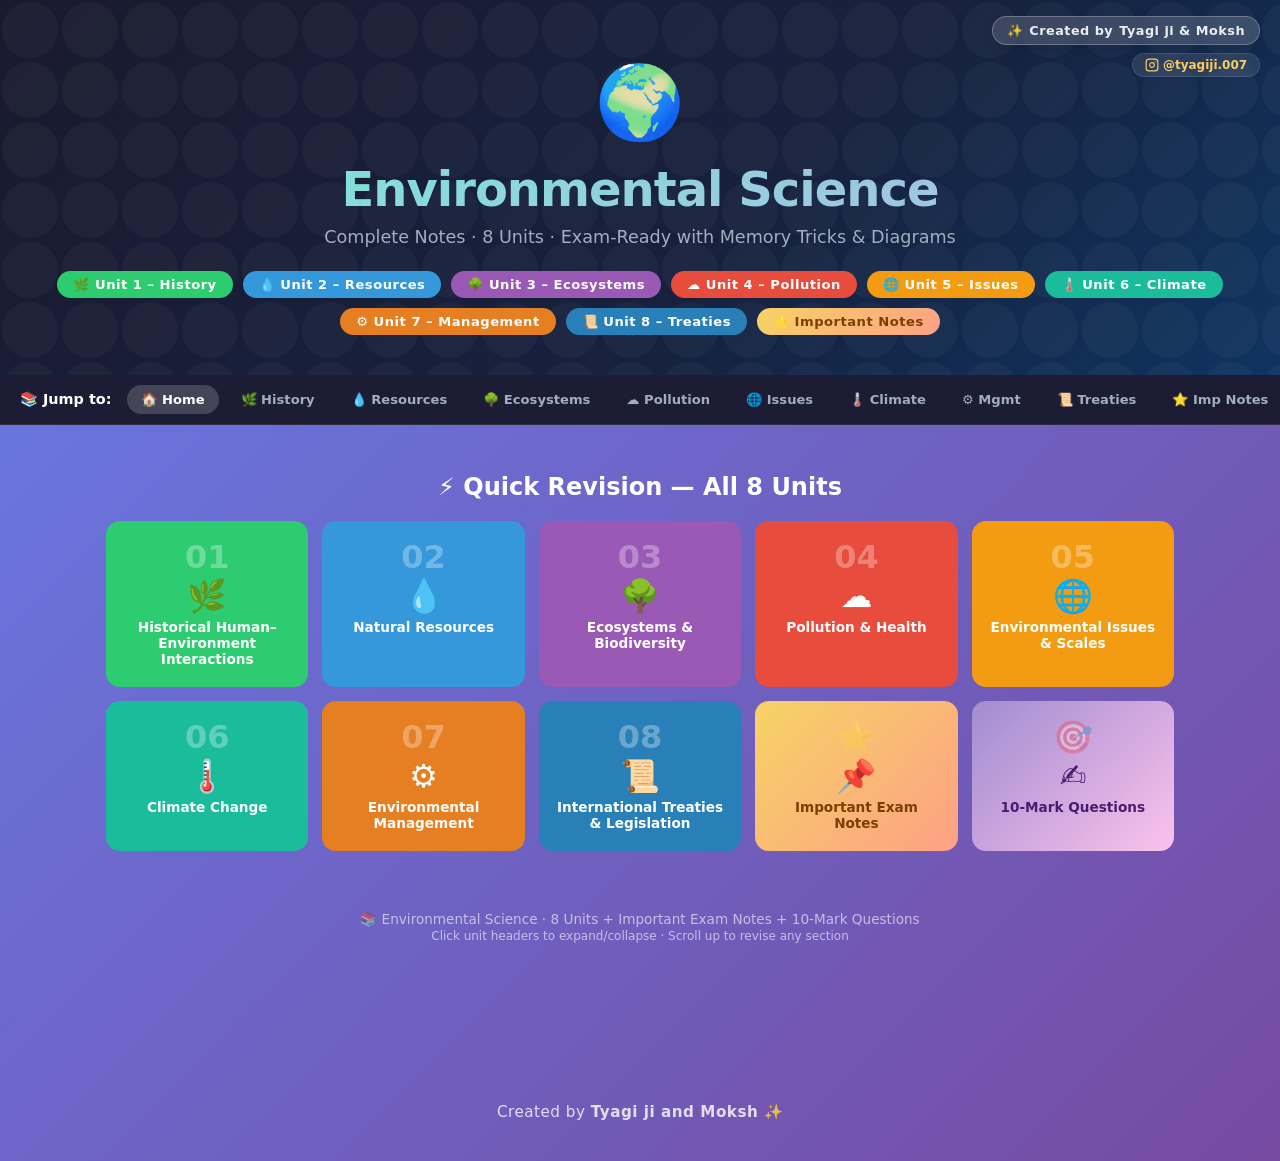
<file: index.html>
<!DOCTYPE html>
<html lang="en">
<head>
<meta charset="UTF-8" />
<meta name="viewport" content="width=device-width, initial-scale=1.0"/>
<title>Environmental Science – Complete Notes</title>
<link rel="stylesheet" href="styles.css">
</head>
<body>

<div id="progress-bar"></div>

<!-- ═══ HERO ═══ -->
<div class="hero">
  <div class="creator-badge">
    <div style="color: rgba(255,255,255,0.9); font-size: 0.8rem; font-weight: 600; letter-spacing: 0.5px; background: rgba(255,255,255,0.15); padding: 6px 14px; border-radius: 20px; backdrop-filter: blur(8px); border: 1px solid rgba(255,255,255,0.25); box-shadow: 0 4px 12px rgba(0,0,0,0.1); display: flex; align-items: center; gap: 6px;">
      <span>✨</span> Created by <strong>Tyagi ji & Moksh</strong>
    </div>
    <a href="https://www.instagram.com/tyagiji.007?igsh=Y2Z2Y2h0eHlocXIy" target="_blank" style="color: #fccc63; text-decoration: none; font-size: 0.75rem; font-weight: 700; background: rgba(255,255,255,0.1); padding: 4px 12px; border-radius: 12px; backdrop-filter: blur(4px); border: 1px solid rgba(255,255,255,0.1); display: flex; align-items: center; gap: 4px;">
      <svg width="14" height="14" viewBox="0 0 24 24" fill="none" stroke="currentColor" stroke-width="2" stroke-linecap="round" stroke-linejoin="round"><rect x="2" y="2" width="20" height="20" rx="5" ry="5"></rect><path d="M16 11.37A4 4 0 1 1 12.63 8 4 4 0 0 1 16 11.37z"></path><line x1="17.5" y1="6.5" x2="17.51" y2="6.5"></line></svg>
      @tyagiji.007
    </a>
  </div>
  <span class="hero-icon">🌍</span>
  <h1>Environmental Science</h1>
  <p>Complete Notes · 8 Units · Exam-Ready with Memory Tricks &amp; Diagrams</p>
  <div class="badge-row">
    <span class="badge" style="background:var(--u1)">🌿 Unit 1 – History</span>
    <span class="badge" style="background:var(--u2)">💧 Unit 2 – Resources</span>
    <span class="badge" style="background:var(--u3)">🌳 Unit 3 – Ecosystems</span>
    <span class="badge" style="background:var(--u4)">☁️ Unit 4 – Pollution</span>
    <span class="badge" style="background:var(--u5)">🌐 Unit 5 – Issues</span>
    <span class="badge" style="background:var(--u6)">🌡️ Unit 6 – Climate</span>
    <span class="badge" style="background:var(--u7)">⚙️ Unit 7 – Management</span>
    <span class="badge" style="background:var(--u8)">📜 Unit 8 – Treaties</span>
    <span class="badge" style="background:linear-gradient(135deg,#f6d365,#fda085);color:#7b3f00">⭐ Important Notes</span>
  </div>
</div>

<!-- ═══ STICKY NAV ═══ -->
<nav class="nav-wrap">
  <span class="nav-title">📚 Jump to:</span>
  <a href="index.html">🏠 Home</a>
  <a href="unit1.html">🌿 History</a>
  <a href="unit2.html">💧 Resources</a>
  <a href="unit3.html">🌳 Ecosystems</a>
  <a href="unit4.html">☁️ Pollution</a>
  <a href="unit5.html">🌐 Issues</a>
  <a href="unit6.html">🌡️ Climate</a>
  <a href="unit7.html">⚙️ Mgmt</a>
  <a href="unit8.html">📜 Treaties</a>
  <a href="impnotes.html">⭐ Imp Notes</a>
  <a href="tenmark.html">🎯 10-Mark Qs</a>
  <a href="index.html">⚡ Quick Rev</a>
</nav>

<div class="wrapper">
<div id="quickrev" style="margin-top:16px">
  <h2 style="text-align:center;color:#fff;margin-bottom:20px;font-size:1.5rem">
    ⚡ Quick Revision — All 8 Units
  </h2>
  <div class="qr-grid">
    <a class="qr-card bg-u1" href="unit1.html"><div class="qrc-num">01</div><span class="qrc-icon">🌿</span><div class="qrc-label">Historical Human–Environment Interactions</div></a>
    <a class="qr-card bg-u2" href="unit2.html"><div class="qrc-num">02</div><span class="qrc-icon">💧</span><div class="qrc-label">Natural Resources</div></a>
    <a class="qr-card bg-u3" href="unit3.html"><div class="qrc-num">03</div><span class="qrc-icon">🌳</span><div class="qrc-label">Ecosystems &amp; Biodiversity</div></a>
    <a class="qr-card bg-u4" href="unit4.html"><div class="qrc-num">04</div><span class="qrc-icon">☁️</span><div class="qrc-label">Pollution &amp; Health</div></a>
    <a class="qr-card bg-u5" href="unit5.html"><div class="qrc-num">05</div><span class="qrc-icon">🌐</span><div class="qrc-label">Environmental Issues &amp; Scales</div></a>
    <a class="qr-card bg-u6" href="unit6.html"><div class="qrc-num">06</div><span class="qrc-icon">🌡️</span><div class="qrc-label">Climate Change</div></a>
    <a class="qr-card bg-u7" href="unit7.html"><div class="qrc-num">07</div><span class="qrc-icon">⚙️</span><div class="qrc-label">Environmental Management</div></a>
    <a class="qr-card bg-u8" href="unit8.html"><div class="qrc-num">08</div><span class="qrc-icon">📜</span><div class="qrc-label">International Treaties &amp; Legislation</div></a>
    <a class="qr-card" style="background:linear-gradient(135deg,#f6d365,#fda085);color:#7b3f00" href="impnotes.html"><div class="qrc-num" style="color:#7b3f00">⭐</div><span class="qrc-icon">📌</span><div class="qrc-label">Important Exam Notes</div></a>
    <a class="qr-card" style="background:linear-gradient(135deg,#a18cd1,#fbc2eb);color:#4a1c6f" href="tenmark.html"><div class="qrc-num" style="color:#4a1c6f">🎯</div><span class="qrc-icon">✍️</span><div class="qrc-label">10-Mark Questions</div></a>
  </div>
</div>

<div style="text-align:center;color:rgba(255,255,255,.6);margin-top:40px;font-size:.85rem;padding:20px">
  📚 Environmental Science · 8 Units + Important Exam Notes + 10-Mark Questions<br>
  <span style="font-size:.75rem">Click unit headers to expand/collapse · Scroll up to revise any section</span>
</div>


</div>


<div style="text-align:center;color:rgba(255,255,255,.8);margin-top:40px;margin-bottom:20px;font-size:.95rem;padding:20px;width:100%;letter-spacing:0.5px;">
  Created by <strong>Tyagi ji and Moksh</strong> ✨
</div>

<button id="scrollTop" onclick="window.scrollTo({top:0,behavior:'smooth'})">⬆</button>

<script src="main.js"></script>
</body>
</html>
</file>
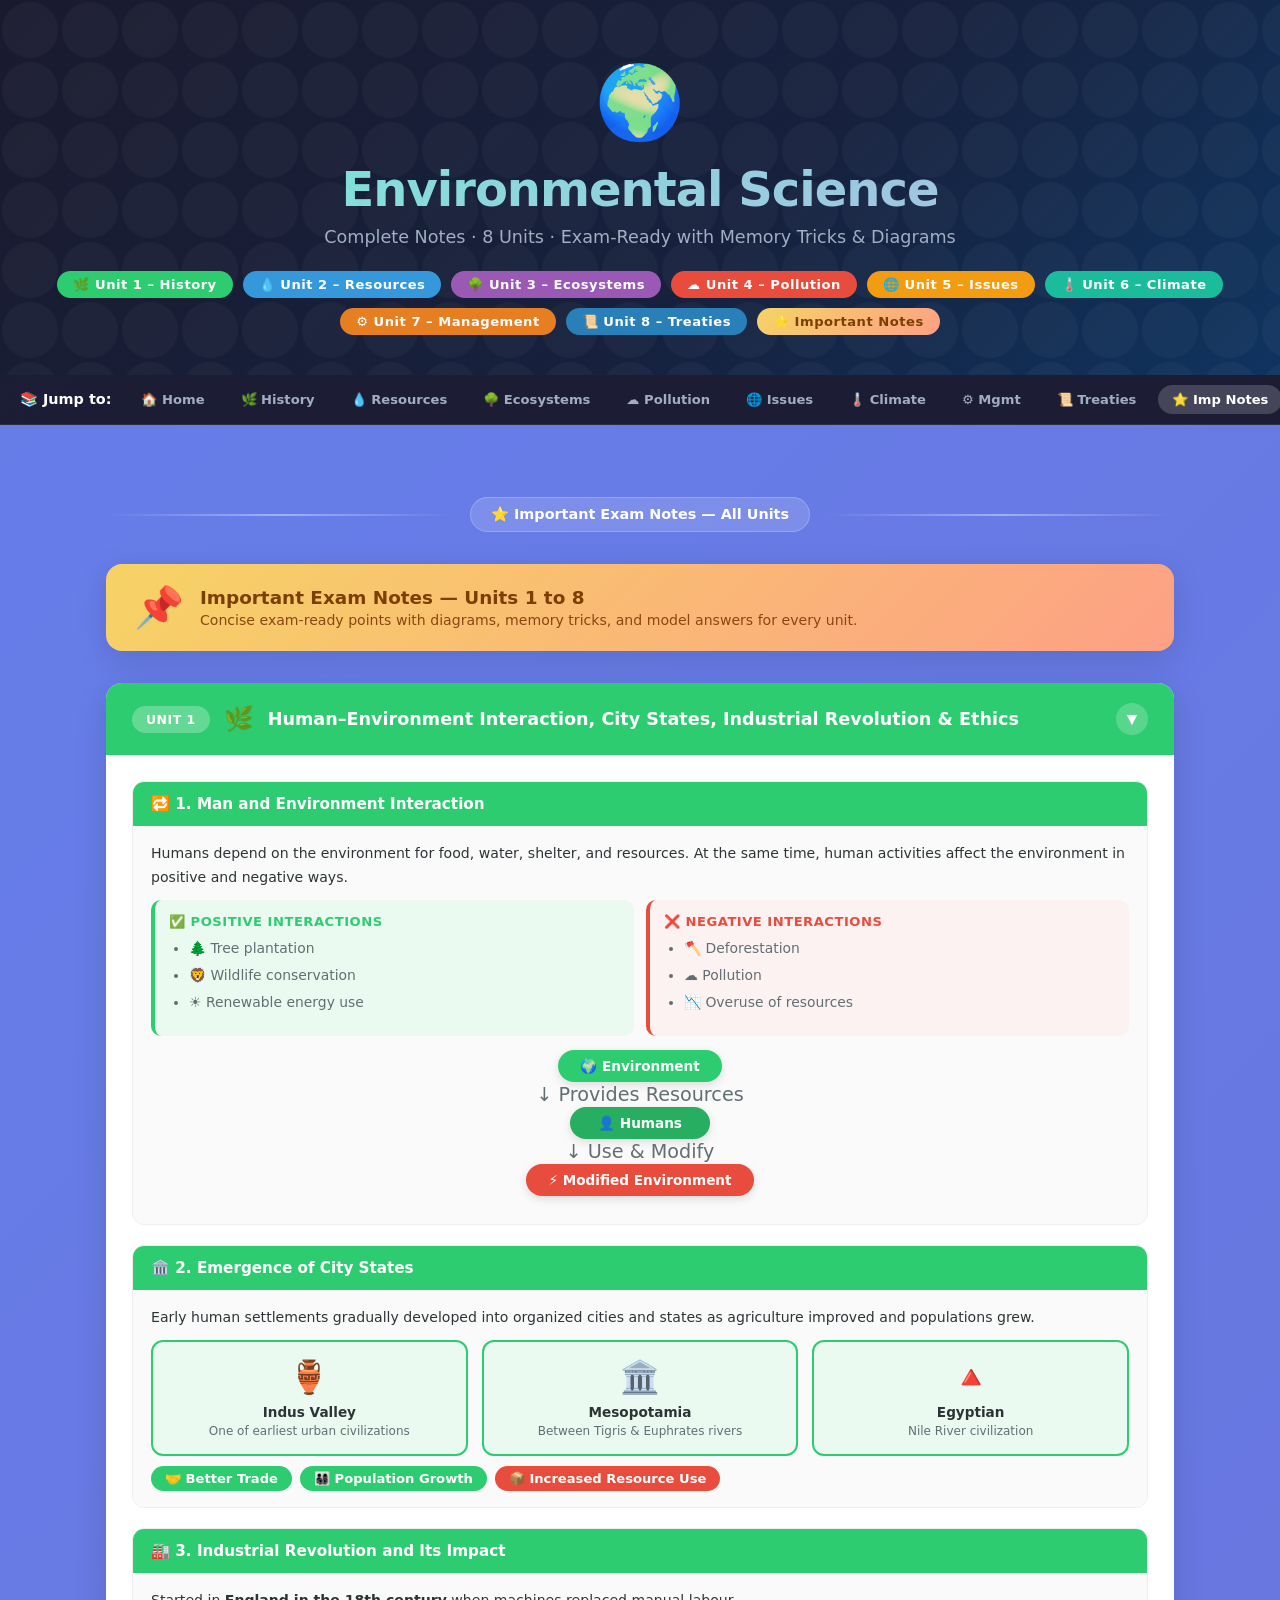
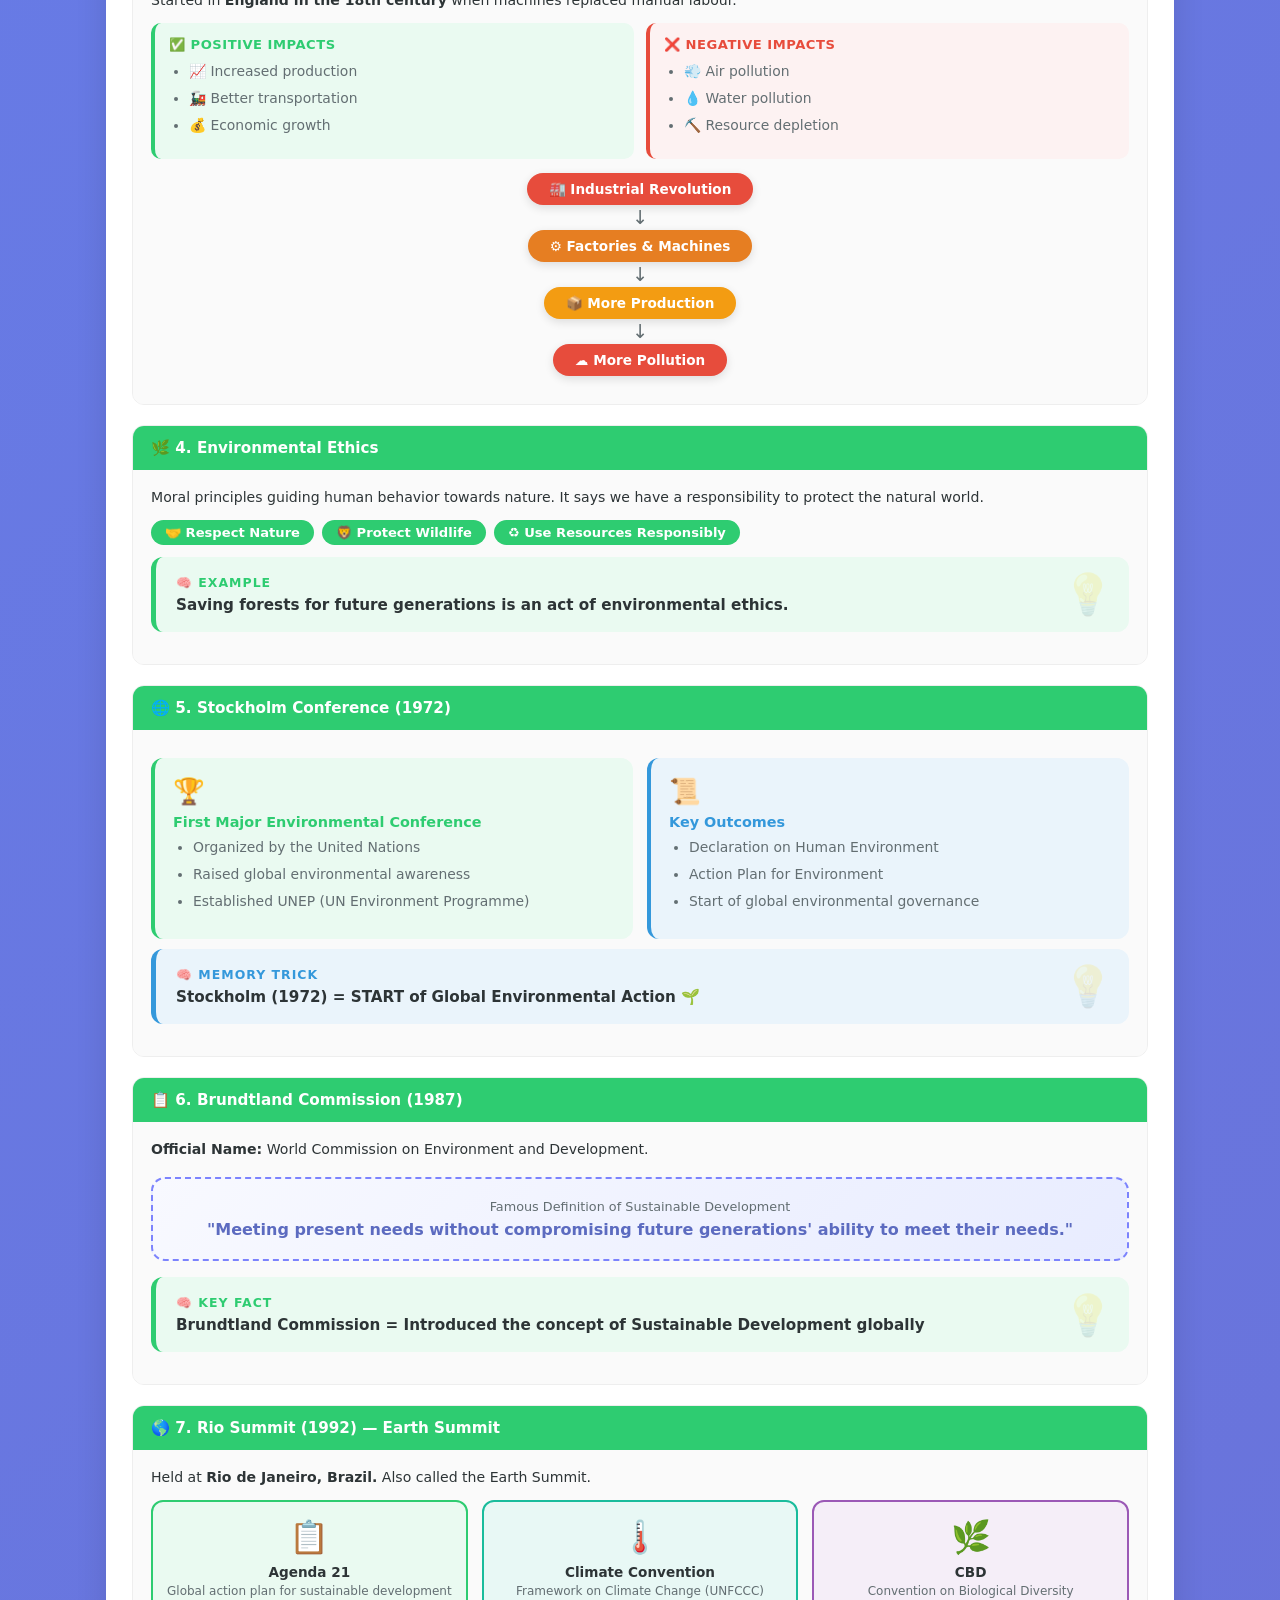
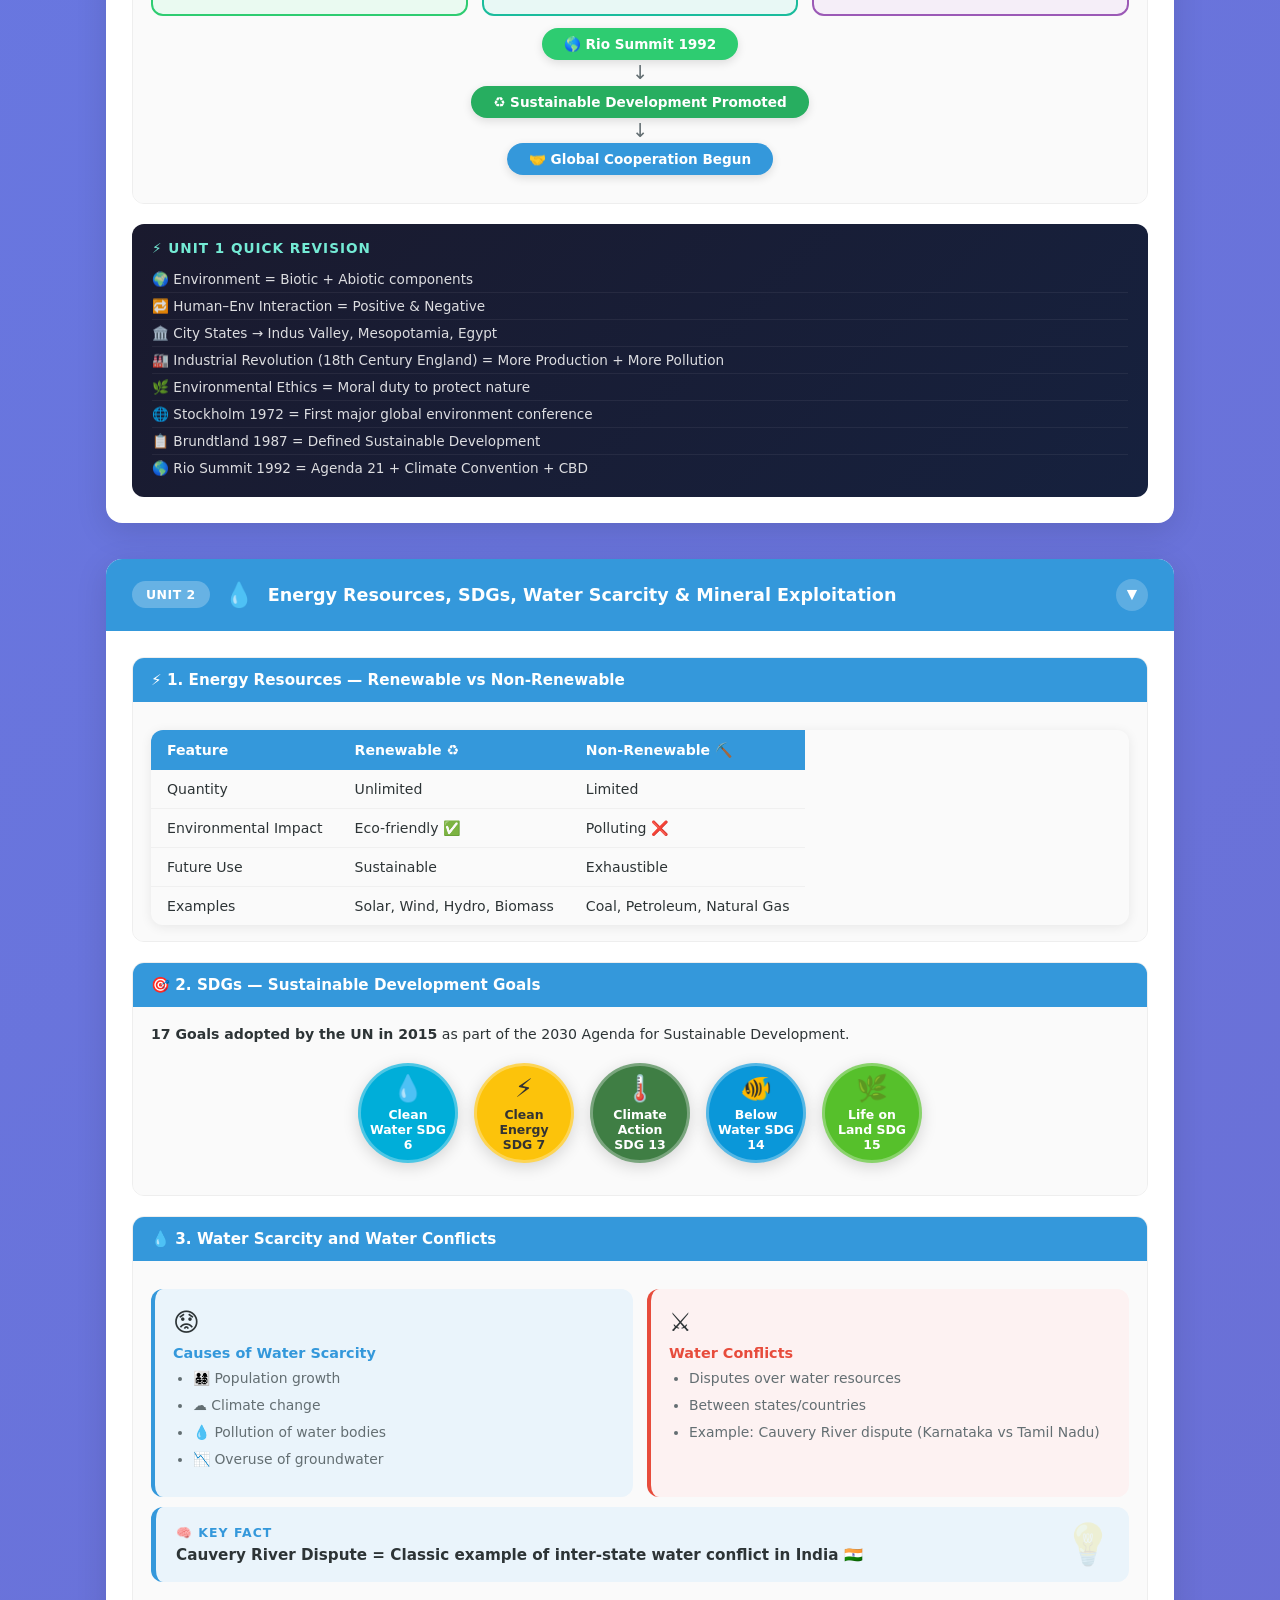
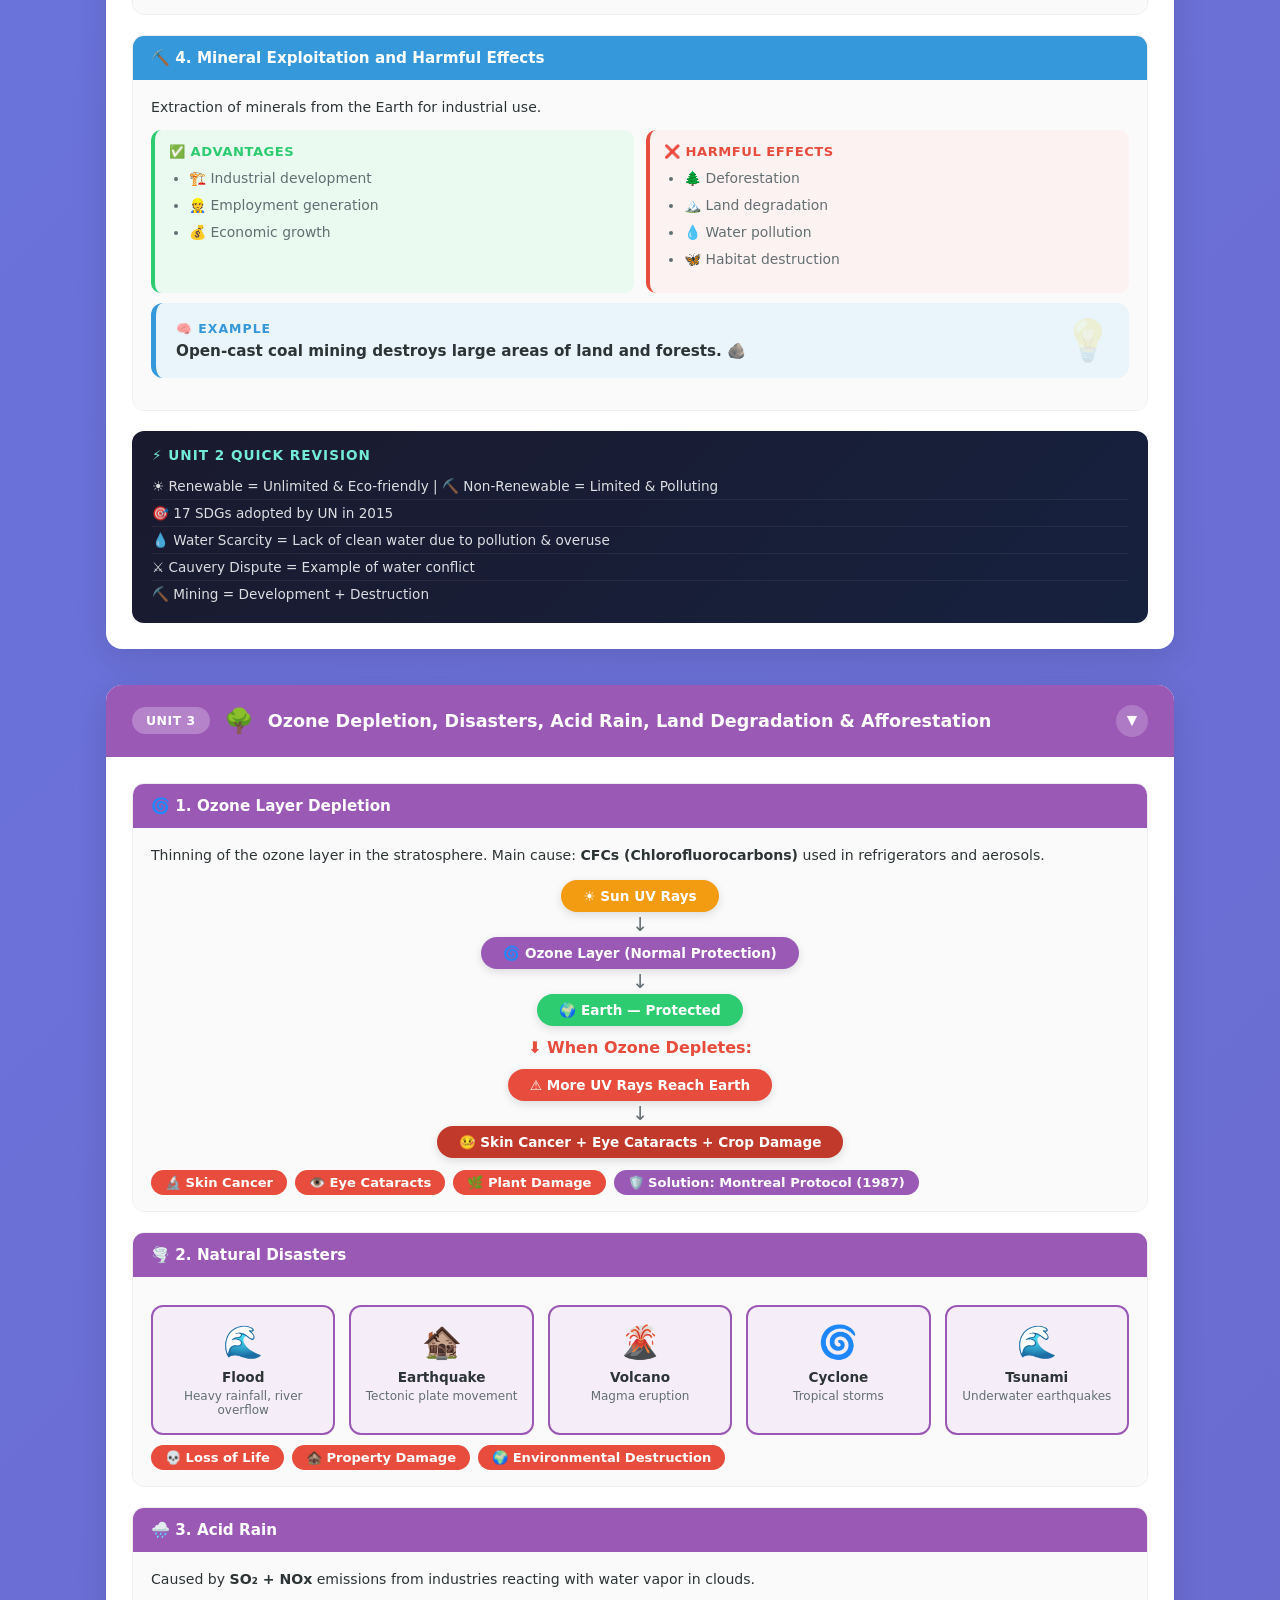
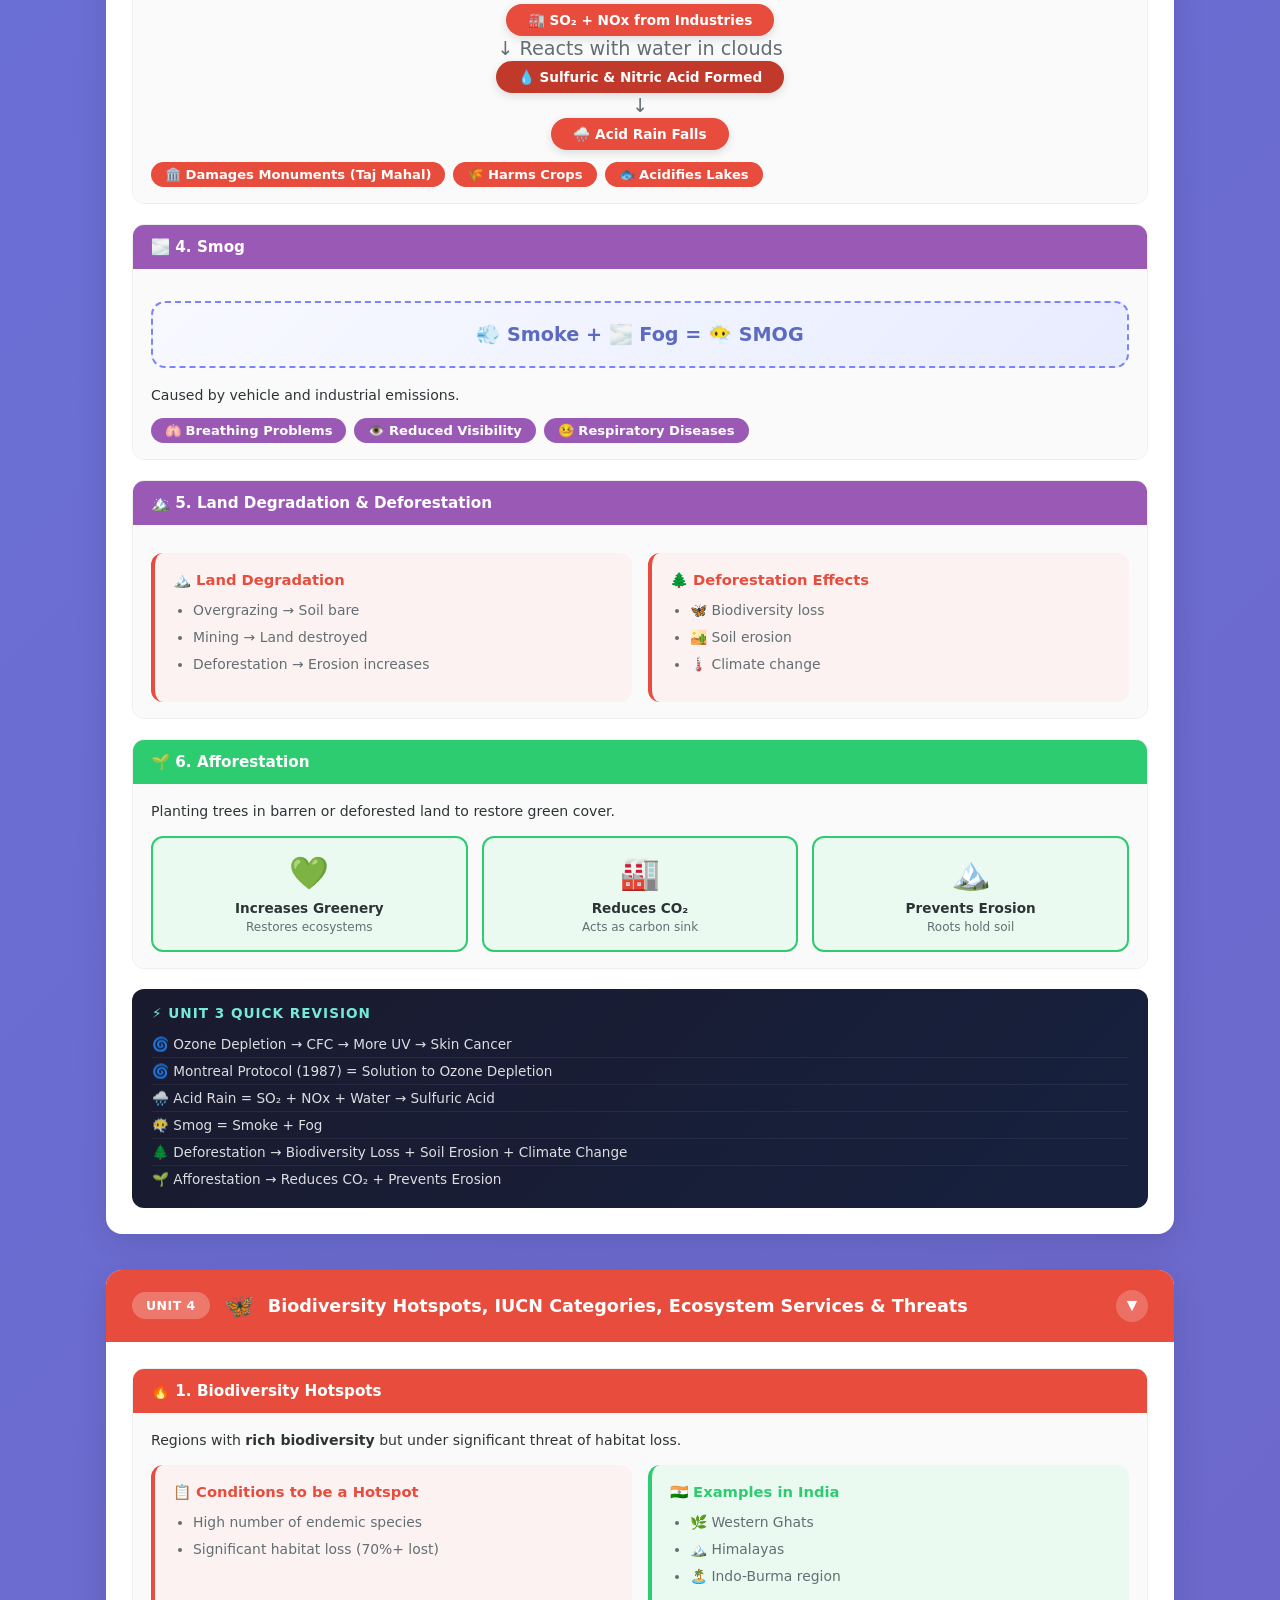
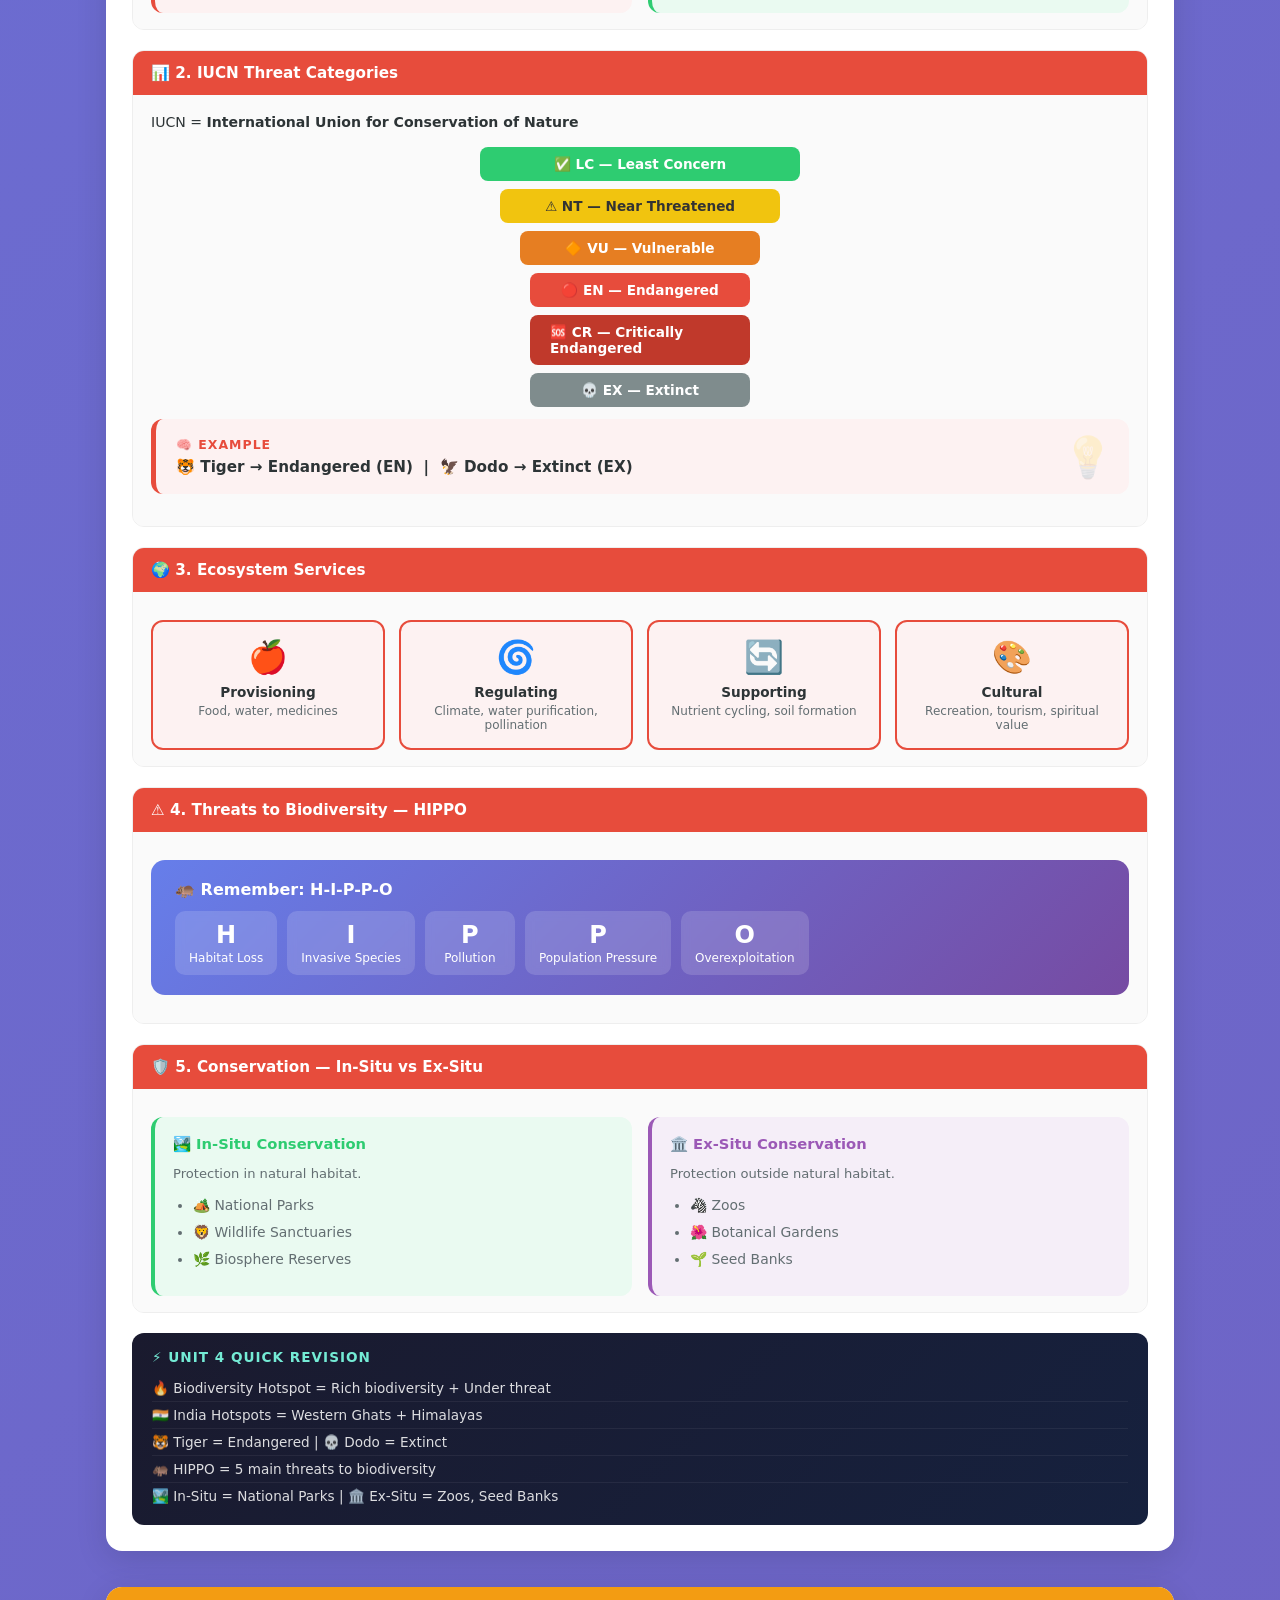
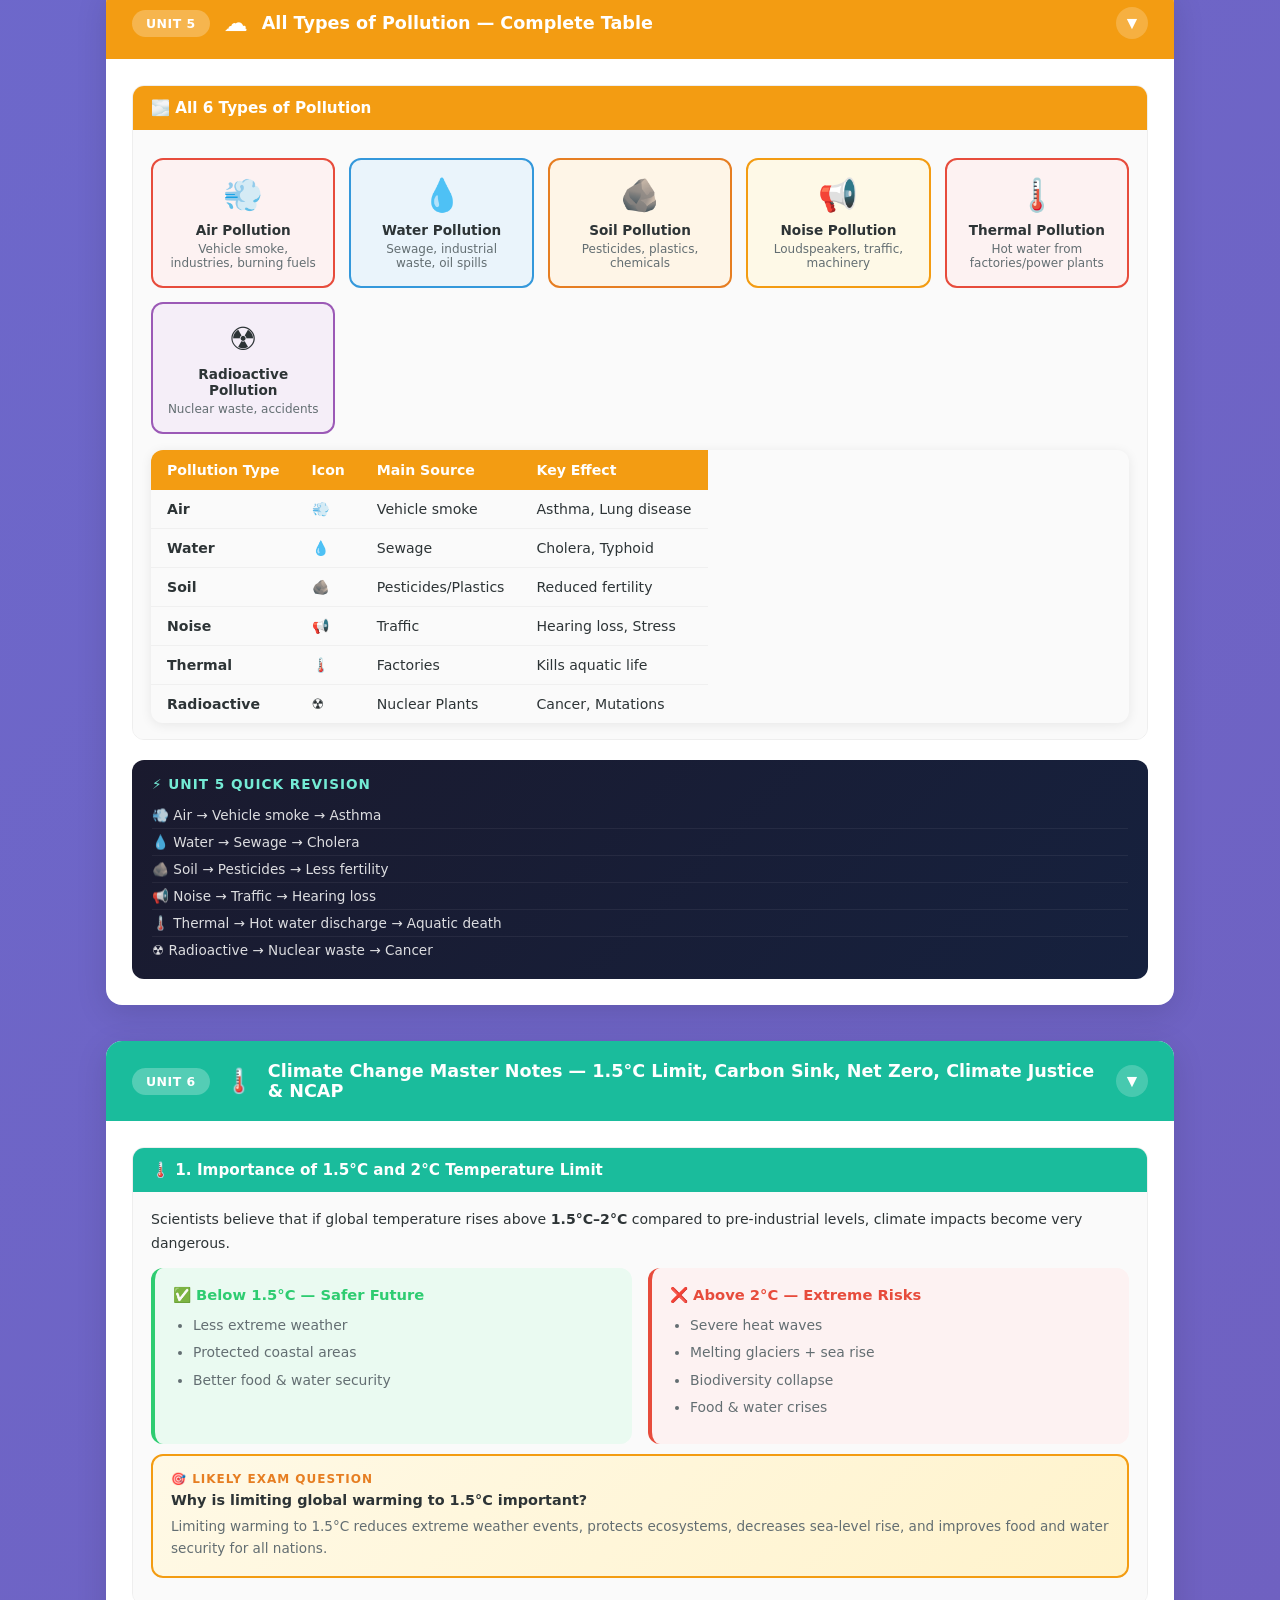
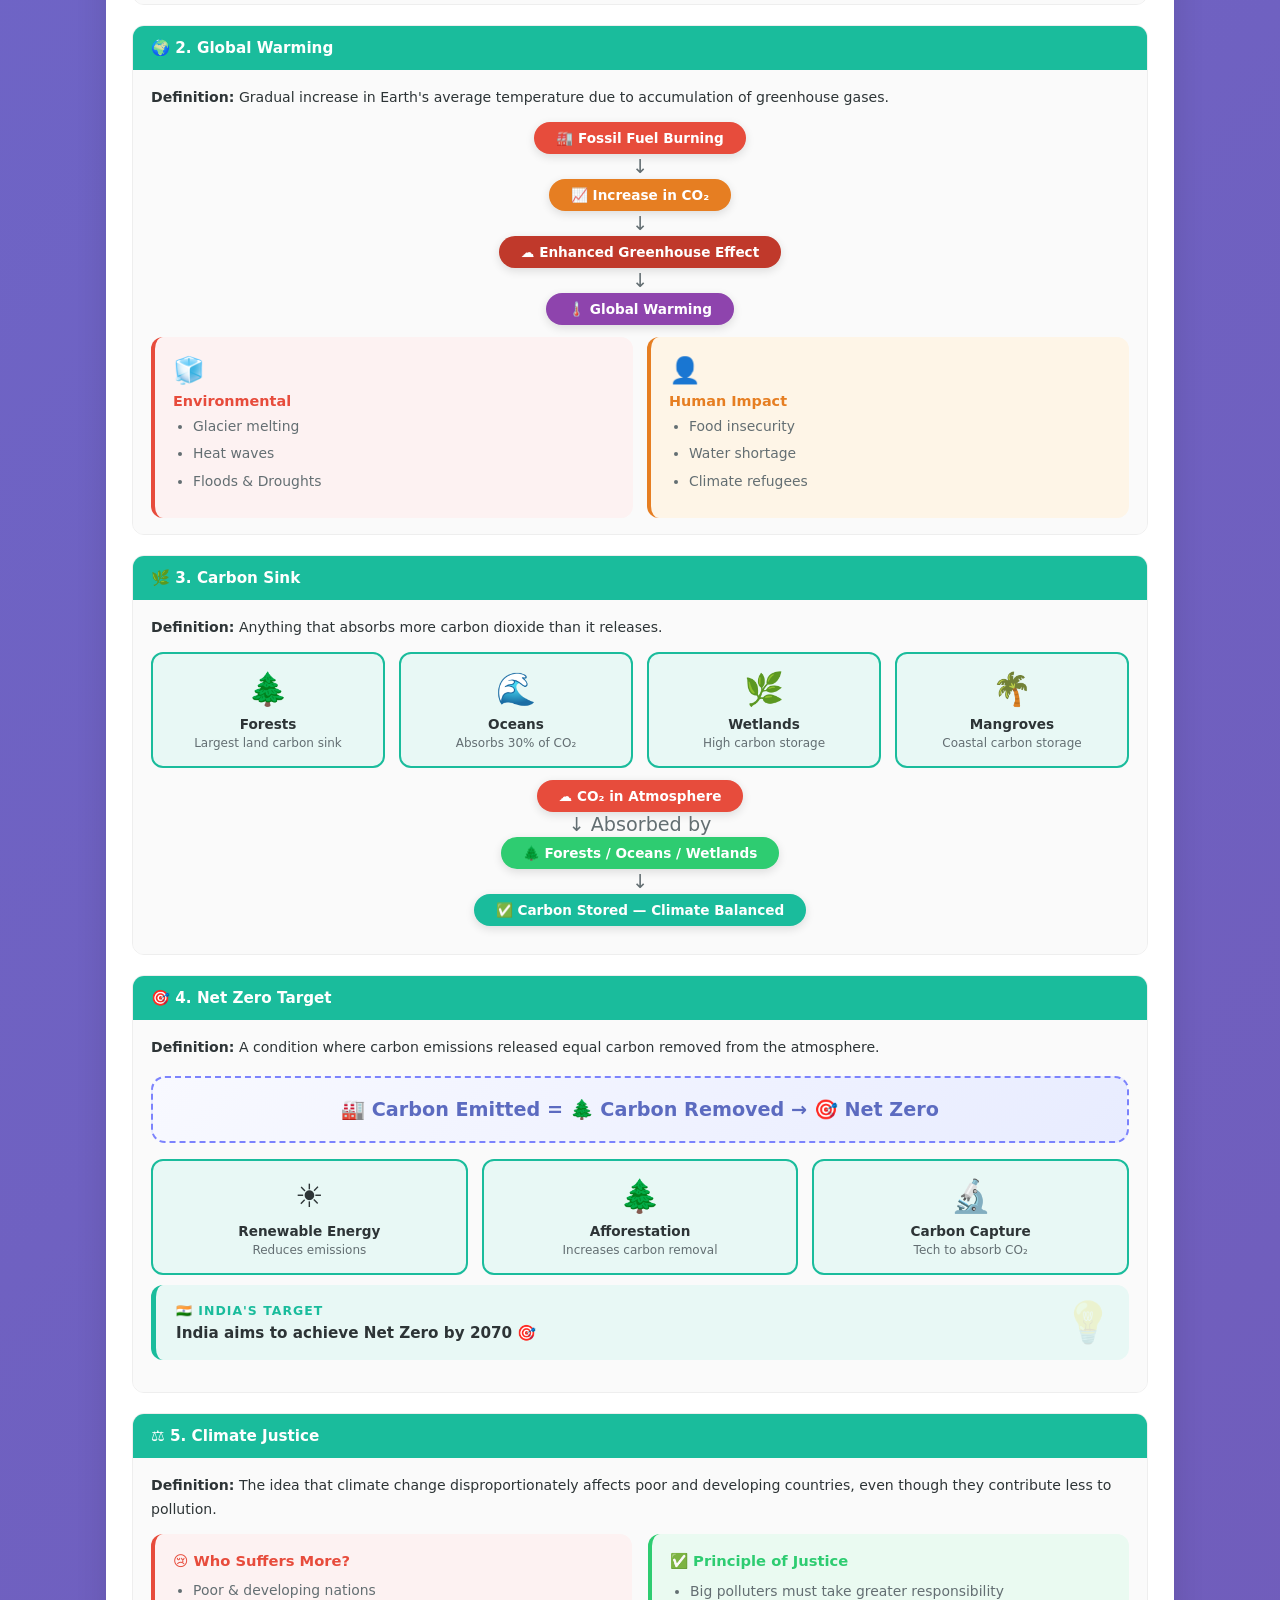
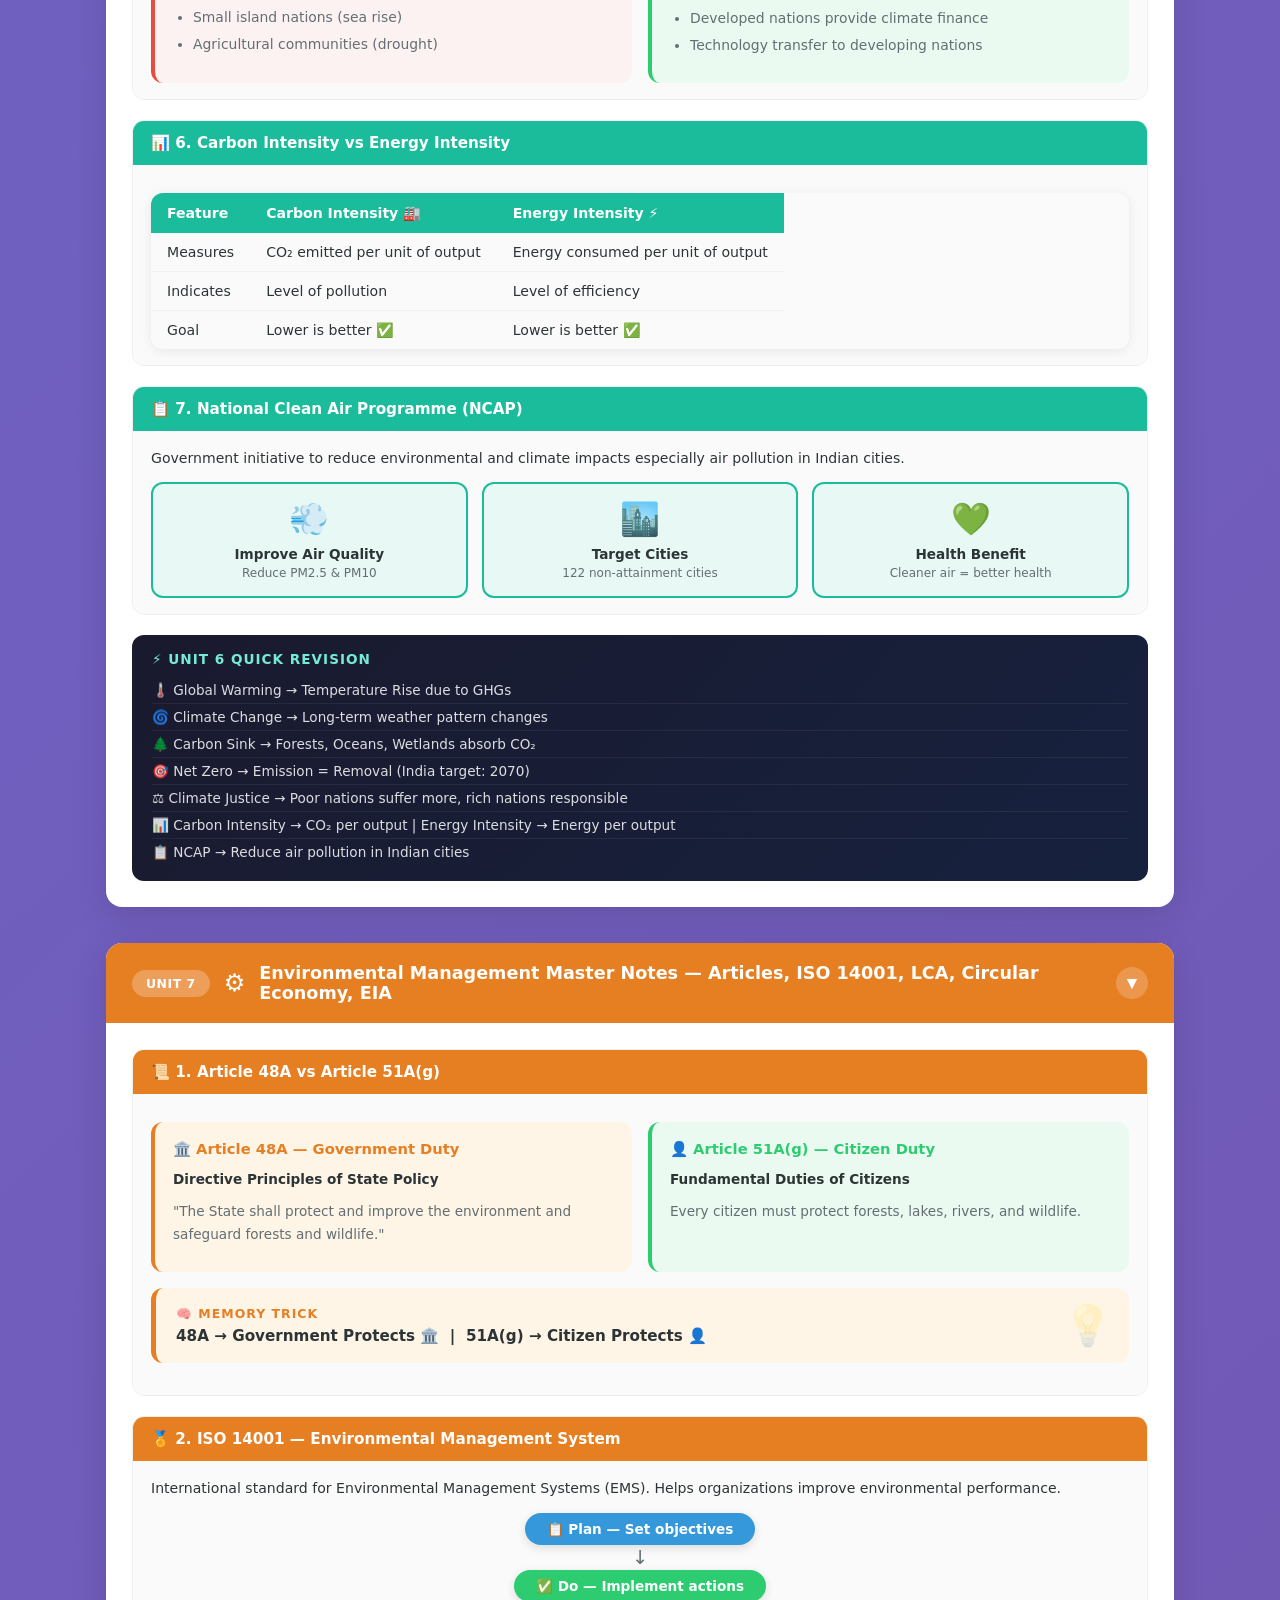
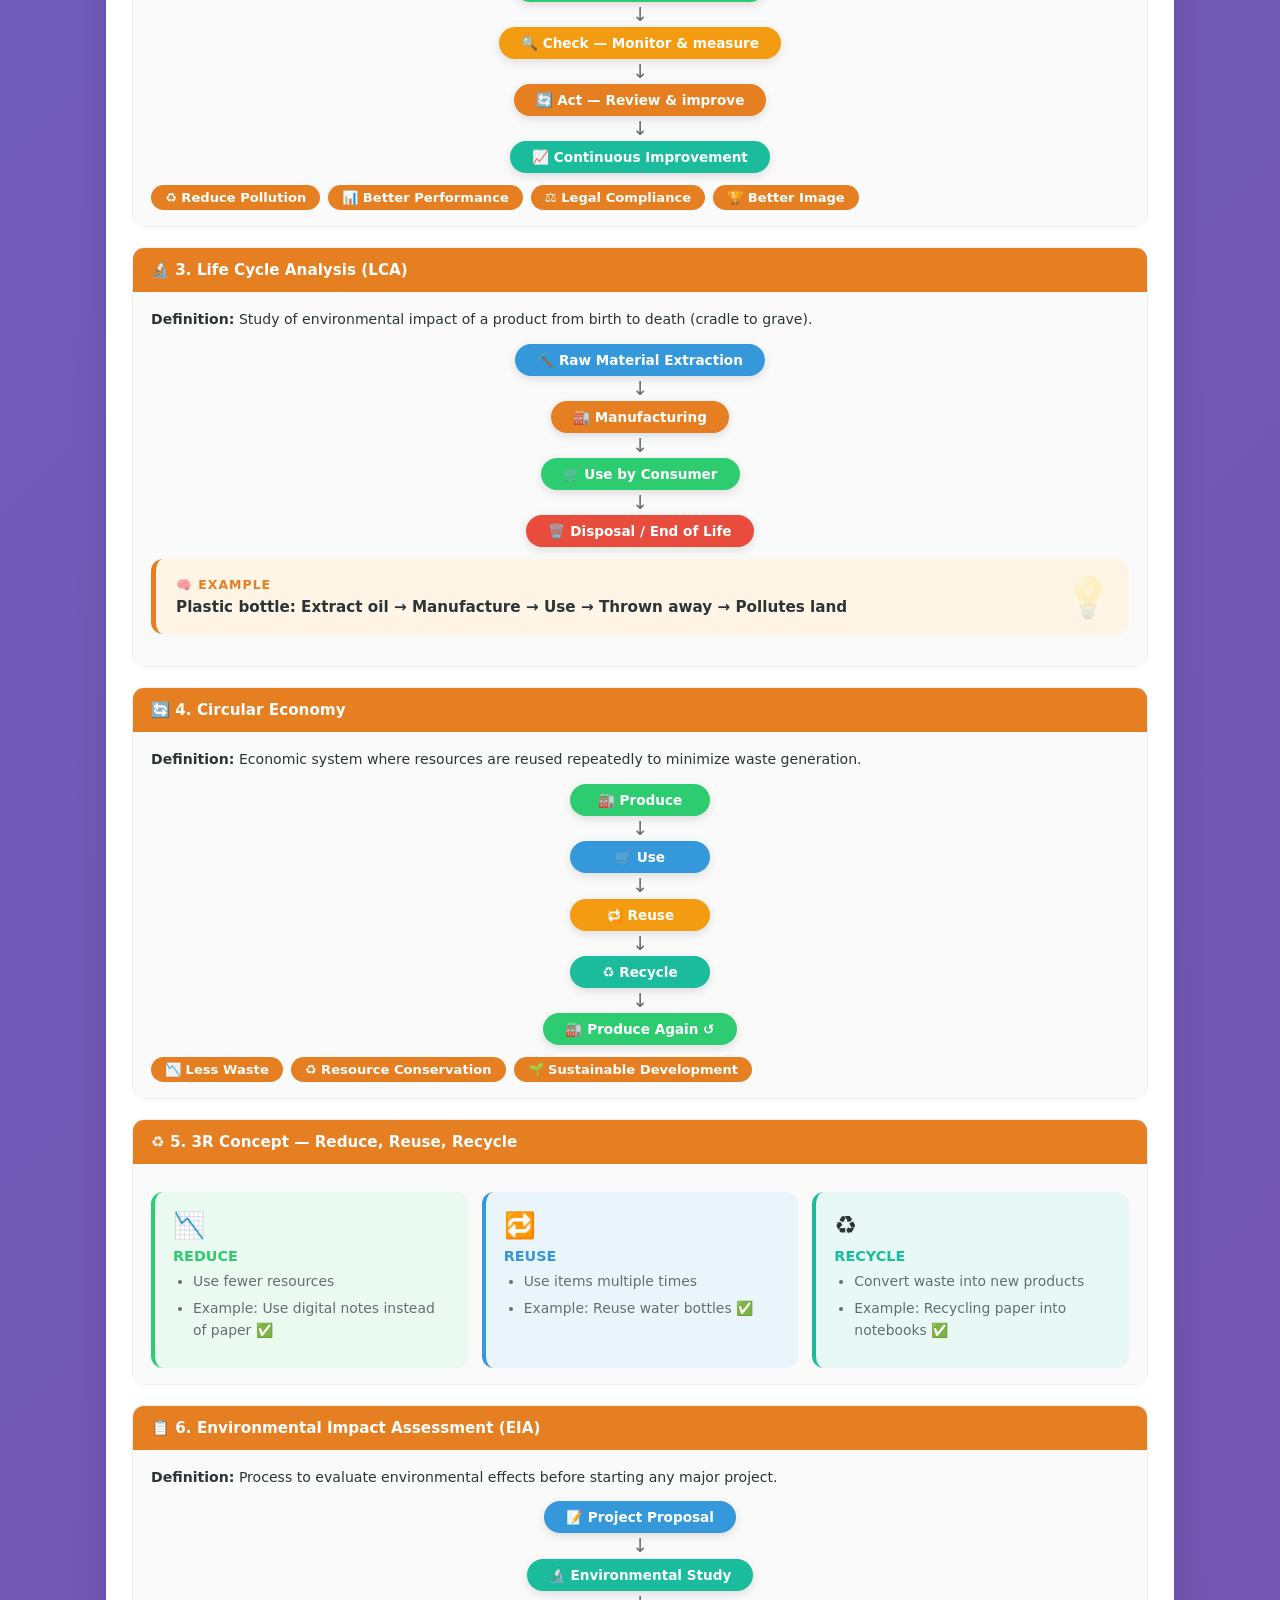
<file: impnotes.html>
<!DOCTYPE html>
<html lang="en">
<head>
<meta charset="UTF-8" />
<meta name="viewport" content="width=device-width, initial-scale=1.0"/>
<title>Environmental Science – Complete Notes</title>
<link rel="stylesheet" href="styles.css">
</head>
<body>

<div id="progress-bar"></div>

<!-- ═══ HERO ═══ -->
<div class="hero">
  <span class="hero-icon">🌍</span>
  <h1>Environmental Science</h1>
  <p>Complete Notes · 8 Units · Exam-Ready with Memory Tricks &amp; Diagrams</p>
  <div class="badge-row">
    <span class="badge" style="background:var(--u1)">🌿 Unit 1 – History</span>
    <span class="badge" style="background:var(--u2)">💧 Unit 2 – Resources</span>
    <span class="badge" style="background:var(--u3)">🌳 Unit 3 – Ecosystems</span>
    <span class="badge" style="background:var(--u4)">☁️ Unit 4 – Pollution</span>
    <span class="badge" style="background:var(--u5)">🌐 Unit 5 – Issues</span>
    <span class="badge" style="background:var(--u6)">🌡️ Unit 6 – Climate</span>
    <span class="badge" style="background:var(--u7)">⚙️ Unit 7 – Management</span>
    <span class="badge" style="background:var(--u8)">📜 Unit 8 – Treaties</span>
    <span class="badge" style="background:linear-gradient(135deg,#f6d365,#fda085);color:#7b3f00">⭐ Important Notes</span>
  </div>
</div>

<!-- ═══ STICKY NAV ═══ -->
<nav class="nav-wrap">
  <span class="nav-title">📚 Jump to:</span>
  <a href="index.html">🏠 Home</a>
  <a href="unit1.html">🌿 History</a>
  <a href="unit2.html">💧 Resources</a>
  <a href="unit3.html">🌳 Ecosystems</a>
  <a href="unit4.html">☁️ Pollution</a>
  <a href="unit5.html">🌐 Issues</a>
  <a href="unit6.html">🌡️ Climate</a>
  <a href="unit7.html">⚙️ Mgmt</a>
  <a href="unit8.html">📜 Treaties</a>
  <a href="impnotes.html">⭐ Imp Notes</a>
  <a href="tenmark.html">🎯 10-Mark Qs</a>
  <a href="index.html">⚡ Quick Rev</a>
</nav>

<div class="wrapper">
<div class="section-divider" id="impnotes">
  <span>⭐ Important Exam Notes — All Units</span>
</div>

<div class="imp-banner">
  <div class="imp-banner-icon">📌</div>
  <div class="imp-banner-text">
    <h3>Important Exam Notes — Units 1 to 8</h3>
    <p>Concise exam-ready points with diagrams, memory tricks, and model answers for every unit.</p>
  </div>
</div>

<!-- ─── IMP UNIT 1 ─── -->
<div class="imp-unit-card">
  <div class="imp-unit-header bg-u1" onclick="toggleImp(this)">
    <span class="imp-unit-badge">UNIT 1</span>
    <span style="font-size:1.5rem">🌿</span>
    <h3>Human–Environment Interaction, City States, Industrial Revolution &amp; Ethics</h3>
    <button class="toggle-btn">▼</button>
  </div>
  <div class="imp-unit-body">

    <!-- Topic 1 -->
    <div class="imp-topic">
      <div class="imp-topic-head bg-u1">🔁 1. Man and Environment Interaction</div>
      <div class="imp-topic-body">
        <p>Humans depend on the environment for food, water, shelter, and resources. At the same time, human activities affect the environment in positive and negative ways.</p>
        <div class="pos-neg-grid">
          <div class="pos-card">
            <h5>✅ Positive Interactions</h5>
            <ul><li>🌲 Tree plantation</li><li>🦁 Wildlife conservation</li><li>☀️ Renewable energy use</li></ul>
          </div>
          <div class="neg-card">
            <h5>❌ Negative Interactions</h5>
            <ul><li>🪓 Deforestation</li><li>☁️ Pollution</li><li>📉 Overuse of resources</li></ul>
          </div>
        </div>
        <div class="imp-flow" style="margin-top:14px">
          <div class="imp-flow-node bg-u1">🌍 Environment</div>
          <div class="imp-flow-arrow">↓ Provides Resources</div>
          <div class="imp-flow-node" style="background:#27ae60">👤 Humans</div>
          <div class="imp-flow-arrow">↓ Use &amp; Modify</div>
          <div class="imp-flow-node bg-u4">⚡ Modified Environment</div>
        </div>
      </div>
    </div>

    <!-- Topic 2 -->
    <div class="imp-topic">
      <div class="imp-topic-head bg-u1">🏛️ 2. Emergence of City States</div>
      <div class="imp-topic-body">
        <p>Early human settlements gradually developed into organized cities and states as agriculture improved and populations grew.</p>
        <div class="info-grid" style="margin-top:10px">
          <div class="info-card light-u1"><span class="ic-icon">🏺</span><div class="ic-label">Indus Valley</div><div class="ic-sub">One of earliest urban civilizations</div></div>
          <div class="info-card light-u1"><span class="ic-icon">🏛️</span><div class="ic-label">Mesopotamia</div><div class="ic-sub">Between Tigris &amp; Euphrates rivers</div></div>
          <div class="info-card light-u1"><span class="ic-icon">🔺</span><div class="ic-label">Egyptian</div><div class="ic-sub">Nile River civilization</div></div>
        </div>
        <div class="tag-list" style="margin-top:10px">
          <span class="tag bg-u1">🤝 Better Trade</span>
          <span class="tag bg-u1">👨‍👩‍👧‍👦 Population Growth</span>
          <span class="tag bg-u4">📦 Increased Resource Use</span>
        </div>
      </div>
    </div>

    <!-- Topic 3 -->
    <div class="imp-topic">
      <div class="imp-topic-head bg-u1">🏭 3. Industrial Revolution and Its Impact</div>
      <div class="imp-topic-body">
        <p>Started in <strong>England in the 18th century</strong> when machines replaced manual labour.</p>
        <div class="pos-neg-grid">
          <div class="pos-card">
            <h5>✅ Positive Impacts</h5>
            <ul><li>📈 Increased production</li><li>🚂 Better transportation</li><li>💰 Economic growth</li></ul>
          </div>
          <div class="neg-card">
            <h5>❌ Negative Impacts</h5>
            <ul><li>💨 Air pollution</li><li>💧 Water pollution</li><li>⛏️ Resource depletion</li></ul>
          </div>
        </div>
        <div class="imp-flow" style="margin-top:14px">
          <div class="imp-flow-node bg-u4">🏭 Industrial Revolution</div>
          <div class="imp-flow-arrow">↓</div>
          <div class="imp-flow-node" style="background:#e67e22">⚙️ Factories &amp; Machines</div>
          <div class="imp-flow-arrow">↓</div>
          <div class="imp-flow-node" style="background:#f39c12">📦 More Production</div>
          <div class="imp-flow-arrow">↓</div>
          <div class="imp-flow-node bg-u4">☁️ More Pollution</div>
        </div>
      </div>
    </div>

    <!-- Topic 4 -->
    <div class="imp-topic">
      <div class="imp-topic-head bg-u1">🌿 4. Environmental Ethics</div>
      <div class="imp-topic-body">
        <p>Moral principles guiding human behavior towards nature. It says we have a responsibility to protect the natural world.</p>
        <div class="tag-list">
          <span class="tag bg-u1">🤝 Respect Nature</span>
          <span class="tag bg-u1">🦁 Protect Wildlife</span>
          <span class="tag bg-u1">♻️ Use Resources Responsibly</span>
        </div>
        <div class="memory-box" style="background:#eafaf1;border-color:var(--u1);margin-top:12px">
          <div class="mb-title text-u1">🧠 Example</div>
          <div class="mb-content">Saving forests for future generations is an act of environmental ethics.</div>
        </div>
      </div>
    </div>

    <!-- Topic 5 -->
    <div class="imp-topic">
      <div class="imp-topic-head bg-u1">🌐 5. Stockholm Conference (1972)</div>
      <div class="imp-topic-body">
        <div class="effect-row">
          <div class="effect-card light-u1"><span class="ec-icon">🏆</span><div class="ec-title text-u1">First Major Environmental Conference</div><ul><li>Organized by the United Nations</li><li>Raised global environmental awareness</li><li>Established UNEP (UN Environment Programme)</li></ul></div>
          <div class="effect-card light-u2"><span class="ec-icon">📜</span><div class="ec-title text-u2">Key Outcomes</div><ul><li>Declaration on Human Environment</li><li>Action Plan for Environment</li><li>Start of global environmental governance</li></ul></div>
        </div>
        <div class="memory-box" style="background:#eaf4fb;border-color:var(--u2);margin-top:10px">
          <div class="mb-title text-u2">🧠 Memory Trick</div>
          <div class="mb-content">Stockholm (1972) = START of Global Environmental Action 🌱</div>
        </div>
      </div>
    </div>

    <!-- Topic 6 -->
    <div class="imp-topic">
      <div class="imp-topic-head bg-u1">📋 6. Brundtland Commission (1987)</div>
      <div class="imp-topic-body">
        <p><strong>Official Name:</strong> World Commission on Environment and Development.</p>
        <div class="formula-box">
          <div style="font-size:.8rem;color:var(--muted);margin-bottom:6px">Famous Definition of Sustainable Development</div>
          <div class="formula-text" style="font-size:1rem">"Meeting present needs without compromising future generations' ability to meet their needs."</div>
        </div>
        <div class="memory-box" style="background:#eafaf1;border-color:var(--u1)">
          <div class="mb-title text-u1">🧠 Key Fact</div>
          <div class="mb-content">Brundtland Commission = Introduced the concept of Sustainable Development globally</div>
        </div>
      </div>
    </div>

    <!-- Topic 7 -->
    <div class="imp-topic">
      <div class="imp-topic-head bg-u1">🌎 7. Rio Summit (1992) — Earth Summit</div>
      <div class="imp-topic-body">
        <p>Held at <strong>Rio de Janeiro, Brazil.</strong> Also called the Earth Summit.</p>
        <div class="info-grid" style="margin-top:10px">
          <div class="info-card light-u1"><span class="ic-icon">📋</span><div class="ic-label">Agenda 21</div><div class="ic-sub">Global action plan for sustainable development</div></div>
          <div class="info-card light-u6"><span class="ic-icon">🌡️</span><div class="ic-label">Climate Convention</div><div class="ic-sub">Framework on Climate Change (UNFCCC)</div></div>
          <div class="info-card light-u3"><span class="ic-icon">🌿</span><div class="ic-label">CBD</div><div class="ic-sub">Convention on Biological Diversity</div></div>
        </div>
        <div class="imp-flow" style="margin-top:12px">
          <div class="imp-flow-node bg-u1">🌎 Rio Summit 1992</div>
          <div class="imp-flow-arrow">↓</div>
          <div class="imp-flow-node" style="background:#27ae60">♻️ Sustainable Development Promoted</div>
          <div class="imp-flow-arrow">↓</div>
          <div class="imp-flow-node bg-u2">🤝 Global Cooperation Begun</div>
        </div>
      </div>
    </div>

    <div class="qr-strip">
      <h4>⚡ Unit 1 Quick Revision</h4>
      <ul>
        <li>🌍 Environment = Biotic + Abiotic components</li>
        <li>🔁 Human–Env Interaction = Positive &amp; Negative</li>
        <li>🏛️ City States → Indus Valley, Mesopotamia, Egypt</li>
        <li>🏭 Industrial Revolution (18th Century England) = More Production + More Pollution</li>
        <li>🌿 Environmental Ethics = Moral duty to protect nature</li>
        <li>🌐 Stockholm 1972 = First major global environment conference</li>
        <li>📋 Brundtland 1987 = Defined Sustainable Development</li>
        <li>🌎 Rio Summit 1992 = Agenda 21 + Climate Convention + CBD</li>
      </ul>
    </div>
  </div>
</div>

<!-- ─── IMP UNIT 2 ─── -->
<div class="imp-unit-card">
  <div class="imp-unit-header bg-u2" onclick="toggleImp(this)">
    <span class="imp-unit-badge">UNIT 2</span>
    <span style="font-size:1.5rem">💧</span>
    <h3>Energy Resources, SDGs, Water Scarcity &amp; Mineral Exploitation</h3>
    <button class="toggle-btn">▼</button>
  </div>
  <div class="imp-unit-body">

    <div class="imp-topic">
      <div class="imp-topic-head bg-u2">⚡ 1. Energy Resources — Renewable vs Non-Renewable</div>
      <div class="imp-topic-body">
        <table class="styled-table">
          <thead><tr><th class="bg-u2">Feature</th><th class="bg-u2">Renewable ♻️</th><th class="bg-u2">Non-Renewable ⛏️</th></tr></thead>
          <tbody>
            <tr><td>Quantity</td><td>Unlimited</td><td>Limited</td></tr>
            <tr><td>Environmental Impact</td><td>Eco-friendly ✅</td><td>Polluting ❌</td></tr>
            <tr><td>Future Use</td><td>Sustainable</td><td>Exhaustible</td></tr>
            <tr><td>Examples</td><td>Solar, Wind, Hydro, Biomass</td><td>Coal, Petroleum, Natural Gas</td></tr>
          </tbody>
        </table>
      </div>
    </div>

    <div class="imp-topic">
      <div class="imp-topic-head bg-u2">🎯 2. SDGs — Sustainable Development Goals</div>
      <div class="imp-topic-body">
        <p><strong>17 Goals adopted by the UN in 2015</strong> as part of the 2030 Agenda for Sustainable Development.</p>
        <div class="circular-badges">
          <div class="c-badge" style="background:#00aed9"><span class="cb-icon">💧</span>Clean Water SDG 6</div>
          <div class="c-badge" style="background:#fcc30b;color:#333"><span class="cb-icon">⚡</span>Clean Energy SDG 7</div>
          <div class="c-badge" style="background:#3f7e44"><span class="cb-icon">🌡️</span>Climate Action SDG 13</div>
          <div class="c-badge" style="background:#0a97d9"><span class="cb-icon">🐠</span>Below Water SDG 14</div>
          <div class="c-badge" style="background:#56c02b"><span class="cb-icon">🌿</span>Life on Land SDG 15</div>
        </div>
      </div>
    </div>

    <div class="imp-topic">
      <div class="imp-topic-head bg-u2">💧 3. Water Scarcity and Water Conflicts</div>
      <div class="imp-topic-body">
        <div class="effect-row">
          <div class="effect-card light-u2"><span class="ec-icon">😟</span><div class="ec-title text-u2">Causes of Water Scarcity</div><ul><li>👨‍👩‍👧‍👦 Population growth</li><li>☁️ Climate change</li><li>💧 Pollution of water bodies</li><li>📉 Overuse of groundwater</li></ul></div>
          <div class="effect-card light-u4"><span class="ec-icon">⚔️</span><div class="ec-title text-u4">Water Conflicts</div><ul><li>Disputes over water resources</li><li>Between states/countries</li><li>Example: Cauvery River dispute (Karnataka vs Tamil Nadu)</li></ul></div>
        </div>
        <div class="memory-box" style="background:#eaf4fb;border-color:var(--u2);margin-top:10px">
          <div class="mb-title text-u2">🧠 Key Fact</div>
          <div class="mb-content">Cauvery River Dispute = Classic example of inter-state water conflict in India 🇮🇳</div>
        </div>
      </div>
    </div>

    <div class="imp-topic">
      <div class="imp-topic-head bg-u2">⛏️ 4. Mineral Exploitation and Harmful Effects</div>
      <div class="imp-topic-body">
        <p>Extraction of minerals from the Earth for industrial use.</p>
        <div class="pos-neg-grid">
          <div class="pos-card">
            <h5>✅ Advantages</h5>
            <ul><li>🏗️ Industrial development</li><li>👷 Employment generation</li><li>💰 Economic growth</li></ul>
          </div>
          <div class="neg-card">
            <h5>❌ Harmful Effects</h5>
            <ul><li>🌲 Deforestation</li><li>🏔️ Land degradation</li><li>💧 Water pollution</li><li>🦋 Habitat destruction</li></ul>
          </div>
        </div>
        <div class="memory-box" style="background:#eaf4fb;border-color:var(--u2);margin-top:10px">
          <div class="mb-title text-u2">🧠 Example</div>
          <div class="mb-content">Open-cast coal mining destroys large areas of land and forests. 🪨</div>
        </div>
      </div>
    </div>

    <div class="qr-strip">
      <h4>⚡ Unit 2 Quick Revision</h4>
      <ul>
        <li>☀️ Renewable = Unlimited &amp; Eco-friendly | ⛏️ Non-Renewable = Limited &amp; Polluting</li>
        <li>🎯 17 SDGs adopted by UN in 2015</li>
        <li>💧 Water Scarcity = Lack of clean water due to pollution &amp; overuse</li>
        <li>⚔️ Cauvery Dispute = Example of water conflict</li>
        <li>⛏️ Mining = Development + Destruction</li>
      </ul>
    </div>
  </div>
</div>

<!-- ─── IMP UNIT 3 ─── -->
<div class="imp-unit-card">
  <div class="imp-unit-header bg-u3" onclick="toggleImp(this)">
    <span class="imp-unit-badge">UNIT 3</span>
    <span style="font-size:1.5rem">🌳</span>
    <h3>Ozone Depletion, Disasters, Acid Rain, Land Degradation &amp; Afforestation</h3>
    <button class="toggle-btn">▼</button>
  </div>
  <div class="imp-unit-body">

    <div class="imp-topic">
      <div class="imp-topic-head bg-u3">🌀 1. Ozone Layer Depletion</div>
      <div class="imp-topic-body">
        <p>Thinning of the ozone layer in the stratosphere. Main cause: <strong>CFCs (Chlorofluorocarbons)</strong> used in refrigerators and aerosols.</p>
        <div class="imp-flow">
          <div class="imp-flow-node" style="background:#f39c12">☀️ Sun UV Rays</div>
          <div class="imp-flow-arrow">↓</div>
          <div class="imp-flow-node bg-u3">🌀 Ozone Layer (Normal Protection)</div>
          <div class="imp-flow-arrow">↓</div>
          <div class="imp-flow-node bg-u1">🌍 Earth — Protected</div>
        </div>
        <div style="text-align:center;margin:8px 0;font-weight:700;color:var(--u4)">⬇ When Ozone Depletes:</div>
        <div class="imp-flow">
          <div class="imp-flow-node bg-u4">⚠️ More UV Rays Reach Earth</div>
          <div class="imp-flow-arrow">↓</div>
          <div class="imp-flow-node" style="background:#c0392b">🤒 Skin Cancer + Eye Cataracts + Crop Damage</div>
        </div>
        <div class="tag-list" style="margin-top:10px">
          <span class="tag bg-u4">🔬 Skin Cancer</span>
          <span class="tag bg-u4">👁️ Eye Cataracts</span>
          <span class="tag bg-u4">🌿 Plant Damage</span>
          <span class="tag bg-u3">🛡️ Solution: Montreal Protocol (1987)</span>
        </div>
      </div>
    </div>

    <div class="imp-topic">
      <div class="imp-topic-head bg-u3">🌪️ 2. Natural Disasters</div>
      <div class="imp-topic-body">
        <div class="info-grid">
          <div class="info-card light-u3"><span class="ic-icon">🌊</span><div class="ic-label">Flood</div><div class="ic-sub">Heavy rainfall, river overflow</div></div>
          <div class="info-card light-u3"><span class="ic-icon">🏚️</span><div class="ic-label">Earthquake</div><div class="ic-sub">Tectonic plate movement</div></div>
          <div class="info-card light-u3"><span class="ic-icon">🌋</span><div class="ic-label">Volcano</div><div class="ic-sub">Magma eruption</div></div>
          <div class="info-card light-u3"><span class="ic-icon">🌀</span><div class="ic-label">Cyclone</div><div class="ic-sub">Tropical storms</div></div>
          <div class="info-card light-u3"><span class="ic-icon">🌊</span><div class="ic-label">Tsunami</div><div class="ic-sub">Underwater earthquakes</div></div>
        </div>
        <div class="tag-list" style="margin-top:10px">
          <span class="tag bg-u4">💀 Loss of Life</span>
          <span class="tag bg-u4">🏚️ Property Damage</span>
          <span class="tag bg-u4">🌍 Environmental Destruction</span>
        </div>
      </div>
    </div>

    <div class="imp-topic">
      <div class="imp-topic-head bg-u3">🌧️ 3. Acid Rain</div>
      <div class="imp-topic-body">
        <p>Caused by <strong>SO₂ + NOx</strong> emissions from industries reacting with water vapor in clouds.</p>
        <div class="imp-flow">
          <div class="imp-flow-node" style="background:#e74c3c">🏭 SO₂ + NOx from Industries</div>
          <div class="imp-flow-arrow">↓ Reacts with water in clouds</div>
          <div class="imp-flow-node" style="background:#c0392b">💧 Sulfuric &amp; Nitric Acid Formed</div>
          <div class="imp-flow-arrow">↓</div>
          <div class="imp-flow-node bg-u4">🌧️ Acid Rain Falls</div>
        </div>
        <div class="tag-list" style="margin-top:10px">
          <span class="tag bg-u4">🏛️ Damages Monuments (Taj Mahal)</span>
          <span class="tag bg-u4">🌾 Harms Crops</span>
          <span class="tag bg-u4">🐟 Acidifies Lakes</span>
        </div>
      </div>
    </div>

    <div class="imp-topic">
      <div class="imp-topic-head bg-u3">🌫️ 4. Smog</div>
      <div class="imp-topic-body">
        <div class="formula-box">
          <div class="formula-text">💨 Smoke + 🌫️ Fog = 😶‍🌫️ SMOG</div>
        </div>
        <p>Caused by vehicle and industrial emissions.</p>
        <div class="tag-list">
          <span class="tag bg-u3">🫁 Breathing Problems</span>
          <span class="tag bg-u3">👁️ Reduced Visibility</span>
          <span class="tag bg-u3">🤒 Respiratory Diseases</span>
        </div>
      </div>
    </div>

    <div class="imp-topic">
      <div class="imp-topic-head bg-u3">🏔️ 5. Land Degradation &amp; Deforestation</div>
      <div class="imp-topic-body">
        <div class="compare-row">
          <div class="compare-card" style="background:#fdf2f2;border-left:4px solid var(--u4)">
            <h4 style="color:var(--u4)">🏔️ Land Degradation</h4>
            <ul><li>Overgrazing → Soil bare</li><li>Mining → Land destroyed</li><li>Deforestation → Erosion increases</li></ul>
          </div>
          <div class="compare-card" style="background:#fdf2f2;border-left:4px solid var(--u4)">
            <h4 style="color:var(--u4)">🌲 Deforestation Effects</h4>
            <ul><li>🦋 Biodiversity loss</li><li>🏜️ Soil erosion</li><li>🌡️ Climate change</li></ul>
          </div>
        </div>
      </div>
    </div>

    <div class="imp-topic">
      <div class="imp-topic-head bg-u1">🌱 6. Afforestation</div>
      <div class="imp-topic-body">
        <p>Planting trees in barren or deforested land to restore green cover.</p>
        <div class="info-grid">
          <div class="info-card light-u1"><span class="ic-icon">💚</span><div class="ic-label">Increases Greenery</div><div class="ic-sub">Restores ecosystems</div></div>
          <div class="info-card light-u1"><span class="ic-icon">🏭</span><div class="ic-label">Reduces CO₂</div><div class="ic-sub">Acts as carbon sink</div></div>
          <div class="info-card light-u1"><span class="ic-icon">🏔️</span><div class="ic-label">Prevents Erosion</div><div class="ic-sub">Roots hold soil</div></div>
        </div>
      </div>
    </div>

    <div class="qr-strip">
      <h4>⚡ Unit 3 Quick Revision</h4>
      <ul>
        <li>🌀 Ozone Depletion → CFC → More UV → Skin Cancer</li>
        <li>🌀 Montreal Protocol (1987) = Solution to Ozone Depletion</li>
        <li>🌧️ Acid Rain = SO₂ + NOx + Water → Sulfuric Acid</li>
        <li>😶‍🌫️ Smog = Smoke + Fog</li>
        <li>🌲 Deforestation → Biodiversity Loss + Soil Erosion + Climate Change</li>
        <li>🌱 Afforestation → Reduces CO₂ + Prevents Erosion</li>
      </ul>
    </div>
  </div>
</div>

<!-- ─── IMP UNIT 4 ─── -->
<div class="imp-unit-card">
  <div class="imp-unit-header bg-u4" onclick="toggleImp(this)">
    <span class="imp-unit-badge">UNIT 4</span>
    <span style="font-size:1.5rem">🦋</span>
    <h3>Biodiversity Hotspots, IUCN Categories, Ecosystem Services &amp; Threats</h3>
    <button class="toggle-btn">▼</button>
  </div>
  <div class="imp-unit-body">

    <div class="imp-topic">
      <div class="imp-topic-head bg-u4">🔥 1. Biodiversity Hotspots</div>
      <div class="imp-topic-body">
        <p>Regions with <strong>rich biodiversity</strong> but under significant threat of habitat loss.</p>
        <div class="compare-row">
          <div class="compare-card" style="background:#fdf2f2;border-left:4px solid var(--u4)">
            <h4 style="color:var(--u4)">📋 Conditions to be a Hotspot</h4>
            <ul><li>High number of endemic species</li><li>Significant habitat loss (70%+ lost)</li></ul>
          </div>
          <div class="compare-card" style="background:#eafaf1;border-left:4px solid var(--u1)">
            <h4 style="color:var(--u1)">🇮🇳 Examples in India</h4>
            <ul><li>🌿 Western Ghats</li><li>🏔️ Himalayas</li><li>🏝️ Indo-Burma region</li></ul>
          </div>
        </div>
      </div>
    </div>

    <div class="imp-topic">
      <div class="imp-topic-head bg-u4">📊 2. IUCN Threat Categories</div>
      <div class="imp-topic-body">
        <p>IUCN = <strong>International Union for Conservation of Nature</strong></p>
        <div class="iucn-ladder">
          <div class="iucn-rung" style="background:#2ecc71;width:320px">✅ LC — Least Concern</div>
          <div class="iucn-rung" style="background:#f1c40f;color:#333;width:280px;margin-top:4px">⚠️ NT — Near Threatened</div>
          <div class="iucn-rung" style="background:#e67e22;width:240px;margin-top:4px">🔶 VU — Vulnerable</div>
          <div class="iucn-rung" style="background:#e74c3c;width:200px;margin-top:4px">🔴 EN — Endangered</div>
          <div class="iucn-rung" style="background:#c0392b;width:160px;margin-top:4px">🆘 CR — Critically Endangered</div>
          <div class="iucn-rung" style="background:#7f8c8d;width:120px;margin-top:4px">💀 EX — Extinct</div>
        </div>
        <div class="memory-box" style="background:#fdf2f2;border-color:var(--u4);margin-top:10px">
          <div class="mb-title text-u4">🧠 Example</div>
          <div class="mb-content">🐯 Tiger → Endangered (EN) &nbsp;|&nbsp; 🦅 Dodo → Extinct (EX)</div>
        </div>
      </div>
    </div>

    <div class="imp-topic">
      <div class="imp-topic-head bg-u4">🌍 3. Ecosystem Services</div>
      <div class="imp-topic-body">
        <div class="info-grid">
          <div class="info-card light-u4"><span class="ic-icon">🍎</span><div class="ic-label">Provisioning</div><div class="ic-sub">Food, water, medicines</div></div>
          <div class="info-card light-u4"><span class="ic-icon">🌀</span><div class="ic-label">Regulating</div><div class="ic-sub">Climate, water purification, pollination</div></div>
          <div class="info-card light-u4"><span class="ic-icon">🔄</span><div class="ic-label">Supporting</div><div class="ic-sub">Nutrient cycling, soil formation</div></div>
          <div class="info-card light-u4"><span class="ic-icon">🎨</span><div class="ic-label">Cultural</div><div class="ic-sub">Recreation, tourism, spiritual value</div></div>
        </div>
      </div>
    </div>

    <div class="imp-topic">
      <div class="imp-topic-head bg-u4">⚠️ 4. Threats to Biodiversity — HIPPO</div>
      <div class="imp-topic-body">
        <div class="hippo-box">
          <h4>🦛 Remember: H-I-P-P-O</h4>
          <div class="hippo-row">
            <div class="hippo-item"><span class="hi-letter">H</span><div class="hi-word">Habitat Loss</div></div>
            <div class="hippo-item"><span class="hi-letter">I</span><div class="hi-word">Invasive Species</div></div>
            <div class="hippo-item"><span class="hi-letter">P</span><div class="hi-word">Pollution</div></div>
            <div class="hippo-item"><span class="hi-letter">P</span><div class="hi-word">Population Pressure</div></div>
            <div class="hippo-item"><span class="hi-letter">O</span><div class="hi-word">Overexploitation</div></div>
          </div>
        </div>
      </div>
    </div>

    <div class="imp-topic">
      <div class="imp-topic-head bg-u4">🛡️ 5. Conservation — In-Situ vs Ex-Situ</div>
      <div class="imp-topic-body">
        <div class="compare-row">
          <div class="compare-card" style="background:#eafaf1;border-left:4px solid var(--u1)">
            <h4 style="color:var(--u1)">🏞️ In-Situ Conservation</h4>
            <p style="font-size:.82rem;color:var(--muted);margin-bottom:8px">Protection in natural habitat.</p>
            <ul><li>🏕️ National Parks</li><li>🦁 Wildlife Sanctuaries</li><li>🌿 Biosphere Reserves</li></ul>
          </div>
          <div class="compare-card" style="background:#f5eef8;border-left:4px solid var(--u3)">
            <h4 style="color:var(--u3)">🏛️ Ex-Situ Conservation</h4>
            <p style="font-size:.82rem;color:var(--muted);margin-bottom:8px">Protection outside natural habitat.</p>
            <ul><li>🦓 Zoos</li><li>🌺 Botanical Gardens</li><li>🌱 Seed Banks</li></ul>
          </div>
        </div>
      </div>
    </div>

    <div class="qr-strip">
      <h4>⚡ Unit 4 Quick Revision</h4>
      <ul>
        <li>🔥 Biodiversity Hotspot = Rich biodiversity + Under threat</li>
        <li>🇮🇳 India Hotspots = Western Ghats + Himalayas</li>
        <li>🐯 Tiger = Endangered | 💀 Dodo = Extinct</li>
        <li>🦛 HIPPO = 5 main threats to biodiversity</li>
        <li>🏞️ In-Situ = National Parks | 🏛️ Ex-Situ = Zoos, Seed Banks</li>
      </ul>
    </div>
  </div>
</div>

<!-- ─── IMP UNIT 5 ─── -->
<div class="imp-unit-card">
  <div class="imp-unit-header bg-u5" onclick="toggleImp(this)">
    <span class="imp-unit-badge">UNIT 5</span>
    <span style="font-size:1.5rem">☁️</span>
    <h3>All Types of Pollution — Complete Table</h3>
    <button class="toggle-btn">▼</button>
  </div>
  <div class="imp-unit-body">

    <div class="imp-topic">
      <div class="imp-topic-head bg-u5">🌫️ All 6 Types of Pollution</div>
      <div class="imp-topic-body">
        <div class="info-grid">
          <div class="info-card light-u4"><span class="ic-icon">💨</span><div class="ic-label">Air Pollution</div><div class="ic-sub">Vehicle smoke, industries, burning fuels</div></div>
          <div class="info-card light-u2"><span class="ic-icon">💧</span><div class="ic-label">Water Pollution</div><div class="ic-sub">Sewage, industrial waste, oil spills</div></div>
          <div class="info-card light-u7"><span class="ic-icon">🪨</span><div class="ic-label">Soil Pollution</div><div class="ic-sub">Pesticides, plastics, chemicals</div></div>
          <div class="info-card light-u5"><span class="ic-icon">📢</span><div class="ic-label">Noise Pollution</div><div class="ic-sub">Loudspeakers, traffic, machinery</div></div>
          <div class="info-card light-u4"><span class="ic-icon">🌡️</span><div class="ic-label">Thermal Pollution</div><div class="ic-sub">Hot water from factories/power plants</div></div>
          <div class="info-card light-u3"><span class="ic-icon">☢️</span><div class="ic-label">Radioactive Pollution</div><div class="ic-sub">Nuclear waste, accidents</div></div>
        </div>
        <table class="styled-table" style="margin-top:16px">
          <thead><tr><th class="bg-u5">Pollution Type</th><th class="bg-u5">Icon</th><th class="bg-u5">Main Source</th><th class="bg-u5">Key Effect</th></tr></thead>
          <tbody>
            <tr><td><b>Air</b></td><td>💨</td><td>Vehicle smoke</td><td>Asthma, Lung disease</td></tr>
            <tr><td><b>Water</b></td><td>💧</td><td>Sewage</td><td>Cholera, Typhoid</td></tr>
            <tr><td><b>Soil</b></td><td>🪨</td><td>Pesticides/Plastics</td><td>Reduced fertility</td></tr>
            <tr><td><b>Noise</b></td><td>📢</td><td>Traffic</td><td>Hearing loss, Stress</td></tr>
            <tr><td><b>Thermal</b></td><td>🌡️</td><td>Factories</td><td>Kills aquatic life</td></tr>
            <tr><td><b>Radioactive</b></td><td>☢️</td><td>Nuclear Plants</td><td>Cancer, Mutations</td></tr>
          </tbody>
        </table>
      </div>
    </div>

    <div class="qr-strip">
      <h4>⚡ Unit 5 Quick Revision</h4>
      <ul>
        <li>💨 Air → Vehicle smoke → Asthma</li>
        <li>💧 Water → Sewage → Cholera</li>
        <li>🪨 Soil → Pesticides → Less fertility</li>
        <li>📢 Noise → Traffic → Hearing loss</li>
        <li>🌡️ Thermal → Hot water discharge → Aquatic death</li>
        <li>☢️ Radioactive → Nuclear waste → Cancer</li>
      </ul>
    </div>
  </div>
</div>

<!-- ─── IMP UNIT 6 ─── -->
<div class="imp-unit-card">
  <div class="imp-unit-header bg-u6" onclick="toggleImp(this)">
    <span class="imp-unit-badge">UNIT 6</span>
    <span style="font-size:1.5rem">🌡️</span>
    <h3>Climate Change Master Notes — 1.5°C Limit, Carbon Sink, Net Zero, Climate Justice &amp; NCAP</h3>
    <button class="toggle-btn">▼</button>
  </div>
  <div class="imp-unit-body">

    <div class="imp-topic">
      <div class="imp-topic-head bg-u6">🌡️ 1. Importance of 1.5°C and 2°C Temperature Limit</div>
      <div class="imp-topic-body">
        <p>Scientists believe that if global temperature rises above <strong>1.5°C–2°C</strong> compared to pre-industrial levels, climate impacts become very dangerous.</p>
        <div class="compare-row">
          <div class="compare-card" style="background:#eafaf1;border-left:4px solid var(--u1)">
            <h4 style="color:var(--u1)">✅ Below 1.5°C — Safer Future</h4>
            <ul><li>Less extreme weather</li><li>Protected coastal areas</li><li>Better food &amp; water security</li></ul>
          </div>
          <div class="compare-card" style="background:#fdf2f2;border-left:4px solid var(--u4)">
            <h4 style="color:var(--u4)">❌ Above 2°C — Extreme Risks</h4>
            <ul><li>Severe heat waves</li><li>Melting glaciers + sea rise</li><li>Biodiversity collapse</li><li>Food &amp; water crises</li></ul>
          </div>
        </div>
        <div class="exam-q-box">
          <div class="eq-label">🎯 Likely Exam Question</div>
          <div class="eq-q">Why is limiting global warming to 1.5°C important?</div>
          <div class="eq-a">Limiting warming to 1.5°C reduces extreme weather events, protects ecosystems, decreases sea-level rise, and improves food and water security for all nations.</div>
        </div>
      </div>
    </div>

    <div class="imp-topic">
      <div class="imp-topic-head bg-u6">🌍 2. Global Warming</div>
      <div class="imp-topic-body">
        <p><strong>Definition:</strong> Gradual increase in Earth's average temperature due to accumulation of greenhouse gases.</p>
        <div class="imp-flow">
          <div class="imp-flow-node bg-u4">🏭 Fossil Fuel Burning</div>
          <div class="imp-flow-arrow">↓</div>
          <div class="imp-flow-node" style="background:#e67e22">📈 Increase in CO₂</div>
          <div class="imp-flow-arrow">↓</div>
          <div class="imp-flow-node" style="background:#c0392b">☁️ Enhanced Greenhouse Effect</div>
          <div class="imp-flow-arrow">↓</div>
          <div class="imp-flow-node" style="background:#8e44ad">🌡️ Global Warming</div>
        </div>
        <div class="effect-row" style="margin-top:12px">
          <div class="effect-card light-u4"><span class="ec-icon">🧊</span><div class="ec-title text-u4">Environmental</div><ul><li>Glacier melting</li><li>Heat waves</li><li>Floods &amp; Droughts</li></ul></div>
          <div class="effect-card light-u7"><span class="ec-icon">👤</span><div class="ec-title text-u7">Human Impact</div><ul><li>Food insecurity</li><li>Water shortage</li><li>Climate refugees</li></ul></div>
        </div>
      </div>
    </div>

    <div class="imp-topic">
      <div class="imp-topic-head bg-u6">🌿 3. Carbon Sink</div>
      <div class="imp-topic-body">
        <p><strong>Definition:</strong> Anything that absorbs more carbon dioxide than it releases.</p>
        <div class="info-grid">
          <div class="info-card light-u6"><span class="ic-icon">🌲</span><div class="ic-label">Forests</div><div class="ic-sub">Largest land carbon sink</div></div>
          <div class="info-card light-u6"><span class="ic-icon">🌊</span><div class="ic-label">Oceans</div><div class="ic-sub">Absorbs 30% of CO₂</div></div>
          <div class="info-card light-u6"><span class="ic-icon">🌿</span><div class="ic-label">Wetlands</div><div class="ic-sub">High carbon storage</div></div>
          <div class="info-card light-u6"><span class="ic-icon">🌴</span><div class="ic-label">Mangroves</div><div class="ic-sub">Coastal carbon storage</div></div>
        </div>
        <div class="imp-flow" style="margin-top:12px">
          <div class="imp-flow-node bg-u4">☁️ CO₂ in Atmosphere</div>
          <div class="imp-flow-arrow">↓ Absorbed by</div>
          <div class="imp-flow-node bg-u1">🌲 Forests / Oceans / Wetlands</div>
          <div class="imp-flow-arrow">↓</div>
          <div class="imp-flow-node bg-u6">✅ Carbon Stored — Climate Balanced</div>
        </div>
      </div>
    </div>

    <div class="imp-topic">
      <div class="imp-topic-head bg-u6">🎯 4. Net Zero Target</div>
      <div class="imp-topic-body">
        <p><strong>Definition:</strong> A condition where carbon emissions released equal carbon removed from the atmosphere.</p>
        <div class="formula-box">
          <div class="formula-text">🏭 Carbon Emitted = 🌲 Carbon Removed → 🎯 Net Zero</div>
        </div>
        <div class="info-grid">
          <div class="info-card light-u6"><span class="ic-icon">☀️</span><div class="ic-label">Renewable Energy</div><div class="ic-sub">Reduces emissions</div></div>
          <div class="info-card light-u6"><span class="ic-icon">🌲</span><div class="ic-label">Afforestation</div><div class="ic-sub">Increases carbon removal</div></div>
          <div class="info-card light-u6"><span class="ic-icon">🔬</span><div class="ic-label">Carbon Capture</div><div class="ic-sub">Tech to absorb CO₂</div></div>
        </div>
        <div class="memory-box" style="background:#e8f8f5;border-color:var(--u6);margin-top:10px">
          <div class="mb-title text-u6">🇮🇳 India's Target</div>
          <div class="mb-content">India aims to achieve Net Zero by <strong>2070</strong> 🎯</div>
        </div>
      </div>
    </div>

    <div class="imp-topic">
      <div class="imp-topic-head bg-u6">⚖️ 5. Climate Justice</div>
      <div class="imp-topic-body">
        <p><strong>Definition:</strong> The idea that climate change disproportionately affects poor and developing countries, even though they contribute less to pollution.</p>
        <div class="compare-row">
          <div class="compare-card" style="background:#fdf2f2;border-left:4px solid var(--u4)">
            <h4 style="color:var(--u4)">😢 Who Suffers More?</h4>
            <ul><li>Poor &amp; developing nations</li><li>Small island nations (sea rise)</li><li>Agricultural communities (drought)</li></ul>
          </div>
          <div class="compare-card" style="background:#eafaf1;border-left:4px solid var(--u1)">
            <h4 style="color:var(--u1)">✅ Principle of Justice</h4>
            <ul><li>Big polluters must take greater responsibility</li><li>Developed nations provide climate finance</li><li>Technology transfer to developing nations</li></ul>
          </div>
        </div>
      </div>
    </div>

    <div class="imp-topic">
      <div class="imp-topic-head bg-u6">📊 6. Carbon Intensity vs Energy Intensity</div>
      <div class="imp-topic-body">
        <table class="styled-table">
          <thead><tr><th class="bg-u6">Feature</th><th class="bg-u6">Carbon Intensity 🏭</th><th class="bg-u6">Energy Intensity ⚡</th></tr></thead>
          <tbody>
            <tr><td>Measures</td><td>CO₂ emitted per unit of output</td><td>Energy consumed per unit of output</td></tr>
            <tr><td>Indicates</td><td>Level of pollution</td><td>Level of efficiency</td></tr>
            <tr><td>Goal</td><td>Lower is better ✅</td><td>Lower is better ✅</td></tr>
          </tbody>
        </table>
      </div>
    </div>

    <div class="imp-topic">
      <div class="imp-topic-head bg-u6">📋 7. National Clean Air Programme (NCAP)</div>
      <div class="imp-topic-body">
        <p>Government initiative to reduce environmental and climate impacts especially air pollution in Indian cities.</p>
        <div class="info-grid">
          <div class="info-card light-u6"><span class="ic-icon">💨</span><div class="ic-label">Improve Air Quality</div><div class="ic-sub">Reduce PM2.5 &amp; PM10</div></div>
          <div class="info-card light-u6"><span class="ic-icon">🏙️</span><div class="ic-label">Target Cities</div><div class="ic-sub">122 non-attainment cities</div></div>
          <div class="info-card light-u6"><span class="ic-icon">💚</span><div class="ic-label">Health Benefit</div><div class="ic-sub">Cleaner air = better health</div></div>
        </div>
      </div>
    </div>

    <div class="qr-strip">
      <h4>⚡ Unit 6 Quick Revision</h4>
      <ul>
        <li>🌡️ Global Warming → Temperature Rise due to GHGs</li>
        <li>🌀 Climate Change → Long-term weather pattern changes</li>
        <li>🌲 Carbon Sink → Forests, Oceans, Wetlands absorb CO₂</li>
        <li>🎯 Net Zero → Emission = Removal (India target: 2070)</li>
        <li>⚖️ Climate Justice → Poor nations suffer more, rich nations responsible</li>
        <li>📊 Carbon Intensity → CO₂ per output | Energy Intensity → Energy per output</li>
        <li>📋 NCAP → Reduce air pollution in Indian cities</li>
      </ul>
    </div>
  </div>
</div>

<!-- ─── IMP UNIT 7 ─── -->
<div class="imp-unit-card">
  <div class="imp-unit-header bg-u7" onclick="toggleImp(this)">
    <span class="imp-unit-badge">UNIT 7</span>
    <span style="font-size:1.5rem">⚙️</span>
    <h3>Environmental Management Master Notes — Articles, ISO 14001, LCA, Circular Economy, EIA</h3>
    <button class="toggle-btn">▼</button>
  </div>
  <div class="imp-unit-body">

    <div class="imp-topic">
      <div class="imp-topic-head bg-u7">📜 1. Article 48A vs Article 51A(g)</div>
      <div class="imp-topic-body">
        <div class="compare-row">
          <div class="compare-card" style="background:#fef5e7;border-left:4px solid var(--u7)">
            <h4 style="color:var(--u7)">🏛️ Article 48A — Government Duty</h4>
            <p style="font-size:.85rem;margin-bottom:8px"><strong>Directive Principles of State Policy</strong></p>
            <p style="font-size:.85rem;color:var(--muted);">"The State shall protect and improve the environment and safeguard forests and wildlife."</p>
          </div>
          <div class="compare-card" style="background:#eafaf1;border-left:4px solid var(--u1)">
            <h4 style="color:var(--u1)">👤 Article 51A(g) — Citizen Duty</h4>
            <p style="font-size:.85rem;margin-bottom:8px"><strong>Fundamental Duties of Citizens</strong></p>
            <p style="font-size:.85rem;color:var(--muted);">Every citizen must protect forests, lakes, rivers, and wildlife.</p>
          </div>
        </div>
        <div class="memory-box" style="background:#fef5e7;border-color:var(--u7)">
          <div class="mb-title text-u7">🧠 Memory Trick</div>
          <div class="mb-content">48A → Government Protects 🏛️ &nbsp;|&nbsp; 51A(g) → Citizen Protects 👤</div>
        </div>
      </div>
    </div>

    <div class="imp-topic">
      <div class="imp-topic-head bg-u7">🏅 2. ISO 14001 — Environmental Management System</div>
      <div class="imp-topic-body">
        <p>International standard for Environmental Management Systems (EMS). Helps organizations improve environmental performance.</p>
        <div class="imp-flow">
          <div class="imp-flow-node bg-u2">📋 Plan — Set objectives</div>
          <div class="imp-flow-arrow">↓</div>
          <div class="imp-flow-node bg-u1">✅ Do — Implement actions</div>
          <div class="imp-flow-arrow">↓</div>
          <div class="imp-flow-node bg-u5">🔍 Check — Monitor &amp; measure</div>
          <div class="imp-flow-arrow">↓</div>
          <div class="imp-flow-node bg-u7">🔄 Act — Review &amp; improve</div>
          <div class="imp-flow-arrow">↓</div>
          <div class="imp-flow-node bg-u6">📈 Continuous Improvement</div>
        </div>
        <div class="tag-list" style="margin-top:10px">
          <span class="tag bg-u7">♻️ Reduce Pollution</span>
          <span class="tag bg-u7">📊 Better Performance</span>
          <span class="tag bg-u7">⚖️ Legal Compliance</span>
          <span class="tag bg-u7">🏆 Better Image</span>
        </div>
      </div>
    </div>

    <div class="imp-topic">
      <div class="imp-topic-head bg-u7">🔬 3. Life Cycle Analysis (LCA)</div>
      <div class="imp-topic-body">
        <p><strong>Definition:</strong> Study of environmental impact of a product from birth to death (cradle to grave).</p>
        <div class="imp-flow">
          <div class="imp-flow-node" style="background:#3498db">⛏️ Raw Material Extraction</div>
          <div class="imp-flow-arrow">↓</div>
          <div class="imp-flow-node" style="background:#e67e22">🏭 Manufacturing</div>
          <div class="imp-flow-arrow">↓</div>
          <div class="imp-flow-node bg-u1">🛒 Use by Consumer</div>
          <div class="imp-flow-arrow">↓</div>
          <div class="imp-flow-node bg-u4">🗑️ Disposal / End of Life</div>
        </div>
        <div class="memory-box" style="background:#fef5e7;border-color:var(--u7);margin-top:10px">
          <div class="mb-title text-u7">🧠 Example</div>
          <div class="mb-content">Plastic bottle: Extract oil → Manufacture → Use → Thrown away → Pollutes land</div>
        </div>
      </div>
    </div>

    <div class="imp-topic">
      <div class="imp-topic-head bg-u7">🔄 4. Circular Economy</div>
      <div class="imp-topic-body">
        <p><strong>Definition:</strong> Economic system where resources are reused repeatedly to minimize waste generation.</p>
        <div class="imp-flow">
          <div class="imp-flow-node bg-u1">🏭 Produce</div>
          <div class="imp-flow-arrow">↓</div>
          <div class="imp-flow-node bg-u2">🛒 Use</div>
          <div class="imp-flow-arrow">↓</div>
          <div class="imp-flow-node bg-u5">🔁 Reuse</div>
          <div class="imp-flow-arrow">↓</div>
          <div class="imp-flow-node bg-u6">♻️ Recycle</div>
          <div class="imp-flow-arrow">↓</div>
          <div class="imp-flow-node bg-u1">🏭 Produce Again ↺</div>
        </div>
        <div class="tag-list" style="margin-top:10px">
          <span class="tag bg-u7">📉 Less Waste</span>
          <span class="tag bg-u7">♻️ Resource Conservation</span>
          <span class="tag bg-u7">🌱 Sustainable Development</span>
        </div>
      </div>
    </div>

    <div class="imp-topic">
      <div class="imp-topic-head bg-u7">♻️ 5. 3R Concept — Reduce, Reuse, Recycle</div>
      <div class="imp-topic-body">
        <div class="effect-row">
          <div class="effect-card light-u1"><span class="ec-icon">📉</span><div class="ec-title text-u1">REDUCE</div><ul><li>Use fewer resources</li><li>Example: Use digital notes instead of paper ✅</li></ul></div>
          <div class="effect-card light-u2"><span class="ec-icon">🔁</span><div class="ec-title text-u2">REUSE</div><ul><li>Use items multiple times</li><li>Example: Reuse water bottles ✅</li></ul></div>
          <div class="effect-card light-u6"><span class="ec-icon">♻️</span><div class="ec-title text-u6">RECYCLE</div><ul><li>Convert waste into new products</li><li>Example: Recycling paper into notebooks ✅</li></ul></div>
        </div>
      </div>
    </div>

    <div class="imp-topic">
      <div class="imp-topic-head bg-u7">📋 6. Environmental Impact Assessment (EIA)</div>
      <div class="imp-topic-body">
        <p><strong>Definition:</strong> Process to evaluate environmental effects before starting any major project.</p>
        <div class="imp-flow">
          <div class="imp-flow-node bg-u2">📝 Project Proposal</div>
          <div class="imp-flow-arrow">↓</div>
          <div class="imp-flow-node bg-u6">🔬 Environmental Study</div>
          <div class="imp-flow-arrow">↓</div>
          <div class="imp-flow-node bg-u5">📊 Impact Assessment</div>
          <div class="imp-flow-arrow">↓</div>
          <div class="imp-flow-node bg-u3">📣 Public Consultation</div>
          <div class="imp-flow-arrow">↓</div>
          <div class="imp-flow-node bg-u7">📄 Final Report</div>
          <div class="imp-flow-arrow">↓</div>
          <div style="display:flex;gap:16px">
            <div class="imp-flow-node bg-u1">✅ Approval</div>
            <div class="imp-flow-node bg-u4">❌ Rejection</div>
          </div>
        </div>
        <div class="memory-box" style="background:#fef5e7;border-color:var(--u7);margin-top:10px">
          <div class="mb-title text-u7">🧠 Example</div>
          <div class="mb-content">Before building a dam → EIA studies impact on rivers, forests, wildlife, and nearby villages.</div>
        </div>
      </div>
    </div>

    <div class="qr-strip">
      <h4>⚡ Unit 7 Quick Revision</h4>
      <ul>
        <li>🏛️ Article 48A → Government must protect environment</li>
        <li>👤 Article 51A(g) → Citizens must protect environment</li>
        <li>🏅 ISO 14001 → Plan → Do → Check → Act (EMS Standard)</li>
        <li>🔬 LCA → Study product impact from Raw Material to Disposal</li>
        <li>🔄 Circular Economy → Produce → Use → Reuse → Recycle → Repeat</li>
        <li>♻️ 3R → Reduce + Reuse + Recycle</li>
        <li>📋 EIA → Environmental study before any major project</li>
      </ul>
    </div>
  </div>
</div>

<!-- ─── IMP UNIT 8 ─── -->
<div class="imp-unit-card">
  <div class="imp-unit-header bg-u8" onclick="toggleImp(this)">
    <span class="imp-unit-badge">UNIT 8</span>
    <span style="font-size:1.5rem">📜</span>
    <h3>Treaties Master Notes — Montreal, Kyoto, Paris, CBD, COP, IPCC, IUCN &amp; Indian Laws</h3>
    <button class="toggle-btn">▼</button>
  </div>
  <div class="imp-unit-body">

    <div class="imp-topic">
      <div class="imp-topic-head bg-u8">🌀 1. Montreal Protocol (1987)</div>
      <div class="imp-topic-body">
        <div class="effect-row">
          <div class="effect-card light-u8"><span class="ec-icon">🎯</span><div class="ec-title text-u8">Purpose</div><ul><li>Protection of ozone layer</li><li>Phase out CFC production &amp; use</li></ul></div>
          <div class="effect-card light-u1"><span class="ec-icon">✅</span><div class="ec-title text-u1">Success Story</div><ul><li>Ozone layer is gradually recovering</li><li>Most successful environmental treaty</li></ul></div>
        </div>
        <div class="memory-box" style="background:#eaf2fb;border-color:var(--u8);margin-top:10px">
          <div class="mb-title text-u8">🧠 Memory</div>
          <div class="mb-content">Montreal (1987) = 🌀 Ozone Protection — Most Successful Treaty!</div>
        </div>
      </div>
    </div>

    <div class="imp-topic">
      <div class="imp-topic-head bg-u8">🏭 2. Kyoto Protocol (1997)</div>
      <div class="imp-topic-body">
        <p>First international treaty with <strong>legally binding</strong> greenhouse gas emission reduction targets — primarily for developed nations.</p>
        <div class="tag-list">
          <span class="tag bg-u8">📉 Reduce GHG Emissions</span>
          <span class="tag bg-u8">⚖️ Legally Binding</span>
          <span class="tag bg-u8">🌍 Developed Nations Focus</span>
        </div>
        <div class="memory-box" style="background:#eaf2fb;border-color:var(--u8);margin-top:10px">
          <div class="mb-title text-u8">🧠 Memory</div>
          <div class="mb-content">Kyoto (1997) = 🏭 Cut Emissions — First Legally Binding Climate Treaty</div>
        </div>
      </div>
    </div>

    <div class="imp-topic">
      <div class="imp-topic-head bg-u8">🌍 3. Paris Agreement (2015)</div>
      <div class="imp-topic-body">
        <p>Landmark global agreement — all nations (developed and developing) committed to climate action. Came from <strong>COP21</strong>.</p>
        <div class="info-grid">
          <div class="info-card light-u8"><span class="ic-icon">🌡️</span><div class="ic-label">Goal</div><div class="ic-sub">Limit warming to 1.5–2°C above pre-industrial levels</div></div>
          <div class="info-card light-u8"><span class="ic-icon">🌍</span><div class="ic-label">Participation</div><div class="ic-sub">All nations included (195 countries)</div></div>
          <div class="info-card light-u8"><span class="ic-icon">📋</span><div class="ic-label">NDCs</div><div class="ic-sub">Each country submits National Action Plans</div></div>
        </div>
        <div class="memory-box" style="background:#eaf2fb;border-color:var(--u8);margin-top:10px">
          <div class="mb-title text-u8">🧠 Memory</div>
          <div class="mb-content">Paris (2015) = 🌍 Climate Action for ALL Nations — Limit 1.5°C!</div>
        </div>
      </div>
    </div>

    <div class="imp-topic">
      <div class="imp-topic-head bg-u8">🌿 4. Convention on Biological Diversity (CBD) — 1992</div>
      <div class="imp-topic-body">
        <p>Started at the <strong>Rio Earth Summit 1992.</strong> Three core objectives:</p>
        <div class="imp-flow">
          <div class="imp-flow-node bg-u1">🛡️ Conservation of Biodiversity</div>
          <div class="imp-flow-arrow">↓</div>
          <div class="imp-flow-node bg-u6">♻️ Sustainable Use of Resources</div>
          <div class="imp-flow-arrow">↓</div>
          <div class="imp-flow-node bg-u5">🤝 Fair Sharing of Benefits</div>
        </div>
      </div>
    </div>

    <div class="imp-topic">
      <div class="imp-topic-head bg-u8">🌊 5. Ramsar Convention (1971)</div>
      <div class="imp-topic-body">
        <p>International treaty for conservation and sustainable use of wetlands.</p>
        <div class="tag-list">
          <span class="tag bg-u8">🌊 Lakes</span>
          <span class="tag bg-u8">🌿 Marshes</span>
          <span class="tag bg-u8">🌴 Mangroves</span>
          <span class="tag bg-u8">🌾 Peatlands</span>
        </div>
        <div class="memory-box" style="background:#eaf2fb;border-color:var(--u8);margin-top:10px">
          <div class="mb-title text-u8">🧠 Memory</div>
          <div class="mb-content">Ramsar (1971) = 🌊 Wetlands Protection</div>
        </div>
      </div>
    </div>

    <div class="imp-topic">
      <div class="imp-topic-head bg-u8">🌐 6. Conference of Parties (COP)</div>
      <div class="imp-topic-body">
        <p>Annual meeting of all countries under the UN Framework Convention on Climate Change (UNFCCC).</p>
        <div class="imp-flow">
          <div class="imp-flow-node bg-u8">🌍 Countries Meet (Annually)</div>
          <div class="imp-flow-arrow">↓</div>
          <div class="imp-flow-node bg-u2">💬 Discuss Climate Issues &amp; Progress</div>
          <div class="imp-flow-arrow">↓</div>
          <div class="imp-flow-node bg-u1">📜 Make Global Agreements</div>
        </div>
        <div class="memory-box" style="background:#eaf2fb;border-color:var(--u8);margin-top:10px">
          <div class="mb-title text-u8">🧠 Key Example</div>
          <div class="mb-content">COP21 (Paris 2015) → Paris Agreement | COP26 (Glasgow 2021) → Net Zero commitments</div>
        </div>
      </div>
    </div>

    <div class="imp-topic">
      <div class="imp-topic-head bg-u8">🔬 7. IPCC — Intergovernmental Panel on Climate Change</div>
      <div class="imp-topic-body">
        <div class="info-grid">
          <div class="info-card light-u8"><span class="ic-icon">📅</span><div class="ic-label">Established</div><div class="ic-sub">1988 by UNEP &amp; WMO</div></div>
          <div class="info-card light-u8"><span class="ic-icon">📊</span><div class="ic-label">Function</div><div class="ic-sub">Assess climate research &amp; publish reports</div></div>
          <div class="info-card light-u8"><span class="ic-icon">🏛️</span><div class="ic-label">Importance</div><div class="ic-sub">Scientific basis for climate policies worldwide</div></div>
        </div>
        <div class="memory-box" style="background:#eaf2fb;border-color:var(--u8);margin-top:10px">
          <div class="mb-title text-u8">🧠 Memory</div>
          <div class="mb-content">IPCC = 🔬 Climate Scientists of the World — They say what the science shows!</div>
        </div>
      </div>
    </div>

    <div class="imp-topic">
      <div class="imp-topic-head bg-u8">🦁 8. IUCN — International Union for Conservation of Nature</div>
      <div class="imp-topic-body">
        <p>Prepares the <strong>Red List</strong> — the world's most comprehensive inventory of threatened species.</p>
        <div class="iucn-ladder">
          <div class="iucn-rung" style="background:#2ecc71;width:320px">✅ LC — Least Concern</div>
          <div class="iucn-rung" style="background:#f1c40f;color:#333;width:280px;margin-top:4px">⚠️ NT — Near Threatened</div>
          <div class="iucn-rung" style="background:#e67e22;width:240px;margin-top:4px">🔶 VU — Vulnerable</div>
          <div class="iucn-rung" style="background:#e74c3c;width:200px;margin-top:4px">🔴 EN — Endangered (e.g. Tiger 🐯)</div>
          <div class="iucn-rung" style="background:#c0392b;width:160px;margin-top:4px">🆘 CR — Critically Endangered</div>
          <div class="iucn-rung" style="background:#7f8c8d;width:120px;margin-top:4px">💀 EX — Extinct (e.g. Dodo)</div>
        </div>
      </div>
    </div>

    <div class="imp-topic">
      <div class="imp-topic-head bg-u8">🇮🇳 9. Key Environmental Laws of India</div>
      <div class="imp-topic-body">
        <div class="timeline">
          <div class="tl-item">
            <div class="tl-dot bg-u1">72</div>
            <div class="tl-year text-u1">1972</div>
            <div class="tl-content border-u1"><h4>📗 Wildlife Protection Act</h4><p>Protects wild animals and plants. Created National Parks and Wildlife Sanctuaries.</p></div>
          </div>
          <div class="tl-item">
            <div class="tl-dot bg-u2">74</div>
            <div class="tl-year text-u2">1974</div>
            <div class="tl-content border-u2"><h4>💧 Water (Prevention &amp; Control of Pollution) Act</h4><p>Prevents and controls water pollution from industries and sewage.</p></div>
          </div>
          <div class="tl-item">
            <div class="tl-dot bg-u4">81</div>
            <div class="tl-year text-u4">1981</div>
            <div class="tl-content border-u4"><h4>💨 Air (Prevention &amp; Control of Pollution) Act</h4><p>Controls air pollution and sets standards for emissions.</p></div>
          </div>
          <div class="tl-item">
            <div class="tl-dot bg-u7">86</div>
            <div class="tl-year text-u7">1986</div>
            <div class="tl-content border-u7"><h4>🌍 Environment Protection Act</h4><p>Umbrella legislation — empowers government to take all measures for environmental protection.</p></div>
          </div>
        </div>
      </div>
    </div>

    <div class="qr-strip">
      <h4>⚡ Unit 8 Quick Revision</h4>
      <ul>
        <li>🌀 Montreal (1987) → Ozone Layer Protection</li>
        <li>🏭 Kyoto (1997) → GHG Emission Reduction (Legally Binding)</li>
        <li>🌍 Paris (2015) → Climate Action for ALL — Limit 1.5–2°C</li>
        <li>🌿 CBD (1992) → Conserve + Sustainable Use + Share Benefits</li>
        <li>🌊 Ramsar (1971) → Wetlands Protection</li>
        <li>🦁 CITES (1973) → Stop Illegal Wildlife Trade</li>
        <li>🌐 COP → Annual climate meetings (COP21 = Paris Agreement)</li>
        <li>🔬 IPCC (1988) → Climate Science Body</li>
        <li>🦁 IUCN → Red List: EX → CR → EN → VU → NT → LC</li>
        <li>🇮🇳 India: Wildlife Act 1972 | Water Act 1974 | Air Act 1981 | EPA 1986</li>
      </ul>
    </div>
  </div>
</div>

<!-- ═══════════════════════════════════════════════════════════════
     🎯  10-MARK QUESTIONS SECTION
═══════════════════════════════════════════════════════════════ -->

</div>


<div style="text-align:center;color:rgba(255,255,255,.8);margin-top:40px;margin-bottom:20px;font-size:.95rem;padding:20px;width:100%;letter-spacing:0.5px;">
  Created by <strong>Tyagi ji and Moksh</strong> ✨
</div>

<button id="scrollTop" onclick="window.scrollTo({top:0,behavior:'smooth'})">⬆</button>

<script src="main.js"></script>
</body>
</html>
</file>
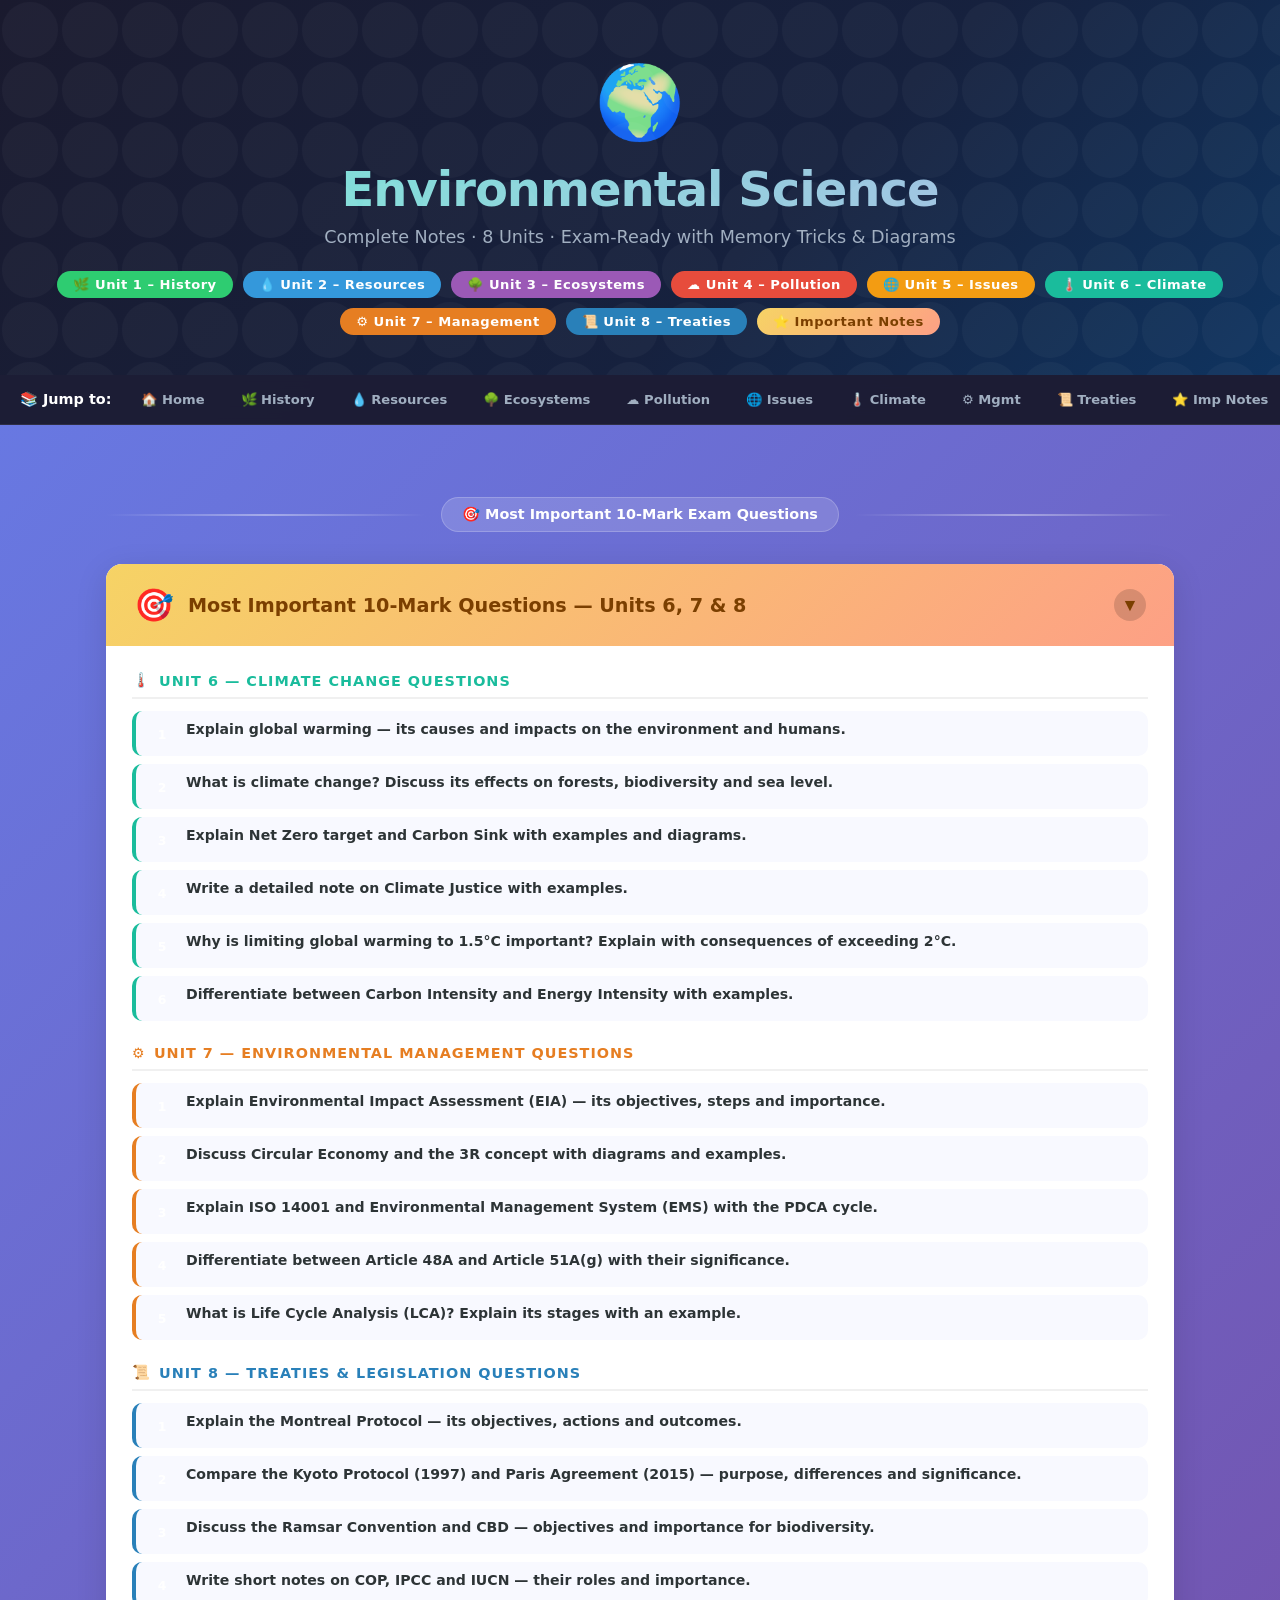
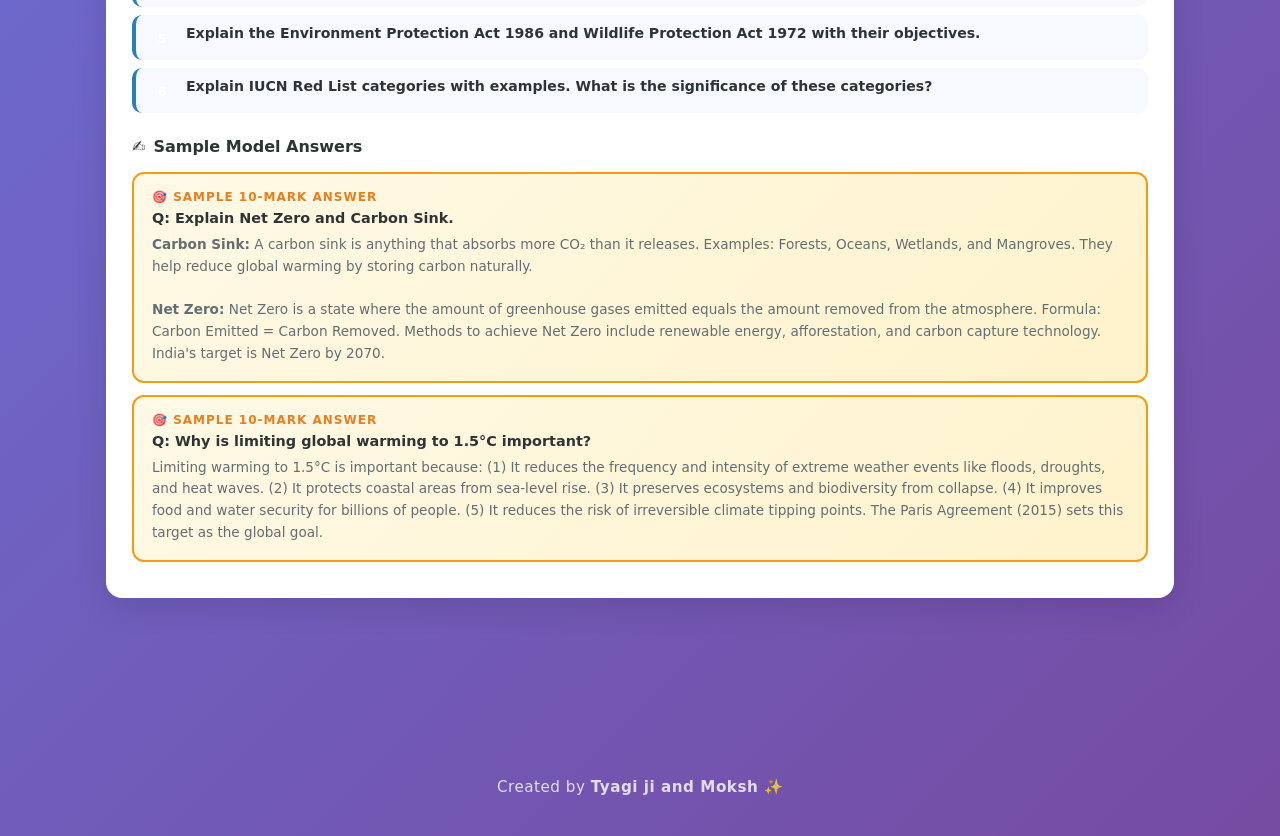
<file: tenmark.html>
<!DOCTYPE html>
<html lang="en">
<head>
<meta charset="UTF-8" />
<meta name="viewport" content="width=device-width, initial-scale=1.0"/>
<title>Environmental Science – Complete Notes</title>
<link rel="stylesheet" href="styles.css">
</head>
<body>

<div id="progress-bar"></div>

<!-- ═══ HERO ═══ -->
<div class="hero">
  <span class="hero-icon">🌍</span>
  <h1>Environmental Science</h1>
  <p>Complete Notes · 8 Units · Exam-Ready with Memory Tricks &amp; Diagrams</p>
  <div class="badge-row">
    <span class="badge" style="background:var(--u1)">🌿 Unit 1 – History</span>
    <span class="badge" style="background:var(--u2)">💧 Unit 2 – Resources</span>
    <span class="badge" style="background:var(--u3)">🌳 Unit 3 – Ecosystems</span>
    <span class="badge" style="background:var(--u4)">☁️ Unit 4 – Pollution</span>
    <span class="badge" style="background:var(--u5)">🌐 Unit 5 – Issues</span>
    <span class="badge" style="background:var(--u6)">🌡️ Unit 6 – Climate</span>
    <span class="badge" style="background:var(--u7)">⚙️ Unit 7 – Management</span>
    <span class="badge" style="background:var(--u8)">📜 Unit 8 – Treaties</span>
    <span class="badge" style="background:linear-gradient(135deg,#f6d365,#fda085);color:#7b3f00">⭐ Important Notes</span>
  </div>
</div>

<!-- ═══ STICKY NAV ═══ -->
<nav class="nav-wrap">
  <span class="nav-title">📚 Jump to:</span>
  <a href="index.html">🏠 Home</a>
  <a href="unit1.html">🌿 History</a>
  <a href="unit2.html">💧 Resources</a>
  <a href="unit3.html">🌳 Ecosystems</a>
  <a href="unit4.html">☁️ Pollution</a>
  <a href="unit5.html">🌐 Issues</a>
  <a href="unit6.html">🌡️ Climate</a>
  <a href="unit7.html">⚙️ Mgmt</a>
  <a href="unit8.html">📜 Treaties</a>
  <a href="impnotes.html">⭐ Imp Notes</a>
  <a href="tenmark.html">🎯 10-Mark Qs</a>
  <a href="index.html">⚡ Quick Rev</a>
</nav>

<div class="wrapper">
<div class="section-divider" id="tenmark">
  <span>🎯 Most Important 10-Mark Exam Questions</span>
</div>

<div class="tenmark-wrap">
  <div class="tenmark-header" onclick="toggleTenMark(this)">
    <span style="font-size:2rem">🎯</span>
    <h2>Most Important 10-Mark Questions — Units 6, 7 &amp; 8</h2>
    <button class="toggle-btn" style="background:rgba(0,0,0,.15);color:#7b3f00">▼</button>
  </div>
  <div class="tenmark-body">

    <div class="tenmark-unit-block">
      <div class="tenmark-unit-title text-u6">
        <span>🌡️</span> Unit 6 — Climate Change Questions
      </div>
      <ul class="tenmark-q-list">
        <li style="border-color:var(--u6)">
          <span>Explain global warming — its causes and impacts on the environment and humans.</span>
        </li>
        <li style="border-color:var(--u6)">
          <span>What is climate change? Discuss its effects on forests, biodiversity and sea level.</span>
        </li>
        <li style="border-color:var(--u6)">
          <span>Explain Net Zero target and Carbon Sink with examples and diagrams.</span>
        </li>
        <li style="border-color:var(--u6)">
          <span>Write a detailed note on Climate Justice with examples.</span>
        </li>
        <li style="border-color:var(--u6)">
          <span>Why is limiting global warming to 1.5°C important? Explain with consequences of exceeding 2°C.</span>
        </li>
        <li style="border-color:var(--u6)">
          <span>Differentiate between Carbon Intensity and Energy Intensity with examples.</span>
        </li>
      </ul>
    </div>

    <div class="tenmark-unit-block">
      <div class="tenmark-unit-title text-u7">
        <span>⚙️</span> Unit 7 — Environmental Management Questions
      </div>
      <ul class="tenmark-q-list">
        <li style="border-color:var(--u7)">
          <span>Explain Environmental Impact Assessment (EIA) — its objectives, steps and importance.</span>
        </li>
        <li style="border-color:var(--u7)">
          <span>Discuss Circular Economy and the 3R concept with diagrams and examples.</span>
        </li>
        <li style="border-color:var(--u7)">
          <span>Explain ISO 14001 and Environmental Management System (EMS) with the PDCA cycle.</span>
        </li>
        <li style="border-color:var(--u7)">
          <span>Differentiate between Article 48A and Article 51A(g) with their significance.</span>
        </li>
        <li style="border-color:var(--u7)">
          <span>What is Life Cycle Analysis (LCA)? Explain its stages with an example.</span>
        </li>
      </ul>
    </div>

    <div class="tenmark-unit-block">
      <div class="tenmark-unit-title text-u8">
        <span>📜</span> Unit 8 — Treaties &amp; Legislation Questions
      </div>
      <ul class="tenmark-q-list">
        <li style="border-color:var(--u8)">
          <span>Explain the Montreal Protocol — its objectives, actions and outcomes.</span>
        </li>
        <li style="border-color:var(--u8)">
          <span>Compare the Kyoto Protocol (1997) and Paris Agreement (2015) — purpose, differences and significance.</span>
        </li>
        <li style="border-color:var(--u8)">
          <span>Discuss the Ramsar Convention and CBD — objectives and importance for biodiversity.</span>
        </li>
        <li style="border-color:var(--u8)">
          <span>Write short notes on COP, IPCC and IUCN — their roles and importance.</span>
        </li>
        <li style="border-color:var(--u8)">
          <span>Explain the Environment Protection Act 1986 and Wildlife Protection Act 1972 with their objectives.</span>
        </li>
        <li style="border-color:var(--u8)">
          <span>Explain IUCN Red List categories with examples. What is the significance of these categories?</span>
        </li>
      </ul>
    </div>

    <!-- Model Answer Box -->
    <div style="margin-top:20px">
      <h3 style="font-size:1rem;font-weight:800;margin-bottom:16px;display:flex;align-items:center;gap:8px">
        <span>✍️</span> Sample Model Answers
      </h3>
      <div class="exam-q-box">
        <div class="eq-label">🎯 Sample 10-Mark Answer</div>
        <div class="eq-q">Q: Explain Net Zero and Carbon Sink.</div>
        <div class="eq-a">
          <strong>Carbon Sink:</strong> A carbon sink is anything that absorbs more CO₂ than it releases. Examples: Forests, Oceans, Wetlands, and Mangroves. They help reduce global warming by storing carbon naturally.<br><br>
          <strong>Net Zero:</strong> Net Zero is a state where the amount of greenhouse gases emitted equals the amount removed from the atmosphere. Formula: Carbon Emitted = Carbon Removed. Methods to achieve Net Zero include renewable energy, afforestation, and carbon capture technology. India's target is Net Zero by 2070.
        </div>
      </div>
      <div class="exam-q-box" style="margin-top:12px">
        <div class="eq-label">🎯 Sample 10-Mark Answer</div>
        <div class="eq-q">Q: Why is limiting global warming to 1.5°C important?</div>
        <div class="eq-a">
          Limiting warming to 1.5°C is important because: (1) It reduces the frequency and intensity of extreme weather events like floods, droughts, and heat waves. (2) It protects coastal areas from sea-level rise. (3) It preserves ecosystems and biodiversity from collapse. (4) It improves food and water security for billions of people. (5) It reduces the risk of irreversible climate tipping points. The Paris Agreement (2015) sets this target as the global goal.
        </div>
      </div>
    </div>

  </div>
</div>

<!-- ═══════════════════════════════════════════
     QUICK REVISION
════════════════════════════════════════════ -->

</div>


<div style="text-align:center;color:rgba(255,255,255,.8);margin-top:40px;margin-bottom:20px;font-size:.95rem;padding:20px;width:100%;letter-spacing:0.5px;">
  Created by <strong>Tyagi ji and Moksh</strong> ✨
</div>

<button id="scrollTop" onclick="window.scrollTo({top:0,behavior:'smooth'})">⬆</button>

<script src="main.js"></script>
</body>
</html>
</file>
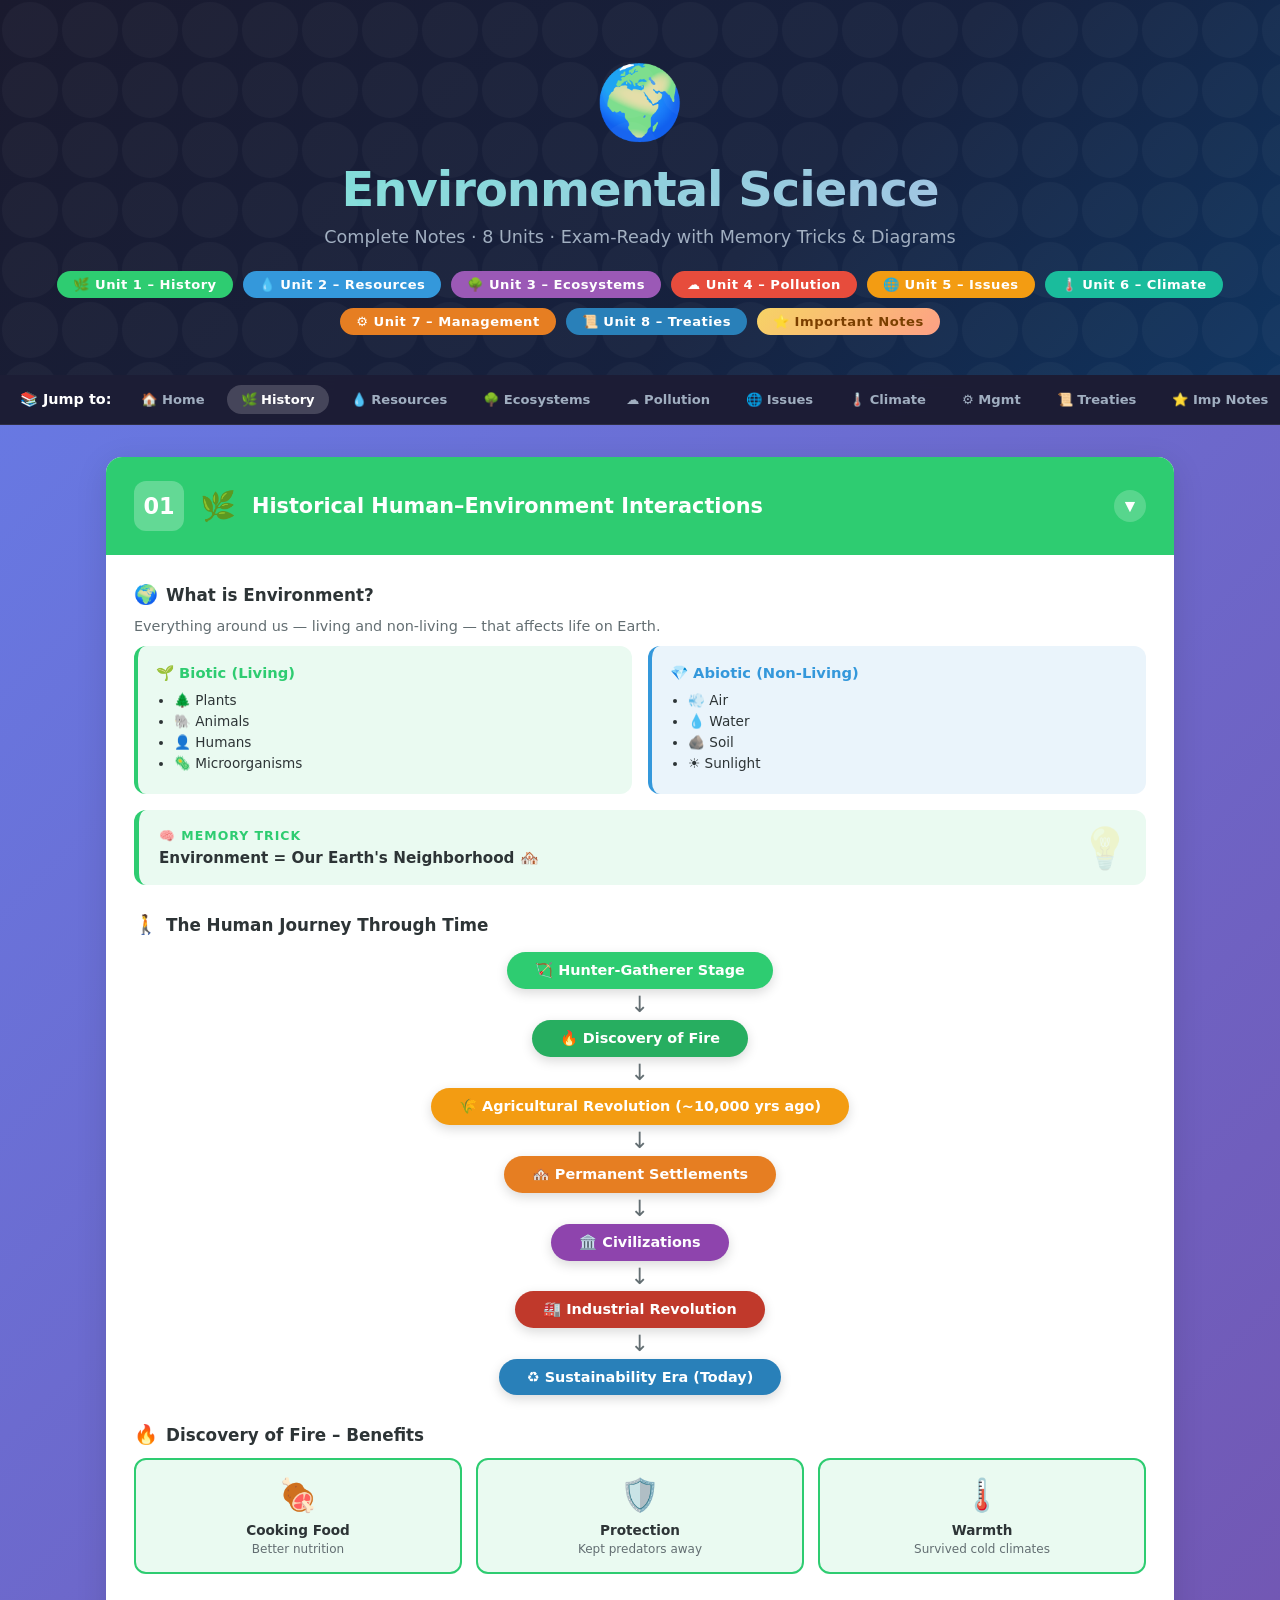
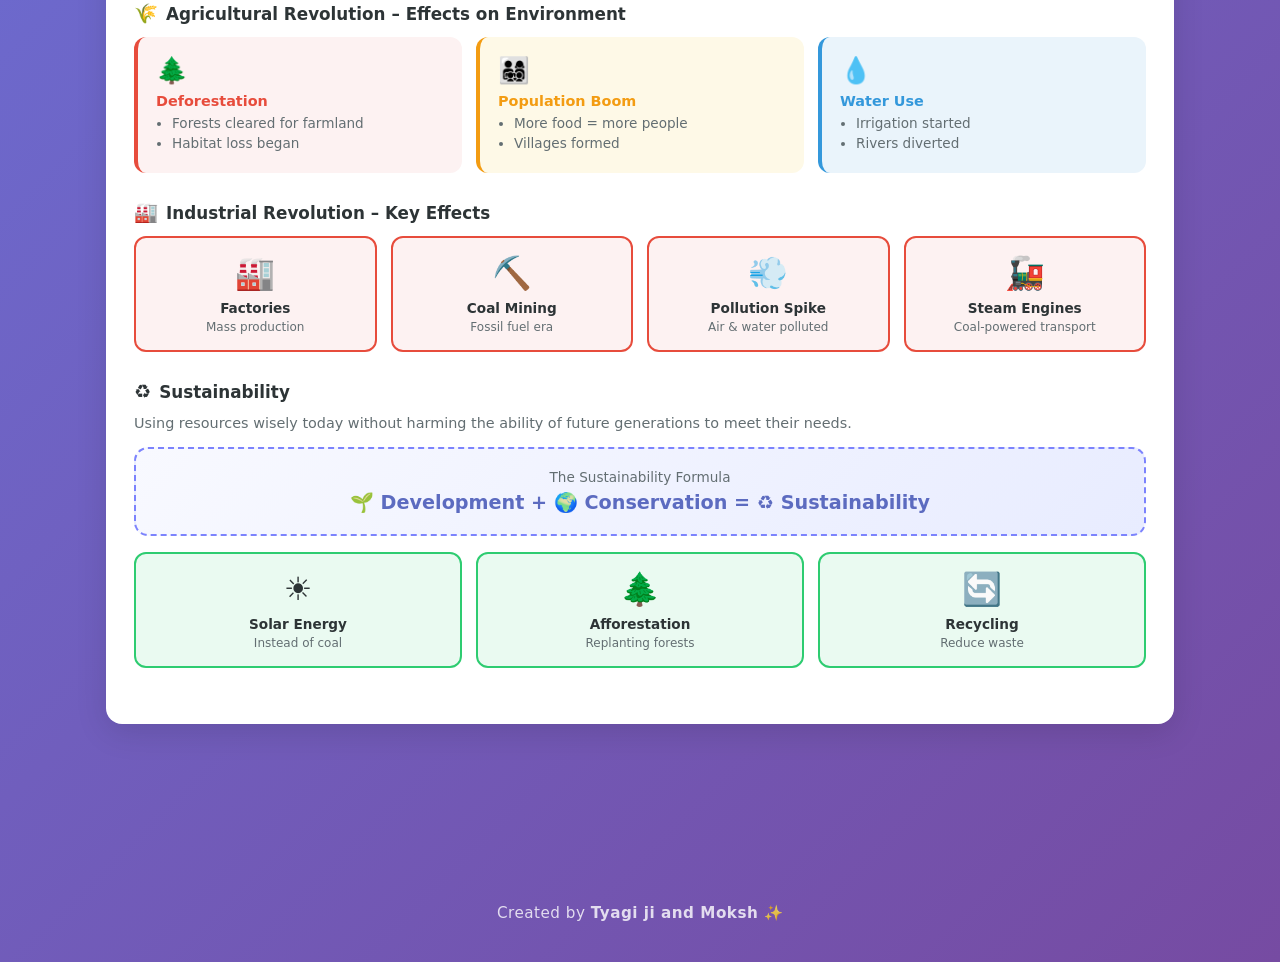
<file: unit1.html>
<!DOCTYPE html>
<html lang="en">
<head>
<meta charset="UTF-8" />
<meta name="viewport" content="width=device-width, initial-scale=1.0"/>
<title>Environmental Science – Complete Notes</title>
<link rel="stylesheet" href="styles.css">
</head>
<body>

<div id="progress-bar"></div>

<!-- ═══ HERO ═══ -->
<div class="hero">
  <span class="hero-icon">🌍</span>
  <h1>Environmental Science</h1>
  <p>Complete Notes · 8 Units · Exam-Ready with Memory Tricks &amp; Diagrams</p>
  <div class="badge-row">
    <span class="badge" style="background:var(--u1)">🌿 Unit 1 – History</span>
    <span class="badge" style="background:var(--u2)">💧 Unit 2 – Resources</span>
    <span class="badge" style="background:var(--u3)">🌳 Unit 3 – Ecosystems</span>
    <span class="badge" style="background:var(--u4)">☁️ Unit 4 – Pollution</span>
    <span class="badge" style="background:var(--u5)">🌐 Unit 5 – Issues</span>
    <span class="badge" style="background:var(--u6)">🌡️ Unit 6 – Climate</span>
    <span class="badge" style="background:var(--u7)">⚙️ Unit 7 – Management</span>
    <span class="badge" style="background:var(--u8)">📜 Unit 8 – Treaties</span>
    <span class="badge" style="background:linear-gradient(135deg,#f6d365,#fda085);color:#7b3f00">⭐ Important Notes</span>
  </div>
</div>

<!-- ═══ STICKY NAV ═══ -->
<nav class="nav-wrap">
  <span class="nav-title">📚 Jump to:</span>
  <a href="index.html">🏠 Home</a>
  <a href="unit1.html">🌿 History</a>
  <a href="unit2.html">💧 Resources</a>
  <a href="unit3.html">🌳 Ecosystems</a>
  <a href="unit4.html">☁️ Pollution</a>
  <a href="unit5.html">🌐 Issues</a>
  <a href="unit6.html">🌡️ Climate</a>
  <a href="unit7.html">⚙️ Mgmt</a>
  <a href="unit8.html">📜 Treaties</a>
  <a href="impnotes.html">⭐ Imp Notes</a>
  <a href="tenmark.html">🎯 10-Mark Qs</a>
  <a href="index.html">⚡ Quick Rev</a>
</nav>

<div class="wrapper">
<div class="unit-card" id="unit1">
  <div class="unit-header bg-u1" onclick="toggleUnit(this)">
    <div class="unit-num">01</div>
    <span class="unit-icon">🌿</span>
    <h2>Historical Human–Environment Interactions</h2>
    <button class="toggle-btn">▼</button>
  </div>
  <div class="unit-body">
    <div class="section">
      <h3><span class="s-icon">🌍</span> What is Environment?</h3>
      <p style="font-size:.9rem;color:var(--muted);margin-bottom:12px">Everything around us — living and non-living — that affects life on Earth.</p>
      <div class="compare-row">
        <div class="compare-card" style="background:#eafaf1;border-left:4px solid var(--u1)">
          <h4 style="color:var(--u1)">🌱 Biotic (Living)</h4>
          <ul><li>🌲 Plants</li><li>🐘 Animals</li><li>👤 Humans</li><li>🦠 Microorganisms</li></ul>
        </div>
        <div class="compare-card" style="background:#eaf4fb;border-left:4px solid var(--u2)">
          <h4 style="color:var(--u2)">💎 Abiotic (Non-Living)</h4>
          <ul><li>💨 Air</li><li>💧 Water</li><li>🪨 Soil</li><li>☀️ Sunlight</li></ul>
        </div>
      </div>
      <div class="memory-box" style="background:#eafaf1;border-color:var(--u1)">
        <div class="mb-title text-u1">🧠 Memory Trick</div>
        <div class="mb-content">Environment = Our Earth's Neighborhood 🏘️</div>
      </div>
    </div>
    <div class="section">
      <h3><span class="s-icon">🚶</span> The Human Journey Through Time</h3>
      <div class="flowchart">
        <div class="flow-node bg-u1">🏹 Hunter-Gatherer Stage</div>
        <div class="flow-arrow">↓</div>
        <div class="flow-node" style="background:#27ae60">🔥 Discovery of Fire</div>
        <div class="flow-arrow">↓</div>
        <div class="flow-node" style="background:#f39c12">🌾 Agricultural Revolution (~10,000 yrs ago)</div>
        <div class="flow-arrow">↓</div>
        <div class="flow-node" style="background:#e67e22">🏘️ Permanent Settlements</div>
        <div class="flow-arrow">↓</div>
        <div class="flow-node" style="background:#8e44ad">🏛️ Civilizations</div>
        <div class="flow-arrow">↓</div>
        <div class="flow-node" style="background:#c0392b">🏭 Industrial Revolution</div>
        <div class="flow-arrow">↓</div>
        <div class="flow-node" style="background:#2980b9">♻️ Sustainability Era (Today)</div>
      </div>
    </div>
    <div class="section">
      <h3><span class="s-icon">🔥</span> Discovery of Fire – Benefits</h3>
      <div class="info-grid">
        <div class="info-card light-u1"><span class="ic-icon">🍖</span><div class="ic-label">Cooking Food</div><div class="ic-sub">Better nutrition</div></div>
        <div class="info-card light-u1"><span class="ic-icon">🛡️</span><div class="ic-label">Protection</div><div class="ic-sub">Kept predators away</div></div>
        <div class="info-card light-u1"><span class="ic-icon">🌡️</span><div class="ic-label">Warmth</div><div class="ic-sub">Survived cold climates</div></div>
      </div>
    </div>
    <div class="section">
      <h3><span class="s-icon">🌾</span> Agricultural Revolution – Effects on Environment</h3>
      <div class="effect-row">
        <div class="effect-card light-u4"><span class="ec-icon">🌲</span><div class="ec-title text-u4">Deforestation</div><ul><li>Forests cleared for farmland</li><li>Habitat loss began</li></ul></div>
        <div class="effect-card light-u5"><span class="ec-icon">👨‍👩‍👧‍👦</span><div class="ec-title text-u5">Population Boom</div><ul><li>More food = more people</li><li>Villages formed</li></ul></div>
        <div class="effect-card light-u2"><span class="ec-icon">💧</span><div class="ec-title text-u2">Water Use</div><ul><li>Irrigation started</li><li>Rivers diverted</li></ul></div>
      </div>
    </div>
    <div class="section">
      <h3><span class="s-icon">🏭</span> Industrial Revolution – Key Effects</h3>
      <div class="info-grid">
        <div class="info-card light-u4"><span class="ic-icon">🏭</span><div class="ic-label">Factories</div><div class="ic-sub">Mass production</div></div>
        <div class="info-card light-u4"><span class="ic-icon">⛏️</span><div class="ic-label">Coal Mining</div><div class="ic-sub">Fossil fuel era</div></div>
        <div class="info-card light-u4"><span class="ic-icon">💨</span><div class="ic-label">Pollution Spike</div><div class="ic-sub">Air &amp; water polluted</div></div>
        <div class="info-card light-u4"><span class="ic-icon">🚂</span><div class="ic-label">Steam Engines</div><div class="ic-sub">Coal-powered transport</div></div>
      </div>
    </div>
    <div class="section">
      <h3><span class="s-icon">♻️</span> Sustainability</h3>
      <p style="font-size:.9rem;color:var(--muted);margin-bottom:12px">Using resources wisely today without harming the ability of future generations to meet their needs.</p>
      <div class="formula-box">
        <div style="font-size:.85rem;color:var(--muted);margin-bottom:6px">The Sustainability Formula</div>
        <div class="formula-text">🌱 Development + 🌍 Conservation = ♻️ Sustainability</div>
      </div>
      <div class="info-grid">
        <div class="info-card light-u1"><span class="ic-icon">☀️</span><div class="ic-label">Solar Energy</div><div class="ic-sub">Instead of coal</div></div>
        <div class="info-card light-u1"><span class="ic-icon">🌲</span><div class="ic-label">Afforestation</div><div class="ic-sub">Replanting forests</div></div>
        <div class="info-card light-u1"><span class="ic-icon">🔄</span><div class="ic-label">Recycling</div><div class="ic-sub">Reduce waste</div></div>
      </div>
    </div>
  </div>
</div>

<!-- ═══════════════════════════════════════════
     UNIT 2
════════════════════════════════════════════ -->

</div>


<div style="text-align:center;color:rgba(255,255,255,.8);margin-top:40px;margin-bottom:20px;font-size:.95rem;padding:20px;width:100%;letter-spacing:0.5px;">
  Created by <strong>Tyagi ji and Moksh</strong> ✨
</div>

<button id="scrollTop" onclick="window.scrollTo({top:0,behavior:'smooth'})">⬆</button>

<script src="main.js"></script>
</body>
</html>
</file>
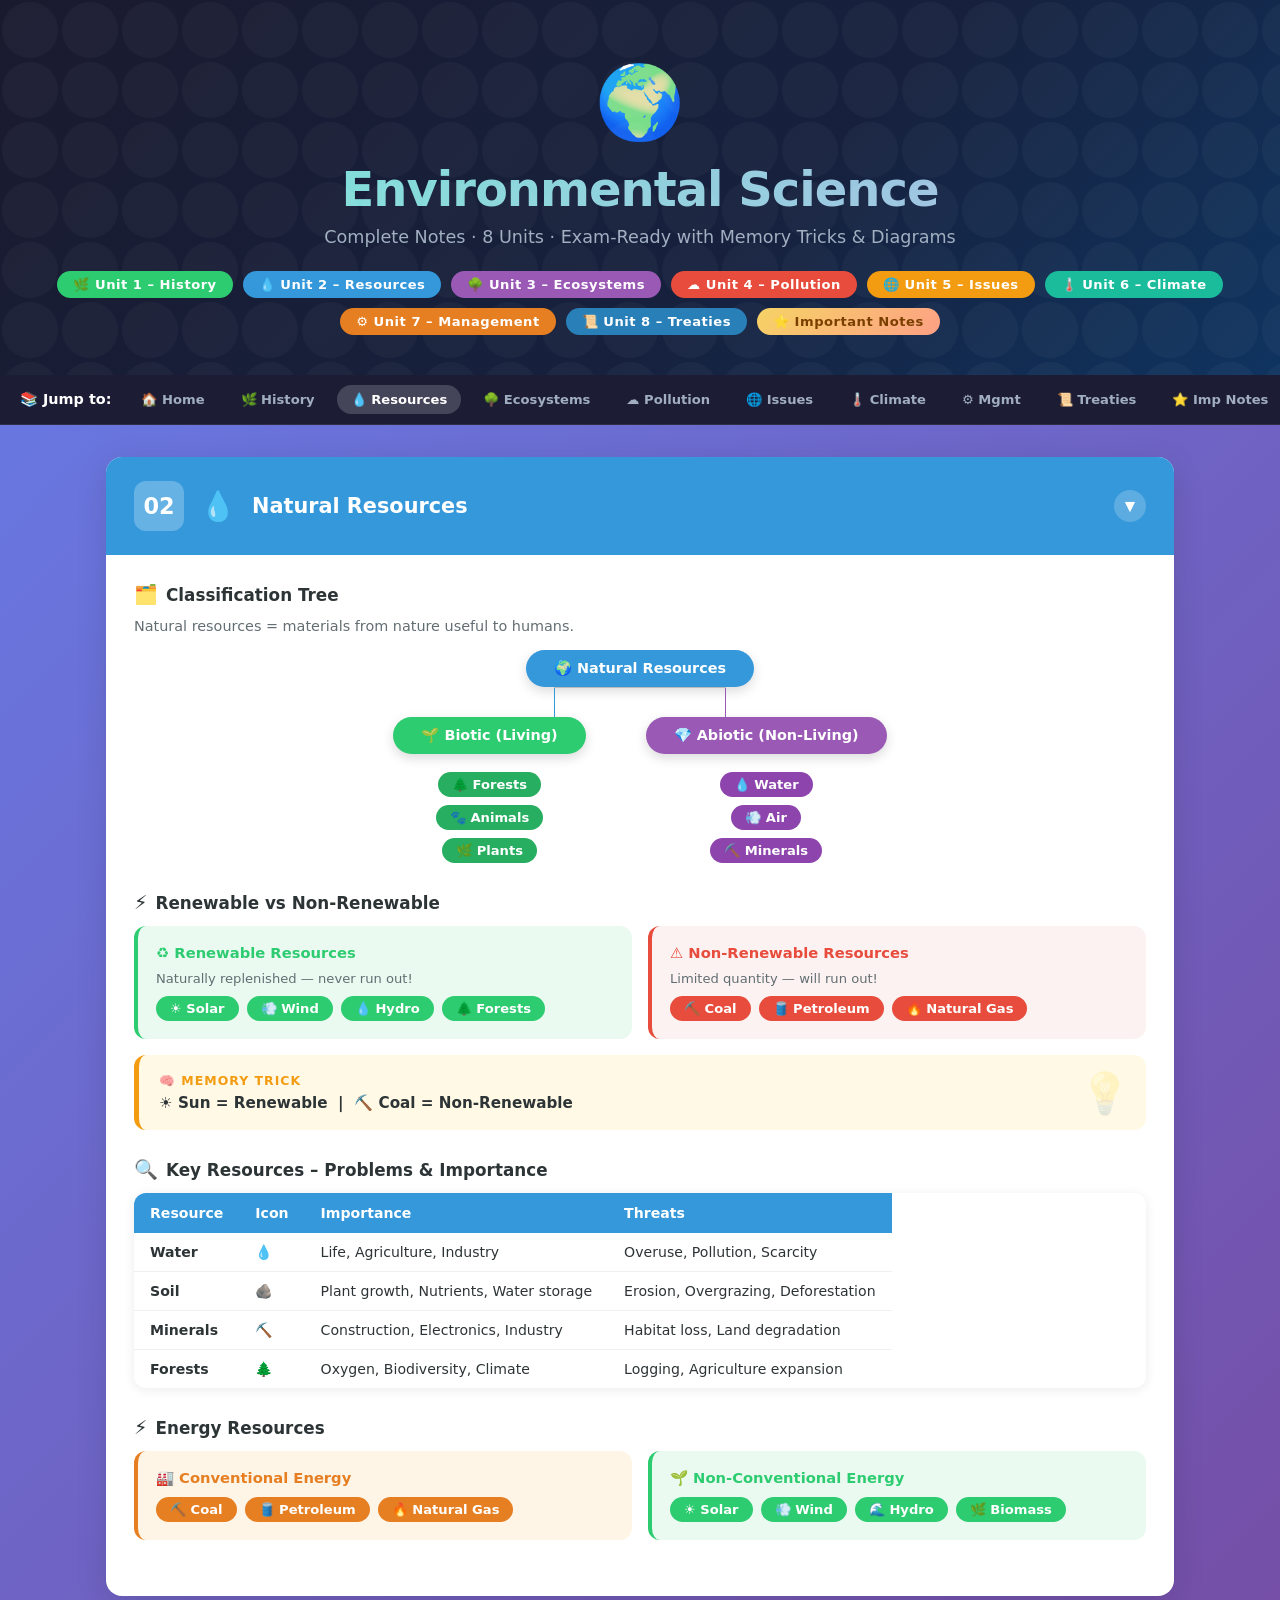
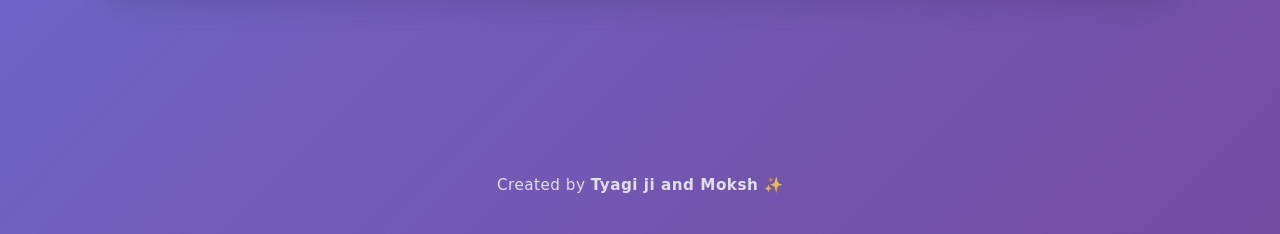
<file: unit2.html>
<!DOCTYPE html>
<html lang="en">
<head>
<meta charset="UTF-8" />
<meta name="viewport" content="width=device-width, initial-scale=1.0"/>
<title>Environmental Science – Complete Notes</title>
<link rel="stylesheet" href="styles.css">
</head>
<body>

<div id="progress-bar"></div>

<!-- ═══ HERO ═══ -->
<div class="hero">
  <span class="hero-icon">🌍</span>
  <h1>Environmental Science</h1>
  <p>Complete Notes · 8 Units · Exam-Ready with Memory Tricks &amp; Diagrams</p>
  <div class="badge-row">
    <span class="badge" style="background:var(--u1)">🌿 Unit 1 – History</span>
    <span class="badge" style="background:var(--u2)">💧 Unit 2 – Resources</span>
    <span class="badge" style="background:var(--u3)">🌳 Unit 3 – Ecosystems</span>
    <span class="badge" style="background:var(--u4)">☁️ Unit 4 – Pollution</span>
    <span class="badge" style="background:var(--u5)">🌐 Unit 5 – Issues</span>
    <span class="badge" style="background:var(--u6)">🌡️ Unit 6 – Climate</span>
    <span class="badge" style="background:var(--u7)">⚙️ Unit 7 – Management</span>
    <span class="badge" style="background:var(--u8)">📜 Unit 8 – Treaties</span>
    <span class="badge" style="background:linear-gradient(135deg,#f6d365,#fda085);color:#7b3f00">⭐ Important Notes</span>
  </div>
</div>

<!-- ═══ STICKY NAV ═══ -->
<nav class="nav-wrap">
  <span class="nav-title">📚 Jump to:</span>
  <a href="index.html">🏠 Home</a>
  <a href="unit1.html">🌿 History</a>
  <a href="unit2.html">💧 Resources</a>
  <a href="unit3.html">🌳 Ecosystems</a>
  <a href="unit4.html">☁️ Pollution</a>
  <a href="unit5.html">🌐 Issues</a>
  <a href="unit6.html">🌡️ Climate</a>
  <a href="unit7.html">⚙️ Mgmt</a>
  <a href="unit8.html">📜 Treaties</a>
  <a href="impnotes.html">⭐ Imp Notes</a>
  <a href="tenmark.html">🎯 10-Mark Qs</a>
  <a href="index.html">⚡ Quick Rev</a>
</nav>

<div class="wrapper">
<div class="unit-card" id="unit2">
  <div class="unit-header bg-u2" onclick="toggleUnit(this)">
    <div class="unit-num">02</div>
    <span class="unit-icon">💧</span>
    <h2>Natural Resources</h2>
    <button class="toggle-btn">▼</button>
  </div>
  <div class="unit-body">
    <div class="section">
      <h3><span class="s-icon">🗂️</span> Classification Tree</h3>
      <p style="font-size:.9rem;color:var(--muted);margin-bottom:16px">Natural resources = materials from nature useful to humans.</p>
      <div style="overflow-x:auto">
      <div style="display:flex;flex-direction:column;align-items:center;gap:0;min-width:520px">
        <div class="flow-node bg-u2" style="margin-bottom:0">🌍 Natural Resources</div>
        <div style="display:flex;width:340px;justify-content:space-between;height:30px;position:relative">
          <div style="width:1px;background:#3498db;margin-left:84px;height:100%"></div>
          <div style="width:1px;background:#9b59b6;margin-right:84px;height:100%"></div>
          <div style="position:absolute;top:0;left:84px;right:84px;height:1px;background:#bbb"></div>
        </div>
        <div style="display:flex;gap:60px">
          <div style="display:flex;flex-direction:column;align-items:center;gap:8px">
            <div class="flow-node" style="background:var(--u1);min-width:140px">🌱 Biotic (Living)</div>
            <div class="tag-list" style="flex-direction:column;align-items:center">
              <span class="tag" style="background:#27ae60">🌲 Forests</span>
              <span class="tag" style="background:#27ae60">🐾 Animals</span>
              <span class="tag" style="background:#27ae60">🌿 Plants</span>
            </div>
          </div>
          <div style="display:flex;flex-direction:column;align-items:center;gap:8px">
            <div class="flow-node" style="background:var(--u3);min-width:140px">💎 Abiotic (Non-Living)</div>
            <div class="tag-list" style="flex-direction:column;align-items:center">
              <span class="tag" style="background:#8e44ad">💧 Water</span>
              <span class="tag" style="background:#8e44ad">💨 Air</span>
              <span class="tag" style="background:#8e44ad">⛏️ Minerals</span>
            </div>
          </div>
        </div>
      </div>
      </div>
    </div>
    <div class="section">
      <h3><span class="s-icon">⚡</span> Renewable vs Non-Renewable</h3>
      <div class="compare-row">
        <div class="compare-card" style="background:#eafaf1;border-left:4px solid var(--u1)">
          <h4 style="color:var(--u1)">♻️ Renewable Resources</h4>
          <p style="font-size:.82rem;color:var(--muted);margin-bottom:8px">Naturally replenished — never run out!</p>
          <div class="tag-list"><span class="tag bg-u1">☀️ Solar</span><span class="tag bg-u1">💨 Wind</span><span class="tag bg-u1">💧 Hydro</span><span class="tag bg-u1">🌲 Forests</span></div>
        </div>
        <div class="compare-card" style="background:#fdf2f2;border-left:4px solid var(--u4)">
          <h4 style="color:var(--u4)">⚠️ Non-Renewable Resources</h4>
          <p style="font-size:.82rem;color:var(--muted);margin-bottom:8px">Limited quantity — will run out!</p>
          <div class="tag-list"><span class="tag bg-u4">⛏️ Coal</span><span class="tag bg-u4">🛢️ Petroleum</span><span class="tag bg-u4">🔥 Natural Gas</span></div>
        </div>
      </div>
      <div class="memory-box" style="background:#fff9e6;border-color:var(--u5)">
        <div class="mb-title text-u5">🧠 Memory Trick</div>
        <div class="mb-content">☀️ Sun = Renewable &nbsp;|&nbsp; ⛏️ Coal = Non-Renewable</div>
      </div>
    </div>
    <div class="section">
      <h3><span class="s-icon">🔍</span> Key Resources – Problems &amp; Importance</h3>
      <table class="styled-table">
        <thead><tr><th class="bg-u2">Resource</th><th class="bg-u2">Icon</th><th class="bg-u2">Importance</th><th class="bg-u2">Threats</th></tr></thead>
        <tbody>
          <tr><td><b>Water</b></td><td>💧</td><td>Life, Agriculture, Industry</td><td>Overuse, Pollution, Scarcity</td></tr>
          <tr><td><b>Soil</b></td><td>🪨</td><td>Plant growth, Nutrients, Water storage</td><td>Erosion, Overgrazing, Deforestation</td></tr>
          <tr><td><b>Minerals</b></td><td>⛏️</td><td>Construction, Electronics, Industry</td><td>Habitat loss, Land degradation</td></tr>
          <tr><td><b>Forests</b></td><td>🌲</td><td>Oxygen, Biodiversity, Climate</td><td>Logging, Agriculture expansion</td></tr>
        </tbody>
      </table>
    </div>
    <div class="section">
      <h3><span class="s-icon">⚡</span> Energy Resources</h3>
      <div class="compare-row">
        <div class="compare-card" style="background:#fef5e7;border-left:4px solid var(--u7)">
          <h4 style="color:var(--u7)">🏭 Conventional Energy</h4>
          <div class="tag-list"><span class="tag bg-u7">⛏️ Coal</span><span class="tag bg-u7">🛢️ Petroleum</span><span class="tag bg-u7">🔥 Natural Gas</span></div>
        </div>
        <div class="compare-card" style="background:#eafaf1;border-left:4px solid var(--u1)">
          <h4 style="color:var(--u1)">🌱 Non-Conventional Energy</h4>
          <div class="tag-list"><span class="tag bg-u1">☀️ Solar</span><span class="tag bg-u1">💨 Wind</span><span class="tag bg-u1">🌊 Hydro</span><span class="tag bg-u1">🌿 Biomass</span></div>
        </div>
      </div>
    </div>
  </div>
</div>

<!-- ═══════════════════════════════════════════
     UNIT 3
════════════════════════════════════════════ -->

</div>


<div style="text-align:center;color:rgba(255,255,255,.8);margin-top:40px;margin-bottom:20px;font-size:.95rem;padding:20px;width:100%;letter-spacing:0.5px;">
  Created by <strong>Tyagi ji and Moksh</strong> ✨
</div>

<button id="scrollTop" onclick="window.scrollTo({top:0,behavior:'smooth'})">⬆</button>

<script src="main.js"></script>
</body>
</html>
</file>
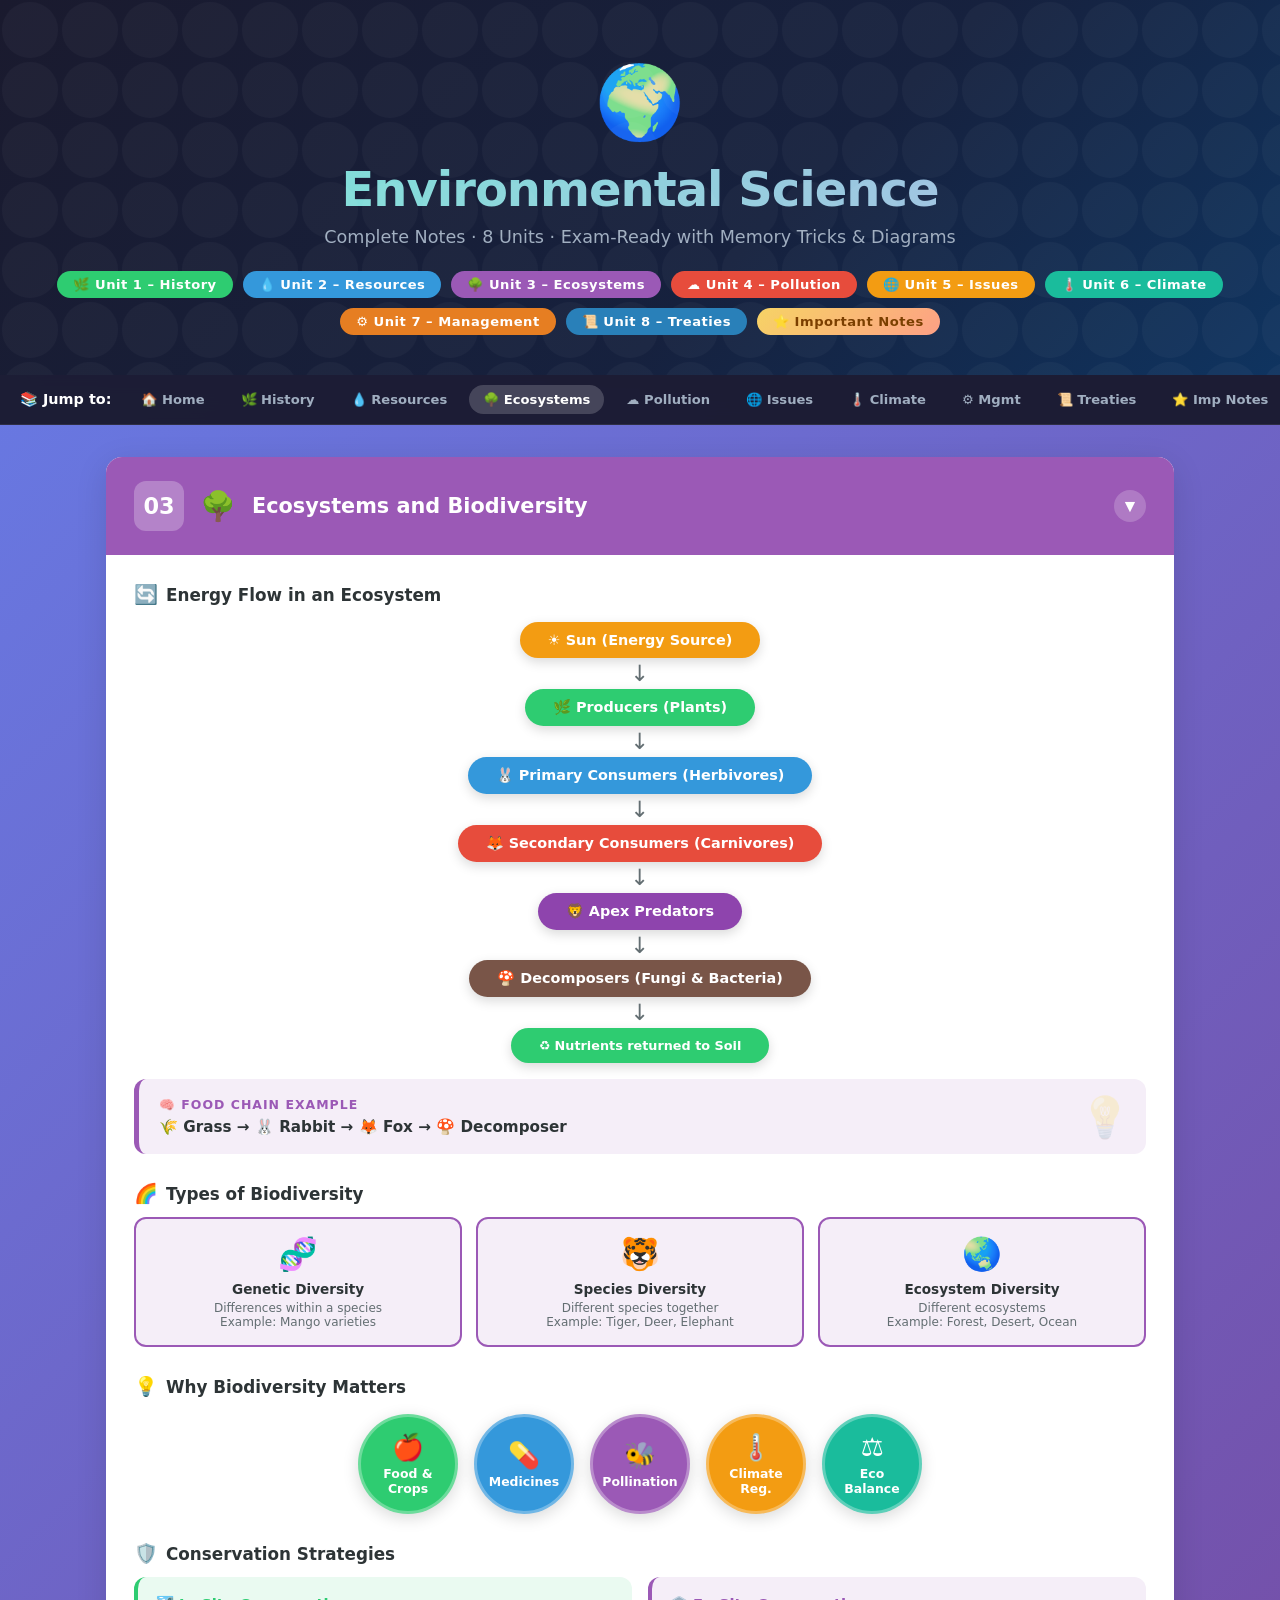
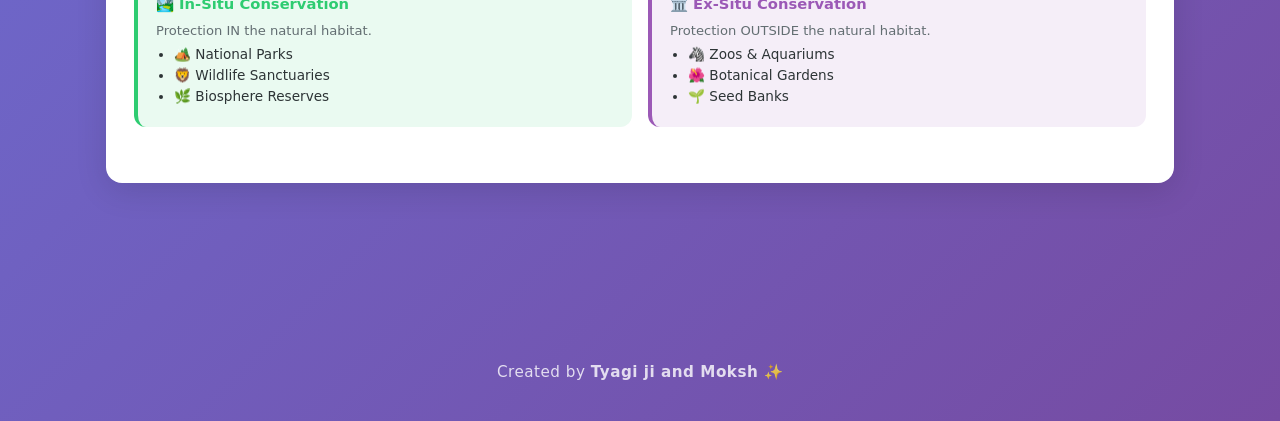
<file: unit3.html>
<!DOCTYPE html>
<html lang="en">
<head>
<meta charset="UTF-8" />
<meta name="viewport" content="width=device-width, initial-scale=1.0"/>
<title>Environmental Science – Complete Notes</title>
<link rel="stylesheet" href="styles.css">
</head>
<body>

<div id="progress-bar"></div>

<!-- ═══ HERO ═══ -->
<div class="hero">
  <span class="hero-icon">🌍</span>
  <h1>Environmental Science</h1>
  <p>Complete Notes · 8 Units · Exam-Ready with Memory Tricks &amp; Diagrams</p>
  <div class="badge-row">
    <span class="badge" style="background:var(--u1)">🌿 Unit 1 – History</span>
    <span class="badge" style="background:var(--u2)">💧 Unit 2 – Resources</span>
    <span class="badge" style="background:var(--u3)">🌳 Unit 3 – Ecosystems</span>
    <span class="badge" style="background:var(--u4)">☁️ Unit 4 – Pollution</span>
    <span class="badge" style="background:var(--u5)">🌐 Unit 5 – Issues</span>
    <span class="badge" style="background:var(--u6)">🌡️ Unit 6 – Climate</span>
    <span class="badge" style="background:var(--u7)">⚙️ Unit 7 – Management</span>
    <span class="badge" style="background:var(--u8)">📜 Unit 8 – Treaties</span>
    <span class="badge" style="background:linear-gradient(135deg,#f6d365,#fda085);color:#7b3f00">⭐ Important Notes</span>
  </div>
</div>

<!-- ═══ STICKY NAV ═══ -->
<nav class="nav-wrap">
  <span class="nav-title">📚 Jump to:</span>
  <a href="index.html">🏠 Home</a>
  <a href="unit1.html">🌿 History</a>
  <a href="unit2.html">💧 Resources</a>
  <a href="unit3.html">🌳 Ecosystems</a>
  <a href="unit4.html">☁️ Pollution</a>
  <a href="unit5.html">🌐 Issues</a>
  <a href="unit6.html">🌡️ Climate</a>
  <a href="unit7.html">⚙️ Mgmt</a>
  <a href="unit8.html">📜 Treaties</a>
  <a href="impnotes.html">⭐ Imp Notes</a>
  <a href="tenmark.html">🎯 10-Mark Qs</a>
  <a href="index.html">⚡ Quick Rev</a>
</nav>

<div class="wrapper">
<div class="unit-card" id="unit3">
  <div class="unit-header bg-u3" onclick="toggleUnit(this)">
    <div class="unit-num">03</div>
    <span class="unit-icon">🌳</span>
    <h2>Ecosystems and Biodiversity</h2>
    <button class="toggle-btn">▼</button>
  </div>
  <div class="unit-body">
    <div class="section">
      <h3><span class="s-icon">🔄</span> Energy Flow in an Ecosystem</h3>
      <div class="flowchart">
        <div class="flow-node" style="background:#f39c12">☀️ Sun (Energy Source)</div>
        <div class="flow-arrow">↓</div>
        <div class="flow-node bg-u1">🌿 Producers (Plants)</div>
        <div class="flow-arrow">↓</div>
        <div class="flow-node" style="background:#3498db">🐰 Primary Consumers (Herbivores)</div>
        <div class="flow-arrow">↓</div>
        <div class="flow-node bg-u4">🦊 Secondary Consumers (Carnivores)</div>
        <div class="flow-arrow">↓</div>
        <div class="flow-node" style="background:#8e44ad">🦁 Apex Predators</div>
        <div class="flow-arrow">↓</div>
        <div class="flow-node" style="background:#795548">🍄 Decomposers (Fungi &amp; Bacteria)</div>
        <div class="flow-arrow">↓</div>
        <div class="flow-node bg-u1" style="font-size:.8rem">♻️ Nutrients returned to Soil</div>
      </div>
      <div class="memory-box" style="background:#f5eef8;border-color:var(--u3)">
        <div class="mb-title text-u3">🧠 Food Chain Example</div>
        <div class="mb-content">🌾 Grass → 🐰 Rabbit → 🦊 Fox → 🍄 Decomposer</div>
      </div>
    </div>
    <div class="section">
      <h3><span class="s-icon">🌈</span> Types of Biodiversity</h3>
      <div class="info-grid">
        <div class="info-card light-u3"><span class="ic-icon">🧬</span><div class="ic-label">Genetic Diversity</div><div class="ic-sub">Differences within a species<br>Example: Mango varieties</div></div>
        <div class="info-card light-u3"><span class="ic-icon">🐯</span><div class="ic-label">Species Diversity</div><div class="ic-sub">Different species together<br>Example: Tiger, Deer, Elephant</div></div>
        <div class="info-card light-u3"><span class="ic-icon">🌏</span><div class="ic-label">Ecosystem Diversity</div><div class="ic-sub">Different ecosystems<br>Example: Forest, Desert, Ocean</div></div>
      </div>
    </div>
    <div class="section">
      <h3><span class="s-icon">💡</span> Why Biodiversity Matters</h3>
      <div class="circular-badges">
        <div class="c-badge bg-u1"><span class="cb-icon">🍎</span>Food &amp; Crops</div>
        <div class="c-badge bg-u2"><span class="cb-icon">💊</span>Medicines</div>
        <div class="c-badge bg-u3"><span class="cb-icon">🐝</span>Pollination</div>
        <div class="c-badge bg-u5"><span class="cb-icon">🌡️</span>Climate Reg.</div>
        <div class="c-badge bg-u6"><span class="cb-icon">⚖️</span>Eco Balance</div>
      </div>
    </div>
    <div class="section">
      <h3><span class="s-icon">🛡️</span> Conservation Strategies</h3>
      <div class="compare-row">
        <div class="compare-card" style="background:#eafaf1;border-left:4px solid var(--u1)">
          <h4 style="color:var(--u1)">🏞️ In-Situ Conservation</h4>
          <p style="font-size:.82rem;color:var(--muted);margin-bottom:8px">Protection IN the natural habitat.</p>
          <ul><li>🏕️ National Parks</li><li>🦁 Wildlife Sanctuaries</li><li>🌿 Biosphere Reserves</li></ul>
        </div>
        <div class="compare-card" style="background:#f5eef8;border-left:4px solid var(--u3)">
          <h4 style="color:var(--u3)">🏛️ Ex-Situ Conservation</h4>
          <p style="font-size:.82rem;color:var(--muted);margin-bottom:8px">Protection OUTSIDE the natural habitat.</p>
          <ul><li>🦓 Zoos &amp; Aquariums</li><li>🌺 Botanical Gardens</li><li>🌱 Seed Banks</li></ul>
        </div>
      </div>
    </div>
  </div>
</div>

<!-- ═══════════════════════════════════════════
     UNIT 4
════════════════════════════════════════════ -->

</div>


<div style="text-align:center;color:rgba(255,255,255,.8);margin-top:40px;margin-bottom:20px;font-size:.95rem;padding:20px;width:100%;letter-spacing:0.5px;">
  Created by <strong>Tyagi ji and Moksh</strong> ✨
</div>

<button id="scrollTop" onclick="window.scrollTo({top:0,behavior:'smooth'})">⬆</button>

<script src="main.js"></script>
</body>
</html>
</file>
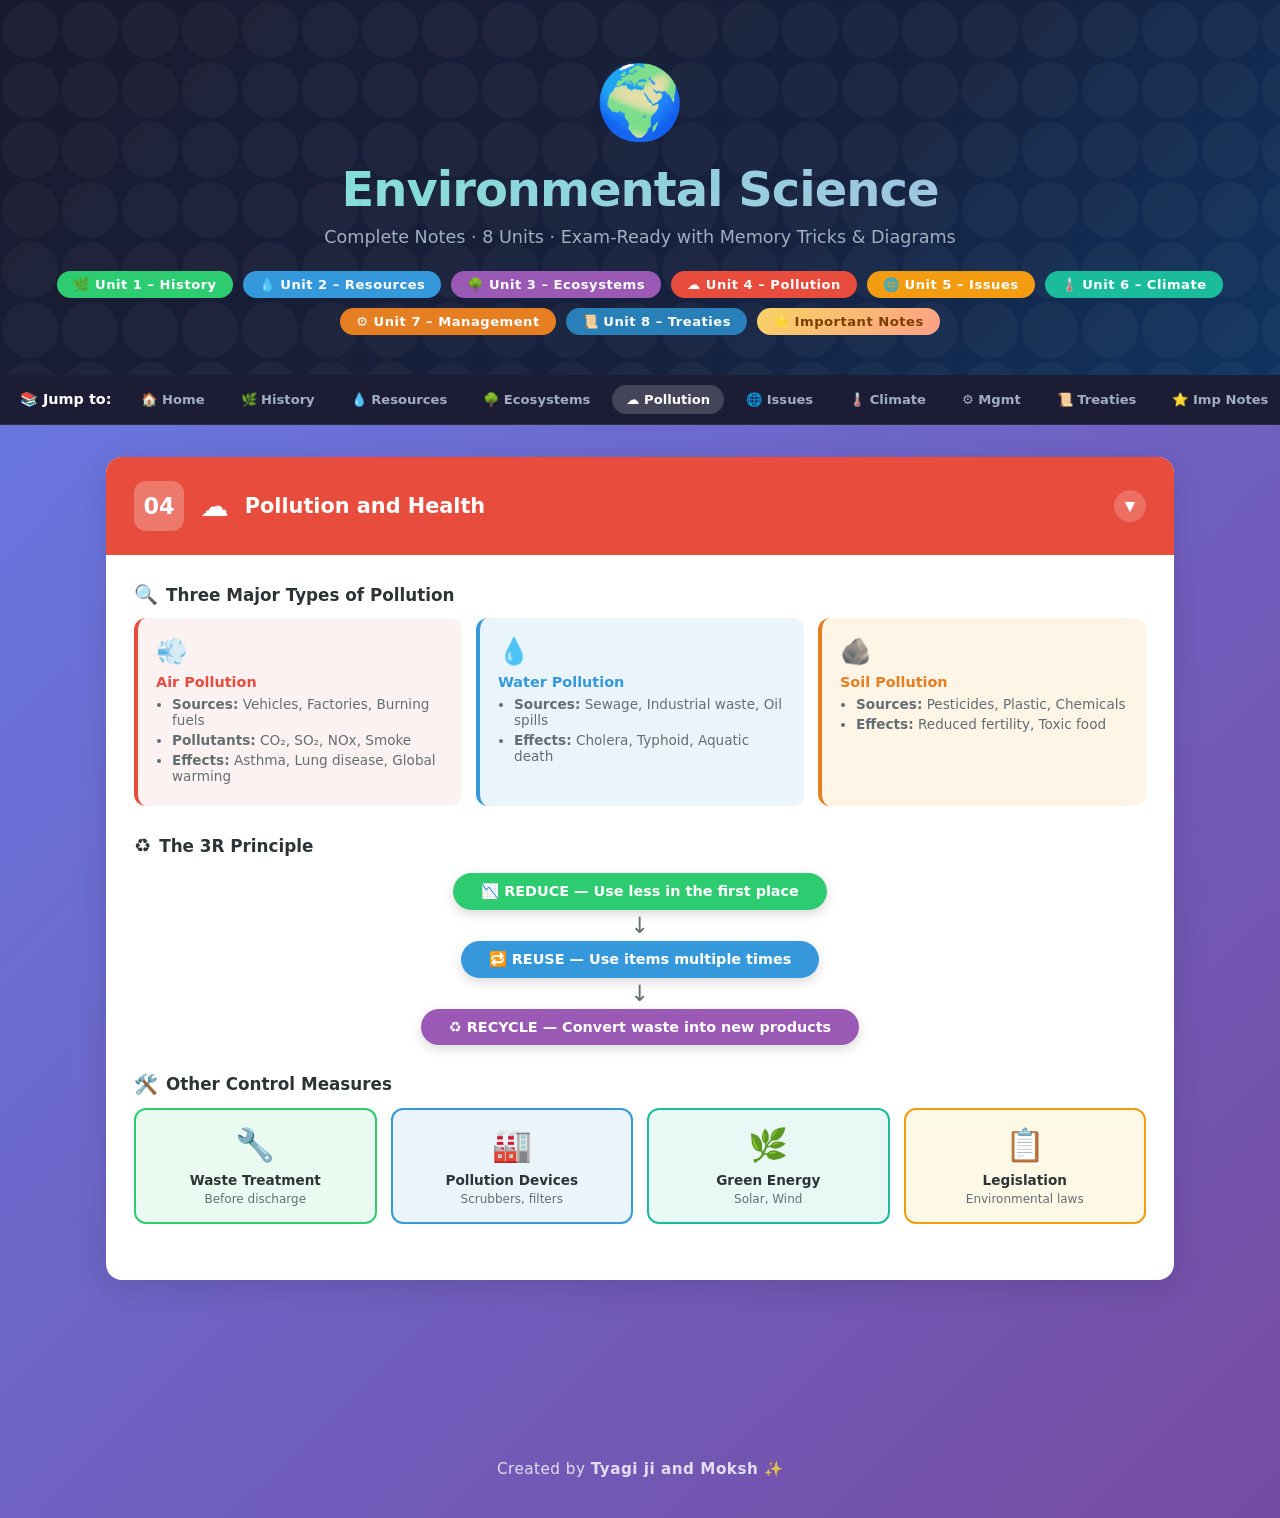
<file: unit4.html>
<!DOCTYPE html>
<html lang="en">
<head>
<meta charset="UTF-8" />
<meta name="viewport" content="width=device-width, initial-scale=1.0"/>
<title>Environmental Science – Complete Notes</title>
<link rel="stylesheet" href="styles.css">
</head>
<body>

<div id="progress-bar"></div>

<!-- ═══ HERO ═══ -->
<div class="hero">
  <span class="hero-icon">🌍</span>
  <h1>Environmental Science</h1>
  <p>Complete Notes · 8 Units · Exam-Ready with Memory Tricks &amp; Diagrams</p>
  <div class="badge-row">
    <span class="badge" style="background:var(--u1)">🌿 Unit 1 – History</span>
    <span class="badge" style="background:var(--u2)">💧 Unit 2 – Resources</span>
    <span class="badge" style="background:var(--u3)">🌳 Unit 3 – Ecosystems</span>
    <span class="badge" style="background:var(--u4)">☁️ Unit 4 – Pollution</span>
    <span class="badge" style="background:var(--u5)">🌐 Unit 5 – Issues</span>
    <span class="badge" style="background:var(--u6)">🌡️ Unit 6 – Climate</span>
    <span class="badge" style="background:var(--u7)">⚙️ Unit 7 – Management</span>
    <span class="badge" style="background:var(--u8)">📜 Unit 8 – Treaties</span>
    <span class="badge" style="background:linear-gradient(135deg,#f6d365,#fda085);color:#7b3f00">⭐ Important Notes</span>
  </div>
</div>

<!-- ═══ STICKY NAV ═══ -->
<nav class="nav-wrap">
  <span class="nav-title">📚 Jump to:</span>
  <a href="index.html">🏠 Home</a>
  <a href="unit1.html">🌿 History</a>
  <a href="unit2.html">💧 Resources</a>
  <a href="unit3.html">🌳 Ecosystems</a>
  <a href="unit4.html">☁️ Pollution</a>
  <a href="unit5.html">🌐 Issues</a>
  <a href="unit6.html">🌡️ Climate</a>
  <a href="unit7.html">⚙️ Mgmt</a>
  <a href="unit8.html">📜 Treaties</a>
  <a href="impnotes.html">⭐ Imp Notes</a>
  <a href="tenmark.html">🎯 10-Mark Qs</a>
  <a href="index.html">⚡ Quick Rev</a>
</nav>

<div class="wrapper">
<div class="unit-card" id="unit4">
  <div class="unit-header bg-u4" onclick="toggleUnit(this)">
    <div class="unit-num">04</div>
    <span class="unit-icon">☁️</span>
    <h2>Pollution and Health</h2>
    <button class="toggle-btn">▼</button>
  </div>
  <div class="unit-body">
    <div class="section">
      <h3><span class="s-icon">🔍</span> Three Major Types of Pollution</h3>
      <div class="effect-row">
        <div class="effect-card" style="background:#fdf2f2;border-color:var(--u4)"><span class="ec-icon">💨</span><div class="ec-title text-u4">Air Pollution</div><ul><li><b>Sources:</b> Vehicles, Factories, Burning fuels</li><li><b>Pollutants:</b> CO₂, SO₂, NOx, Smoke</li><li><b>Effects:</b> Asthma, Lung disease, Global warming</li></ul></div>
        <div class="effect-card" style="background:#eaf4fb;border-color:var(--u2)"><span class="ec-icon">💧</span><div class="ec-title text-u2">Water Pollution</div><ul><li><b>Sources:</b> Sewage, Industrial waste, Oil spills</li><li><b>Effects:</b> Cholera, Typhoid, Aquatic death</li></ul></div>
        <div class="effect-card" style="background:#fef5e7;border-color:var(--u7)"><span class="ec-icon">🪨</span><div class="ec-title text-u7">Soil Pollution</div><ul><li><b>Sources:</b> Pesticides, Plastic, Chemicals</li><li><b>Effects:</b> Reduced fertility, Toxic food</li></ul></div>
      </div>
    </div>
    <div class="section">
      <h3><span class="s-icon">♻️</span> The 3R Principle</h3>
      <div class="flowchart">
        <div class="flow-node bg-u1">📉 REDUCE — Use less in the first place</div>
        <div class="flow-arrow">↓</div>
        <div class="flow-node bg-u2">🔁 REUSE — Use items multiple times</div>
        <div class="flow-arrow">↓</div>
        <div class="flow-node bg-u3">♻️ RECYCLE — Convert waste into new products</div>
      </div>
    </div>
    <div class="section">
      <h3><span class="s-icon">🛠️</span> Other Control Measures</h3>
      <div class="info-grid">
        <div class="info-card light-u1"><span class="ic-icon">🔧</span><div class="ic-label">Waste Treatment</div><div class="ic-sub">Before discharge</div></div>
        <div class="info-card light-u2"><span class="ic-icon">🏭</span><div class="ic-label">Pollution Devices</div><div class="ic-sub">Scrubbers, filters</div></div>
        <div class="info-card light-u6"><span class="ic-icon">🌿</span><div class="ic-label">Green Energy</div><div class="ic-sub">Solar, Wind</div></div>
        <div class="info-card light-u5"><span class="ic-icon">📋</span><div class="ic-label">Legislation</div><div class="ic-sub">Environmental laws</div></div>
      </div>
    </div>
  </div>
</div>

<!-- ═══════════════════════════════════════════
     UNIT 5
════════════════════════════════════════════ -->

</div>


<div style="text-align:center;color:rgba(255,255,255,.8);margin-top:40px;margin-bottom:20px;font-size:.95rem;padding:20px;width:100%;letter-spacing:0.5px;">
  Created by <strong>Tyagi ji and Moksh</strong> ✨
</div>

<button id="scrollTop" onclick="window.scrollTo({top:0,behavior:'smooth'})">⬆</button>

<script src="main.js"></script>
</body>
</html>
</file>
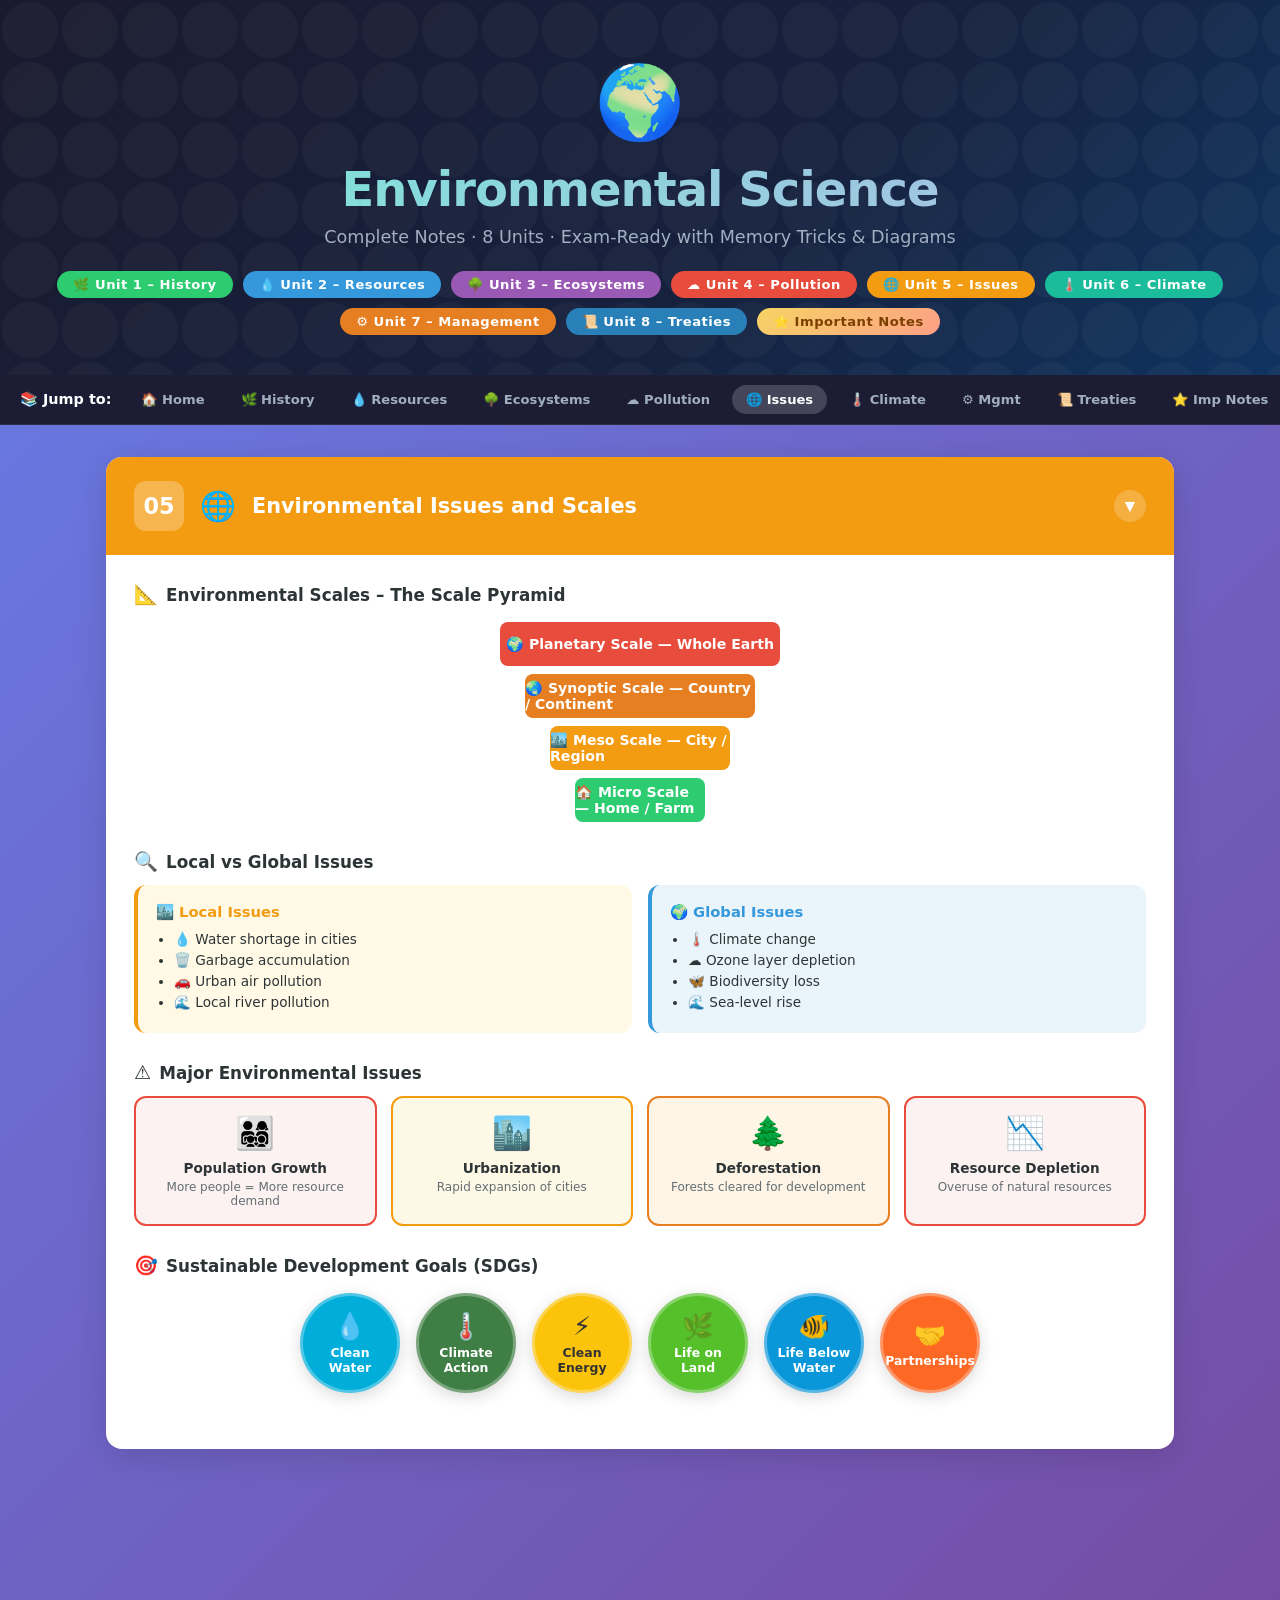
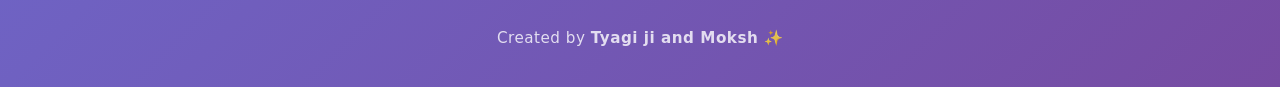
<file: unit5.html>
<!DOCTYPE html>
<html lang="en">
<head>
<meta charset="UTF-8" />
<meta name="viewport" content="width=device-width, initial-scale=1.0"/>
<title>Environmental Science – Complete Notes</title>
<link rel="stylesheet" href="styles.css">
</head>
<body>

<div id="progress-bar"></div>

<!-- ═══ HERO ═══ -->
<div class="hero">
  <span class="hero-icon">🌍</span>
  <h1>Environmental Science</h1>
  <p>Complete Notes · 8 Units · Exam-Ready with Memory Tricks &amp; Diagrams</p>
  <div class="badge-row">
    <span class="badge" style="background:var(--u1)">🌿 Unit 1 – History</span>
    <span class="badge" style="background:var(--u2)">💧 Unit 2 – Resources</span>
    <span class="badge" style="background:var(--u3)">🌳 Unit 3 – Ecosystems</span>
    <span class="badge" style="background:var(--u4)">☁️ Unit 4 – Pollution</span>
    <span class="badge" style="background:var(--u5)">🌐 Unit 5 – Issues</span>
    <span class="badge" style="background:var(--u6)">🌡️ Unit 6 – Climate</span>
    <span class="badge" style="background:var(--u7)">⚙️ Unit 7 – Management</span>
    <span class="badge" style="background:var(--u8)">📜 Unit 8 – Treaties</span>
    <span class="badge" style="background:linear-gradient(135deg,#f6d365,#fda085);color:#7b3f00">⭐ Important Notes</span>
  </div>
</div>

<!-- ═══ STICKY NAV ═══ -->
<nav class="nav-wrap">
  <span class="nav-title">📚 Jump to:</span>
  <a href="index.html">🏠 Home</a>
  <a href="unit1.html">🌿 History</a>
  <a href="unit2.html">💧 Resources</a>
  <a href="unit3.html">🌳 Ecosystems</a>
  <a href="unit4.html">☁️ Pollution</a>
  <a href="unit5.html">🌐 Issues</a>
  <a href="unit6.html">🌡️ Climate</a>
  <a href="unit7.html">⚙️ Mgmt</a>
  <a href="unit8.html">📜 Treaties</a>
  <a href="impnotes.html">⭐ Imp Notes</a>
  <a href="tenmark.html">🎯 10-Mark Qs</a>
  <a href="index.html">⚡ Quick Rev</a>
</nav>

<div class="wrapper">
<div class="unit-card" id="unit5">
  <div class="unit-header bg-u5" onclick="toggleUnit(this)">
    <div class="unit-num">05</div>
    <span class="unit-icon">🌐</span>
    <h2>Environmental Issues and Scales</h2>
    <button class="toggle-btn">▼</button>
  </div>
  <div class="unit-body">
    <div class="section">
      <h3><span class="s-icon">📐</span> Environmental Scales – The Scale Pyramid</h3>
      <div class="pyramid">
        <div class="pyr-level bg-u4" style="width:280px;height:44px">🌍 Planetary Scale — Whole Earth</div>
        <div class="pyr-level" style="background:#e67e22;width:230px;height:44px;margin-top:4px">🌏 Synoptic Scale — Country / Continent</div>
        <div class="pyr-level bg-u5" style="width:180px;height:44px;margin-top:4px">🏙️ Meso Scale — City / Region</div>
        <div class="pyr-level bg-u1" style="width:130px;height:44px;margin-top:4px">🏠 Micro Scale — Home / Farm</div>
      </div>
    </div>
    <div class="section">
      <h3><span class="s-icon">🔍</span> Local vs Global Issues</h3>
      <div class="compare-row">
        <div class="compare-card" style="background:#fff9e6;border-left:4px solid var(--u5)">
          <h4 style="color:var(--u5)">🏙️ Local Issues</h4>
          <ul><li>💧 Water shortage in cities</li><li>🗑️ Garbage accumulation</li><li>🚗 Urban air pollution</li><li>🌊 Local river pollution</li></ul>
        </div>
        <div class="compare-card" style="background:#eaf4fb;border-left:4px solid var(--u2)">
          <h4 style="color:var(--u2)">🌍 Global Issues</h4>
          <ul><li>🌡️ Climate change</li><li>☁️ Ozone layer depletion</li><li>🦋 Biodiversity loss</li><li>🌊 Sea-level rise</li></ul>
        </div>
      </div>
    </div>
    <div class="section">
      <h3><span class="s-icon">⚠️</span> Major Environmental Issues</h3>
      <div class="info-grid">
        <div class="info-card light-u4"><span class="ic-icon">👨‍👩‍👧‍👦</span><div class="ic-label">Population Growth</div><div class="ic-sub">More people = More resource demand</div></div>
        <div class="info-card light-u5"><span class="ic-icon">🏙️</span><div class="ic-label">Urbanization</div><div class="ic-sub">Rapid expansion of cities</div></div>
        <div class="info-card light-u7"><span class="ic-icon">🌲</span><div class="ic-label">Deforestation</div><div class="ic-sub">Forests cleared for development</div></div>
        <div class="info-card light-u4"><span class="ic-icon">📉</span><div class="ic-label">Resource Depletion</div><div class="ic-sub">Overuse of natural resources</div></div>
      </div>
    </div>
    <div class="section">
      <h3><span class="s-icon">🎯</span> Sustainable Development Goals (SDGs)</h3>
      <div class="circular-badges">
        <div class="c-badge" style="background:#00aed9"><span class="cb-icon">💧</span>Clean Water</div>
        <div class="c-badge" style="background:#3f7e44"><span class="cb-icon">🌡️</span>Climate Action</div>
        <div class="c-badge" style="background:#fcc30b;color:#333"><span class="cb-icon">⚡</span>Clean Energy</div>
        <div class="c-badge" style="background:#56c02b"><span class="cb-icon">🌿</span>Life on Land</div>
        <div class="c-badge" style="background:#0a97d9"><span class="cb-icon">🐠</span>Life Below Water</div>
        <div class="c-badge" style="background:#fd6925"><span class="cb-icon">🤝</span>Partnerships</div>
      </div>
    </div>
  </div>
</div>

<!-- ═══════════════════════════════════════════
     UNIT 6
════════════════════════════════════════════ -->

</div>


<div style="text-align:center;color:rgba(255,255,255,.8);margin-top:40px;margin-bottom:20px;font-size:.95rem;padding:20px;width:100%;letter-spacing:0.5px;">
  Created by <strong>Tyagi ji and Moksh</strong> ✨
</div>

<button id="scrollTop" onclick="window.scrollTo({top:0,behavior:'smooth'})">⬆</button>

<script src="main.js"></script>
</body>
</html>
</file>
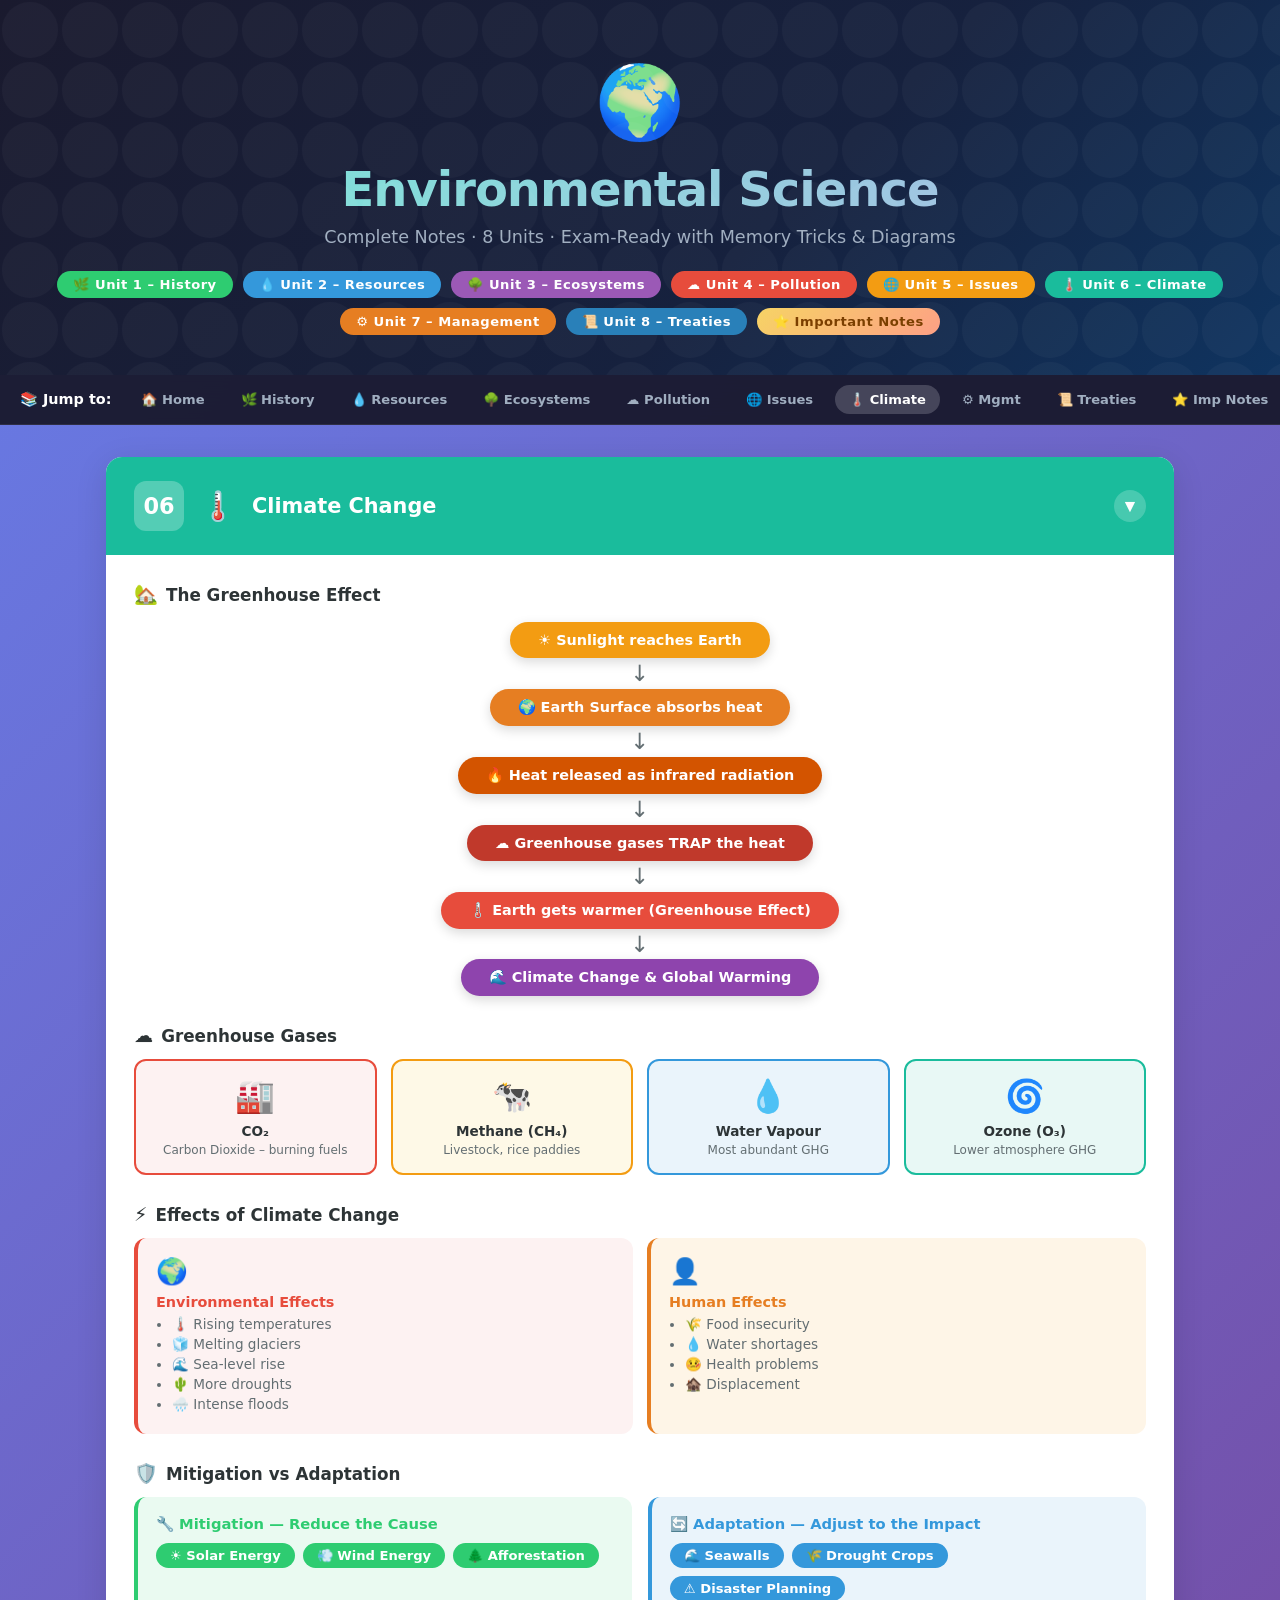
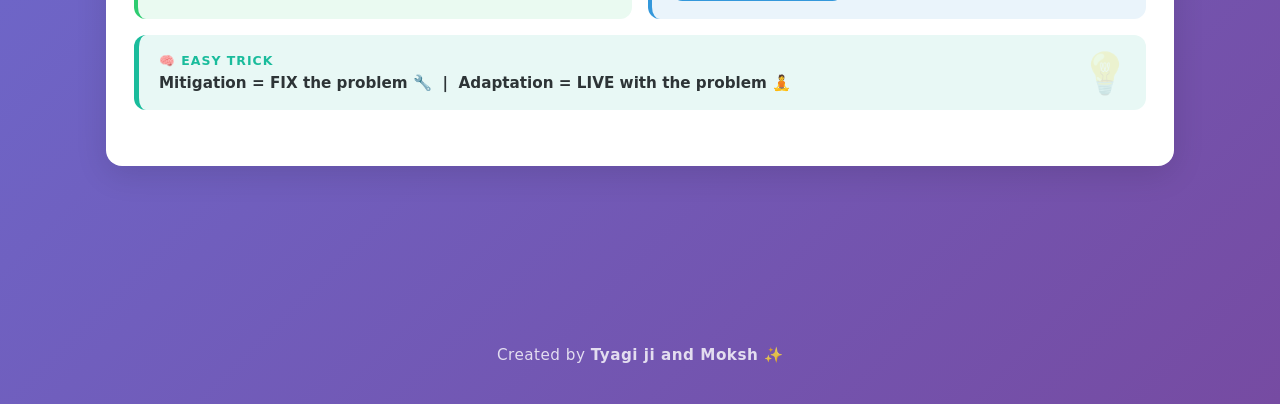
<file: unit6.html>
<!DOCTYPE html>
<html lang="en">
<head>
<meta charset="UTF-8" />
<meta name="viewport" content="width=device-width, initial-scale=1.0"/>
<title>Environmental Science – Complete Notes</title>
<link rel="stylesheet" href="styles.css">
</head>
<body>

<div id="progress-bar"></div>

<!-- ═══ HERO ═══ -->
<div class="hero">
  <span class="hero-icon">🌍</span>
  <h1>Environmental Science</h1>
  <p>Complete Notes · 8 Units · Exam-Ready with Memory Tricks &amp; Diagrams</p>
  <div class="badge-row">
    <span class="badge" style="background:var(--u1)">🌿 Unit 1 – History</span>
    <span class="badge" style="background:var(--u2)">💧 Unit 2 – Resources</span>
    <span class="badge" style="background:var(--u3)">🌳 Unit 3 – Ecosystems</span>
    <span class="badge" style="background:var(--u4)">☁️ Unit 4 – Pollution</span>
    <span class="badge" style="background:var(--u5)">🌐 Unit 5 – Issues</span>
    <span class="badge" style="background:var(--u6)">🌡️ Unit 6 – Climate</span>
    <span class="badge" style="background:var(--u7)">⚙️ Unit 7 – Management</span>
    <span class="badge" style="background:var(--u8)">📜 Unit 8 – Treaties</span>
    <span class="badge" style="background:linear-gradient(135deg,#f6d365,#fda085);color:#7b3f00">⭐ Important Notes</span>
  </div>
</div>

<!-- ═══ STICKY NAV ═══ -->
<nav class="nav-wrap">
  <span class="nav-title">📚 Jump to:</span>
  <a href="index.html">🏠 Home</a>
  <a href="unit1.html">🌿 History</a>
  <a href="unit2.html">💧 Resources</a>
  <a href="unit3.html">🌳 Ecosystems</a>
  <a href="unit4.html">☁️ Pollution</a>
  <a href="unit5.html">🌐 Issues</a>
  <a href="unit6.html">🌡️ Climate</a>
  <a href="unit7.html">⚙️ Mgmt</a>
  <a href="unit8.html">📜 Treaties</a>
  <a href="impnotes.html">⭐ Imp Notes</a>
  <a href="tenmark.html">🎯 10-Mark Qs</a>
  <a href="index.html">⚡ Quick Rev</a>
</nav>

<div class="wrapper">
<div class="unit-card" id="unit6">
  <div class="unit-header bg-u6" onclick="toggleUnit(this)">
    <div class="unit-num">06</div>
    <span class="unit-icon">🌡️</span>
    <h2>Climate Change</h2>
    <button class="toggle-btn">▼</button>
  </div>
  <div class="unit-body">
    <div class="section">
      <h3><span class="s-icon">🏡</span> The Greenhouse Effect</h3>
      <div class="flowchart">
        <div class="flow-node" style="background:#f39c12">☀️ Sunlight reaches Earth</div>
        <div class="flow-arrow">↓</div>
        <div class="flow-node" style="background:#e67e22">🌍 Earth Surface absorbs heat</div>
        <div class="flow-arrow">↓</div>
        <div class="flow-node" style="background:#d35400">🔥 Heat released as infrared radiation</div>
        <div class="flow-arrow">↓</div>
        <div class="flow-node" style="background:#c0392b">☁️ Greenhouse gases TRAP the heat</div>
        <div class="flow-arrow">↓</div>
        <div class="flow-node bg-u4">🌡️ Earth gets warmer (Greenhouse Effect)</div>
        <div class="flow-arrow">↓</div>
        <div class="flow-node" style="background:#8e44ad">🌊 Climate Change &amp; Global Warming</div>
      </div>
    </div>
    <div class="section">
      <h3><span class="s-icon">☁️</span> Greenhouse Gases</h3>
      <div class="info-grid">
        <div class="info-card light-u4"><span class="ic-icon">🏭</span><div class="ic-label">CO₂</div><div class="ic-sub">Carbon Dioxide – burning fuels</div></div>
        <div class="info-card light-u5"><span class="ic-icon">🐄</span><div class="ic-label">Methane (CH₄)</div><div class="ic-sub">Livestock, rice paddies</div></div>
        <div class="info-card light-u2"><span class="ic-icon">💧</span><div class="ic-label">Water Vapour</div><div class="ic-sub">Most abundant GHG</div></div>
        <div class="info-card light-u6"><span class="ic-icon">🌀</span><div class="ic-label">Ozone (O₃)</div><div class="ic-sub">Lower atmosphere GHG</div></div>
      </div>
    </div>
    <div class="section">
      <h3><span class="s-icon">⚡</span> Effects of Climate Change</h3>
      <div class="effect-row">
        <div class="effect-card" style="background:#fdf2f2;border-color:var(--u4)"><span class="ec-icon">🌍</span><div class="ec-title text-u4">Environmental Effects</div><ul><li>🌡️ Rising temperatures</li><li>🧊 Melting glaciers</li><li>🌊 Sea-level rise</li><li>🌵 More droughts</li><li>🌧️ Intense floods</li></ul></div>
        <div class="effect-card" style="background:#fef5e7;border-color:var(--u7)"><span class="ec-icon">👤</span><div class="ec-title text-u7">Human Effects</div><ul><li>🌾 Food insecurity</li><li>💧 Water shortages</li><li>🤒 Health problems</li><li>🏚️ Displacement</li></ul></div>
      </div>
    </div>
    <div class="section">
      <h3><span class="s-icon">🛡️</span> Mitigation vs Adaptation</h3>
      <div class="compare-row">
        <div class="compare-card" style="background:#eafaf1;border-left:4px solid var(--u1)">
          <h4 style="color:var(--u1)">🔧 Mitigation — Reduce the Cause</h4>
          <div class="tag-list"><span class="tag bg-u1">☀️ Solar Energy</span><span class="tag bg-u1">💨 Wind Energy</span><span class="tag bg-u1">🌲 Afforestation</span></div>
        </div>
        <div class="compare-card" style="background:#eaf4fb;border-left:4px solid var(--u2)">
          <h4 style="color:var(--u2)">🔄 Adaptation — Adjust to the Impact</h4>
          <div class="tag-list"><span class="tag bg-u2">🌊 Seawalls</span><span class="tag bg-u2">🌾 Drought Crops</span><span class="tag bg-u2">⚠️ Disaster Planning</span></div>
        </div>
      </div>
      <div class="memory-box" style="background:#e8f8f5;border-color:var(--u6)">
        <div class="mb-title text-u6">🧠 Easy Trick</div>
        <div class="mb-content">Mitigation = FIX the problem 🔧 &nbsp;|&nbsp; Adaptation = LIVE with the problem 🧘</div>
      </div>
    </div>
  </div>
</div>

<!-- ═══════════════════════════════════════════
     UNIT 7
════════════════════════════════════════════ -->

</div>


<div style="text-align:center;color:rgba(255,255,255,.8);margin-top:40px;margin-bottom:20px;font-size:.95rem;padding:20px;width:100%;letter-spacing:0.5px;">
  Created by <strong>Tyagi ji and Moksh</strong> ✨
</div>

<button id="scrollTop" onclick="window.scrollTo({top:0,behavior:'smooth'})">⬆</button>

<script src="main.js"></script>
</body>
</html>
</file>
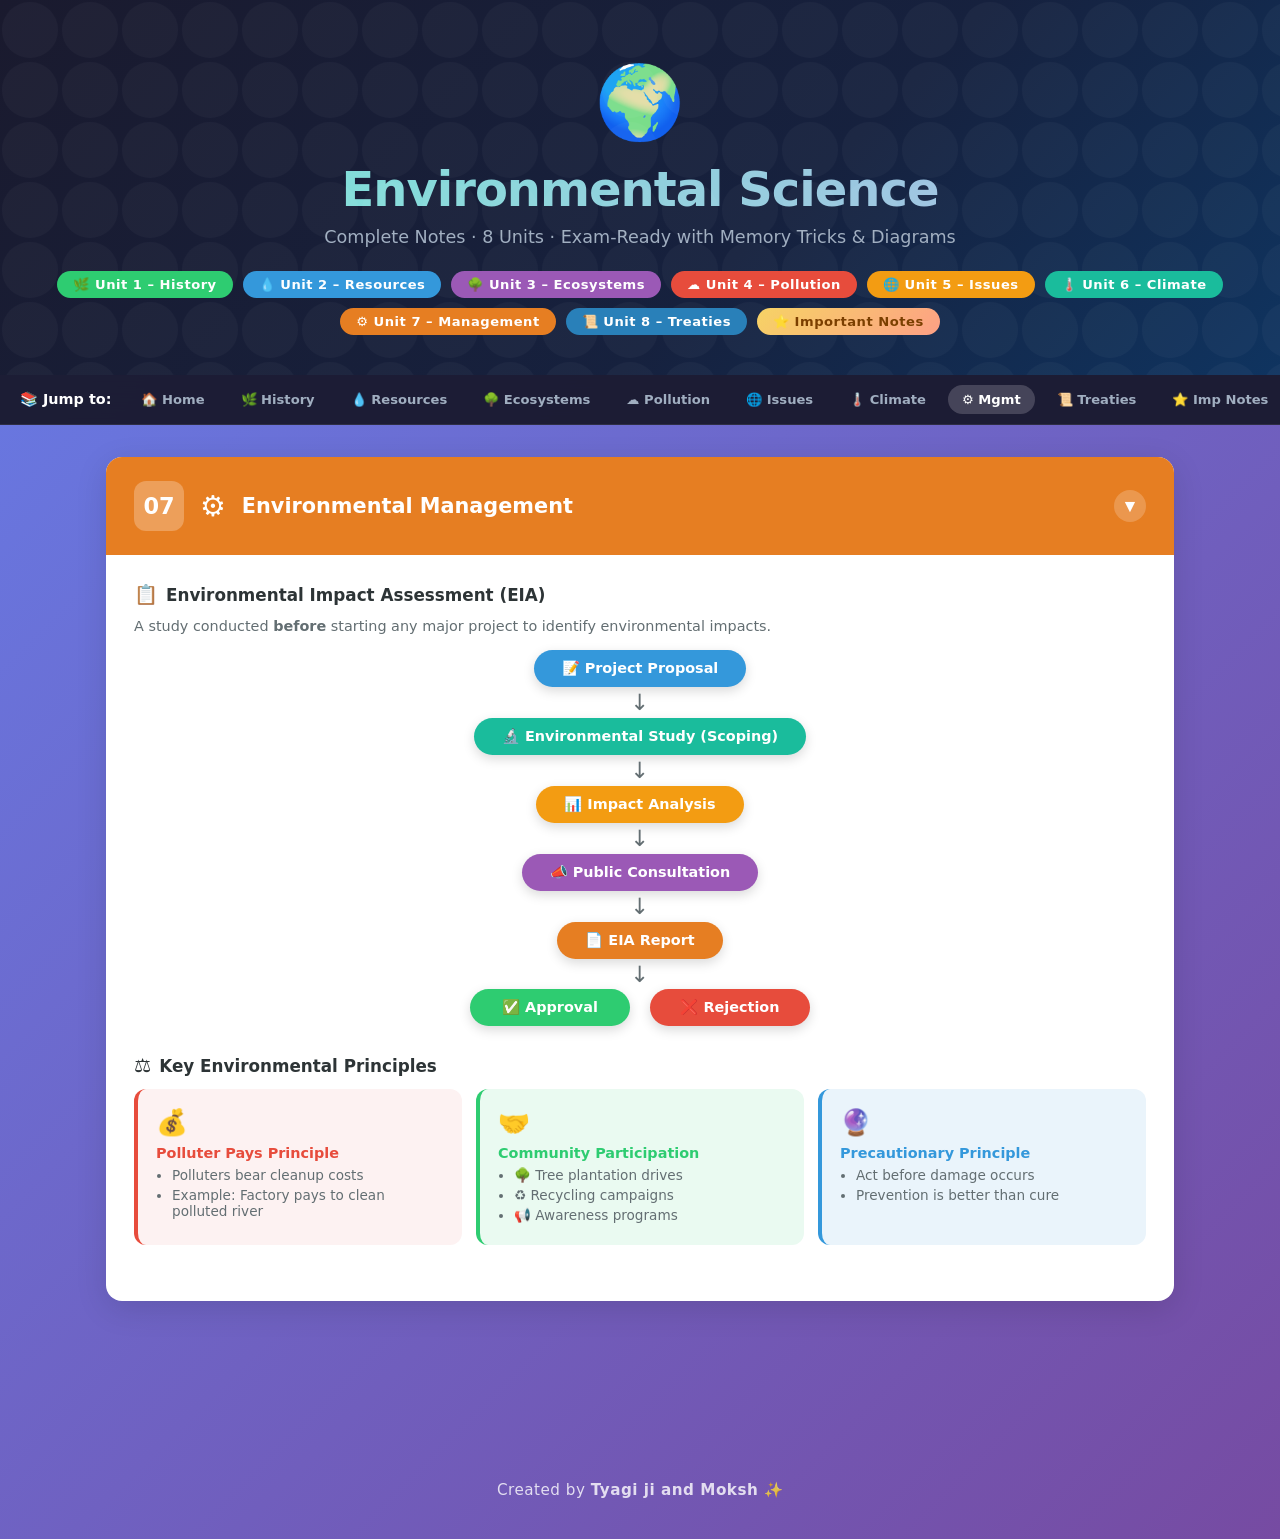
<file: unit7.html>
<!DOCTYPE html>
<html lang="en">
<head>
<meta charset="UTF-8" />
<meta name="viewport" content="width=device-width, initial-scale=1.0"/>
<title>Environmental Science – Complete Notes</title>
<link rel="stylesheet" href="styles.css">
</head>
<body>

<div id="progress-bar"></div>

<!-- ═══ HERO ═══ -->
<div class="hero">
  <span class="hero-icon">🌍</span>
  <h1>Environmental Science</h1>
  <p>Complete Notes · 8 Units · Exam-Ready with Memory Tricks &amp; Diagrams</p>
  <div class="badge-row">
    <span class="badge" style="background:var(--u1)">🌿 Unit 1 – History</span>
    <span class="badge" style="background:var(--u2)">💧 Unit 2 – Resources</span>
    <span class="badge" style="background:var(--u3)">🌳 Unit 3 – Ecosystems</span>
    <span class="badge" style="background:var(--u4)">☁️ Unit 4 – Pollution</span>
    <span class="badge" style="background:var(--u5)">🌐 Unit 5 – Issues</span>
    <span class="badge" style="background:var(--u6)">🌡️ Unit 6 – Climate</span>
    <span class="badge" style="background:var(--u7)">⚙️ Unit 7 – Management</span>
    <span class="badge" style="background:var(--u8)">📜 Unit 8 – Treaties</span>
    <span class="badge" style="background:linear-gradient(135deg,#f6d365,#fda085);color:#7b3f00">⭐ Important Notes</span>
  </div>
</div>

<!-- ═══ STICKY NAV ═══ -->
<nav class="nav-wrap">
  <span class="nav-title">📚 Jump to:</span>
  <a href="index.html">🏠 Home</a>
  <a href="unit1.html">🌿 History</a>
  <a href="unit2.html">💧 Resources</a>
  <a href="unit3.html">🌳 Ecosystems</a>
  <a href="unit4.html">☁️ Pollution</a>
  <a href="unit5.html">🌐 Issues</a>
  <a href="unit6.html">🌡️ Climate</a>
  <a href="unit7.html">⚙️ Mgmt</a>
  <a href="unit8.html">📜 Treaties</a>
  <a href="impnotes.html">⭐ Imp Notes</a>
  <a href="tenmark.html">🎯 10-Mark Qs</a>
  <a href="index.html">⚡ Quick Rev</a>
</nav>

<div class="wrapper">
<div class="unit-card" id="unit7">
  <div class="unit-header bg-u7" onclick="toggleUnit(this)">
    <div class="unit-num">07</div>
    <span class="unit-icon">⚙️</span>
    <h2>Environmental Management</h2>
    <button class="toggle-btn">▼</button>
  </div>
  <div class="unit-body">
    <div class="section">
      <h3><span class="s-icon">📋</span> Environmental Impact Assessment (EIA)</h3>
      <p style="font-size:.9rem;color:var(--muted);margin-bottom:14px">A study conducted <b>before</b> starting any major project to identify environmental impacts.</p>
      <div class="flowchart">
        <div class="flow-node" style="background:#3498db">📝 Project Proposal</div>
        <div class="flow-arrow">↓</div>
        <div class="flow-node" style="background:#1abc9c">🔬 Environmental Study (Scoping)</div>
        <div class="flow-arrow">↓</div>
        <div class="flow-node" style="background:#f39c12">📊 Impact Analysis</div>
        <div class="flow-arrow">↓</div>
        <div class="flow-node" style="background:#9b59b6">📣 Public Consultation</div>
        <div class="flow-arrow">↓</div>
        <div class="flow-node" style="background:#e67e22">📄 EIA Report</div>
        <div class="flow-arrow">↓</div>
        <div style="display:flex;gap:20px">
          <div class="flow-node bg-u1">✅ Approval</div>
          <div class="flow-node bg-u4">❌ Rejection</div>
        </div>
      </div>
    </div>
    <div class="section">
      <h3><span class="s-icon">⚖️</span> Key Environmental Principles</h3>
      <div class="effect-row">
        <div class="effect-card" style="background:#fdf2f2;border-color:var(--u4)"><span class="ec-icon">💰</span><div class="ec-title text-u4">Polluter Pays Principle</div><ul><li>Polluters bear cleanup costs</li><li>Example: Factory pays to clean polluted river</li></ul></div>
        <div class="effect-card" style="background:#eafaf1;border-color:var(--u1)"><span class="ec-icon">🤝</span><div class="ec-title text-u1">Community Participation</div><ul><li>🌳 Tree plantation drives</li><li>♻️ Recycling campaigns</li><li>📢 Awareness programs</li></ul></div>
        <div class="effect-card" style="background:#eaf4fb;border-color:var(--u2)"><span class="ec-icon">🔮</span><div class="ec-title text-u2">Precautionary Principle</div><ul><li>Act before damage occurs</li><li>Prevention is better than cure</li></ul></div>
      </div>
    </div>
  </div>
</div>

<!-- ═══════════════════════════════════════════
     UNIT 8
════════════════════════════════════════════ -->

</div>


<div style="text-align:center;color:rgba(255,255,255,.8);margin-top:40px;margin-bottom:20px;font-size:.95rem;padding:20px;width:100%;letter-spacing:0.5px;">
  Created by <strong>Tyagi ji and Moksh</strong> ✨
</div>

<button id="scrollTop" onclick="window.scrollTo({top:0,behavior:'smooth'})">⬆</button>

<script src="main.js"></script>
</body>
</html>
</file>
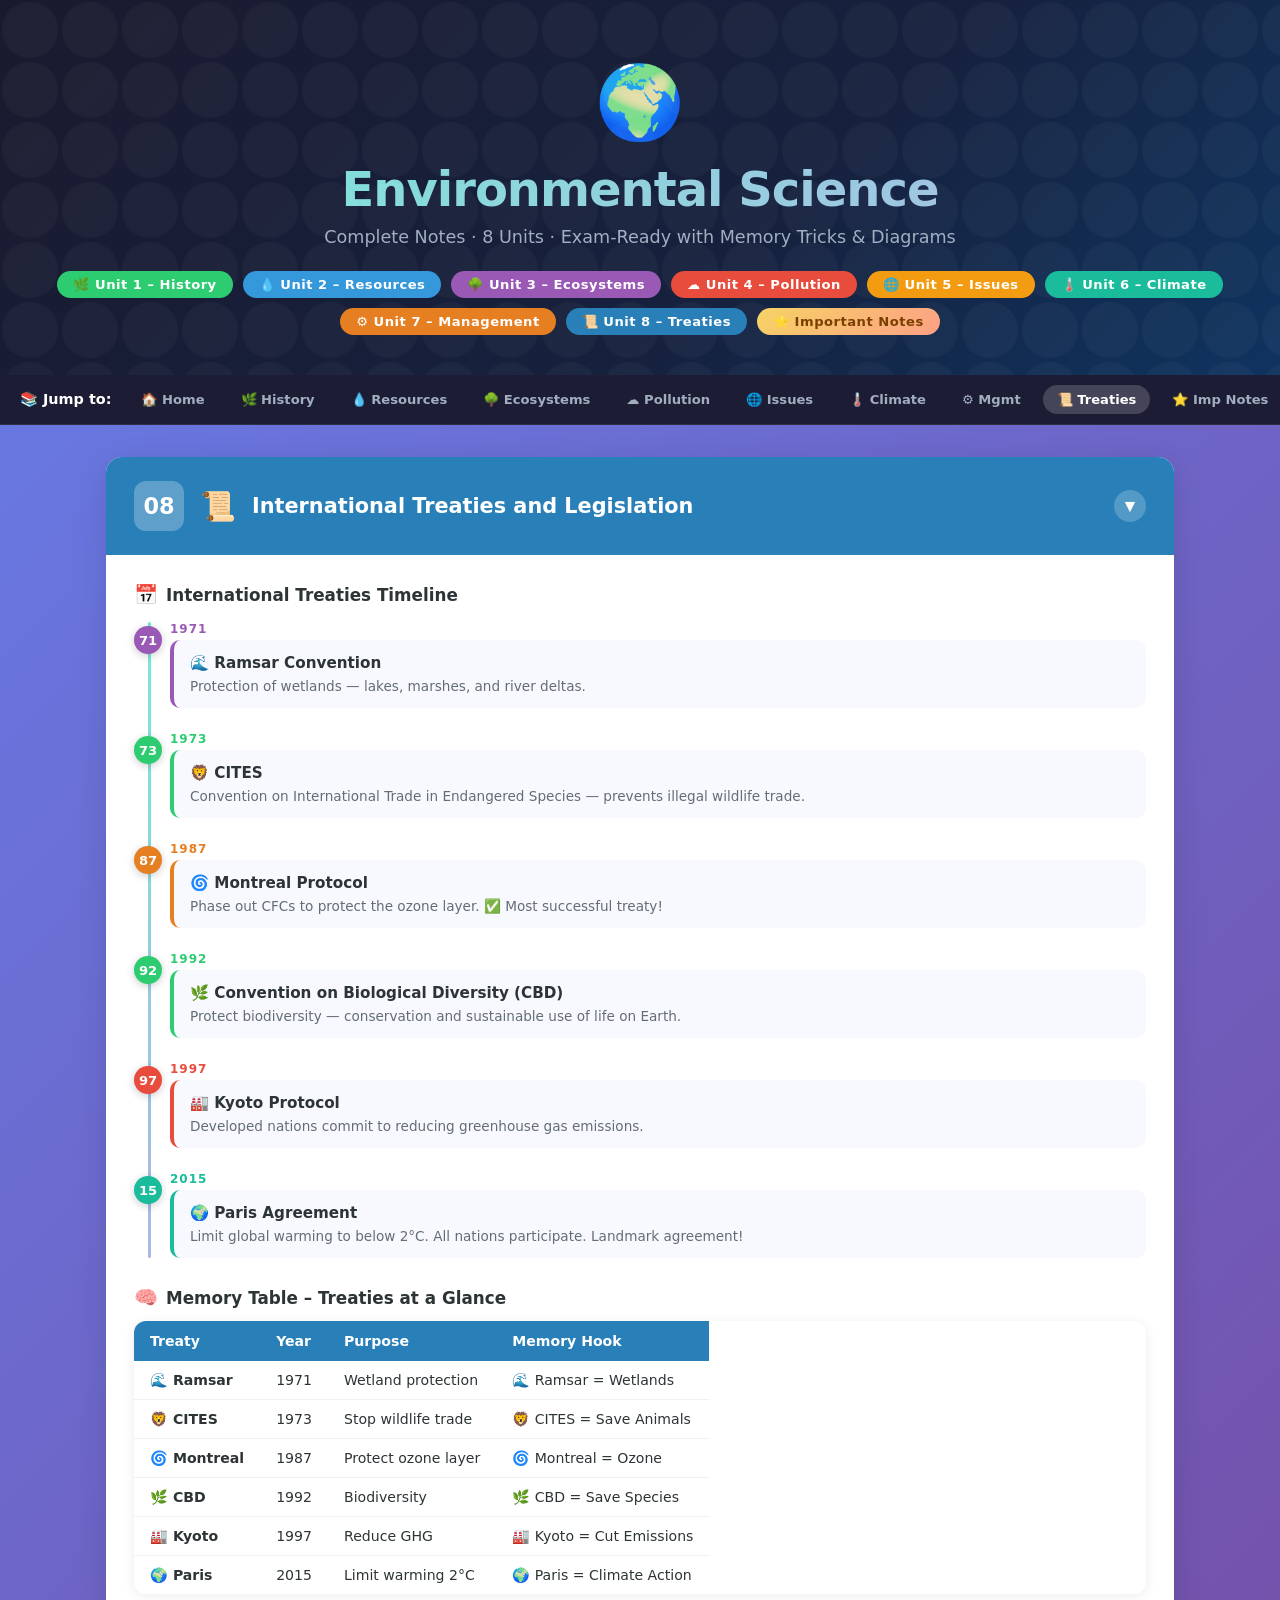
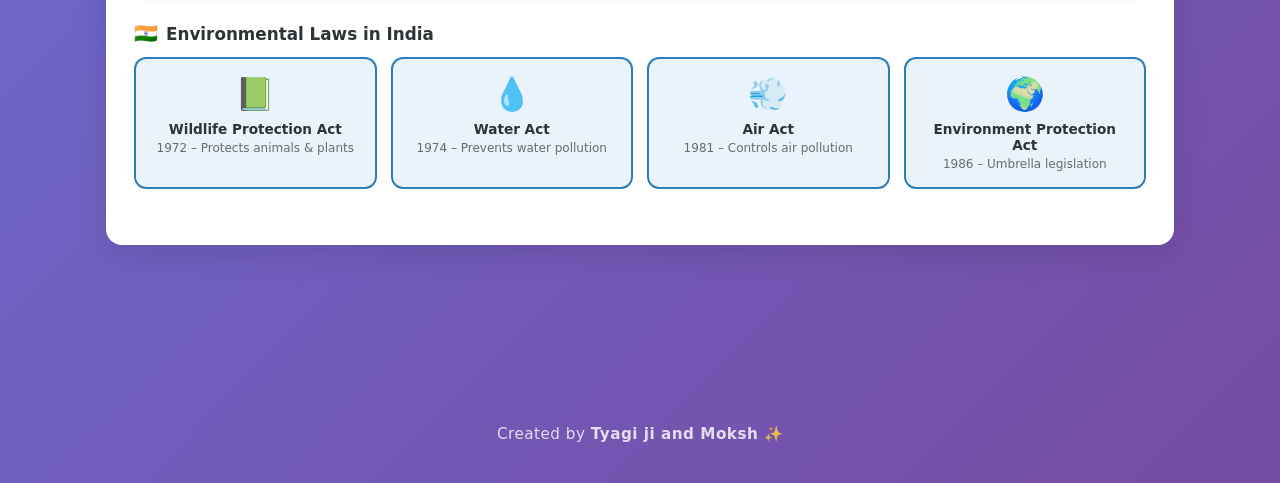
<file: unit8.html>
<!DOCTYPE html>
<html lang="en">
<head>
<meta charset="UTF-8" />
<meta name="viewport" content="width=device-width, initial-scale=1.0"/>
<title>Environmental Science – Complete Notes</title>
<link rel="stylesheet" href="styles.css">
</head>
<body>

<div id="progress-bar"></div>

<!-- ═══ HERO ═══ -->
<div class="hero">
  <span class="hero-icon">🌍</span>
  <h1>Environmental Science</h1>
  <p>Complete Notes · 8 Units · Exam-Ready with Memory Tricks &amp; Diagrams</p>
  <div class="badge-row">
    <span class="badge" style="background:var(--u1)">🌿 Unit 1 – History</span>
    <span class="badge" style="background:var(--u2)">💧 Unit 2 – Resources</span>
    <span class="badge" style="background:var(--u3)">🌳 Unit 3 – Ecosystems</span>
    <span class="badge" style="background:var(--u4)">☁️ Unit 4 – Pollution</span>
    <span class="badge" style="background:var(--u5)">🌐 Unit 5 – Issues</span>
    <span class="badge" style="background:var(--u6)">🌡️ Unit 6 – Climate</span>
    <span class="badge" style="background:var(--u7)">⚙️ Unit 7 – Management</span>
    <span class="badge" style="background:var(--u8)">📜 Unit 8 – Treaties</span>
    <span class="badge" style="background:linear-gradient(135deg,#f6d365,#fda085);color:#7b3f00">⭐ Important Notes</span>
  </div>
</div>

<!-- ═══ STICKY NAV ═══ -->
<nav class="nav-wrap">
  <span class="nav-title">📚 Jump to:</span>
  <a href="index.html">🏠 Home</a>
  <a href="unit1.html">🌿 History</a>
  <a href="unit2.html">💧 Resources</a>
  <a href="unit3.html">🌳 Ecosystems</a>
  <a href="unit4.html">☁️ Pollution</a>
  <a href="unit5.html">🌐 Issues</a>
  <a href="unit6.html">🌡️ Climate</a>
  <a href="unit7.html">⚙️ Mgmt</a>
  <a href="unit8.html">📜 Treaties</a>
  <a href="impnotes.html">⭐ Imp Notes</a>
  <a href="tenmark.html">🎯 10-Mark Qs</a>
  <a href="index.html">⚡ Quick Rev</a>
</nav>

<div class="wrapper">
<div class="unit-card" id="unit8">
  <div class="unit-header bg-u8" onclick="toggleUnit(this)">
    <div class="unit-num">08</div>
    <span class="unit-icon">📜</span>
    <h2>International Treaties and Legislation</h2>
    <button class="toggle-btn">▼</button>
  </div>
  <div class="unit-body">
    <div class="section">
      <h3><span class="s-icon">📅</span> International Treaties Timeline</h3>
      <div class="timeline">
        <div class="tl-item"><div class="tl-dot bg-u3">71</div><div class="tl-year text-u3">1971</div><div class="tl-content border-u3"><h4>🌊 Ramsar Convention</h4><p>Protection of wetlands — lakes, marshes, and river deltas.</p></div></div>
        <div class="tl-item"><div class="tl-dot bg-u1">73</div><div class="tl-year text-u1">1973</div><div class="tl-content border-u1"><h4>🦁 CITES</h4><p>Convention on International Trade in Endangered Species — prevents illegal wildlife trade.</p></div></div>
        <div class="tl-item"><div class="tl-dot bg-u7">87</div><div class="tl-year text-u7">1987</div><div class="tl-content border-u7"><h4>🌀 Montreal Protocol</h4><p>Phase out CFCs to protect the ozone layer. ✅ Most successful treaty!</p></div></div>
        <div class="tl-item"><div class="tl-dot bg-u1">92</div><div class="tl-year text-u1">1992</div><div class="tl-content border-u1"><h4>🌿 Convention on Biological Diversity (CBD)</h4><p>Protect biodiversity — conservation and sustainable use of life on Earth.</p></div></div>
        <div class="tl-item"><div class="tl-dot bg-u4">97</div><div class="tl-year text-u4">1997</div><div class="tl-content border-u4"><h4>🏭 Kyoto Protocol</h4><p>Developed nations commit to reducing greenhouse gas emissions.</p></div></div>
        <div class="tl-item"><div class="tl-dot bg-u6">15</div><div class="tl-year text-u6">2015</div><div class="tl-content border-u6"><h4>🌍 Paris Agreement</h4><p>Limit global warming to below 2°C. All nations participate. Landmark agreement!</p></div></div>
      </div>
    </div>
    <div class="section">
      <h3><span class="s-icon">🧠</span> Memory Table – Treaties at a Glance</h3>
      <table class="styled-table">
        <thead><tr><th class="bg-u8">Treaty</th><th class="bg-u8">Year</th><th class="bg-u8">Purpose</th><th class="bg-u8">Memory Hook</th></tr></thead>
        <tbody>
          <tr><td><b>🌊 Ramsar</b></td><td>1971</td><td>Wetland protection</td><td>🌊 Ramsar = Wetlands</td></tr>
          <tr><td><b>🦁 CITES</b></td><td>1973</td><td>Stop wildlife trade</td><td>🦁 CITES = Save Animals</td></tr>
          <tr><td><b>🌀 Montreal</b></td><td>1987</td><td>Protect ozone layer</td><td>🌀 Montreal = Ozone</td></tr>
          <tr><td><b>🌿 CBD</b></td><td>1992</td><td>Biodiversity</td><td>🌿 CBD = Save Species</td></tr>
          <tr><td><b>🏭 Kyoto</b></td><td>1997</td><td>Reduce GHG</td><td>🏭 Kyoto = Cut Emissions</td></tr>
          <tr><td><b>🌍 Paris</b></td><td>2015</td><td>Limit warming 2°C</td><td>🌍 Paris = Climate Action</td></tr>
        </tbody>
      </table>
    </div>
    <div class="section">
      <h3><span class="s-icon">🇮🇳</span> Environmental Laws in India</h3>
      <div class="info-grid">
        <div class="info-card light-u8"><span class="ic-icon">📗</span><div class="ic-label">Wildlife Protection Act</div><div class="ic-sub">1972 – Protects animals &amp; plants</div></div>
        <div class="info-card light-u8"><span class="ic-icon">💧</span><div class="ic-label">Water Act</div><div class="ic-sub">1974 – Prevents water pollution</div></div>
        <div class="info-card light-u8"><span class="ic-icon">💨</span><div class="ic-label">Air Act</div><div class="ic-sub">1981 – Controls air pollution</div></div>
        <div class="info-card light-u8"><span class="ic-icon">🌍</span><div class="ic-label">Environment Protection Act</div><div class="ic-sub">1986 – Umbrella legislation</div></div>
      </div>
    </div>
  </div>
</div>

<!-- ═══════════════════════════════════════════════════════════════
     ⭐  IMPORTANT EXAM NOTES  (NEW SECTION)
═══════════════════════════════════════════════════════════════ -->

</div>


<div style="text-align:center;color:rgba(255,255,255,.8);margin-top:40px;margin-bottom:20px;font-size:.95rem;padding:20px;width:100%;letter-spacing:0.5px;">
  Created by <strong>Tyagi ji and Moksh</strong> ✨
</div>

<button id="scrollTop" onclick="window.scrollTo({top:0,behavior:'smooth'})">⬆</button>

<script src="main.js"></script>
</body>
</html>
</file>
<file: styles.css>
*, *::before, *::after { box-sizing: border-box; margin: 0; padding: 0; }
  :root {
    --u1:#2ecc71; --u2:#3498db; --u3:#9b59b6; --u4:#e74c3c;
    --u5:#f39c12; --u6:#1abc9c; --u7:#e67e22; --u8:#2980b9;
    --dark:#1a1a2e; --card:#ffffff; --text:#2d3436; --muted:#636e72;
    --radius:16px; --shadow:0 8px 32px rgba(0,0,0,.12);
    --font:'Segoe UI',system-ui,sans-serif;
  }
  html { scroll-behavior: smooth; }
  body {
    font-family: var(--font);
    background: linear-gradient(135deg,#667eea 0%,#764ba2 100%);
    min-height:100vh; color:var(--text);
  }

  /* ── HERO ── */
  .hero {
    text-align:center; padding:60px 20px 40px;
    background:linear-gradient(135deg,#1a1a2e 0%,#16213e 60%,#0f3460 100%);
    color:#fff; position:relative; overflow:hidden;
  }
  .hero::before {
    content:'';
    position:absolute; inset:0;
    background:url("data:image/svg+xml,%3Csvg width='60' height='60' viewBox='0 0 60 60' xmlns='http://www.w3.org/2000/svg'%3E%3Cg fill='none' fill-rule='evenodd'%3E%3Cg fill='%23ffffff' fill-opacity='0.03'%3E%3Ccircle cx='30' cy='30' r='28'/%3E%3C/g%3E%3C/g%3E%3C/svg%3E");
    pointer-events:none;
  }
  .hero-icon { font-size:72px; display:block; margin-bottom:16px;
    animation:float 3s ease-in-out infinite; }
  @keyframes float {
    0%,100%{transform:translateY(0)} 50%{transform:translateY(-12px)}
  }
  .hero h1 { font-size:clamp(1.8rem,5vw,3rem); font-weight:800; letter-spacing:-1px;
    background:linear-gradient(90deg,#74ebd5,#acb6e5);
    -webkit-background-clip:text; -webkit-text-fill-color:transparent; }
  .hero p  { margin-top:10px; font-size:1.1rem; color:#a0aec0; }
  .badge-row { display:flex; flex-wrap:wrap; justify-content:center;
    gap:10px; margin-top:24px; }
  .badge {
    padding:6px 16px; border-radius:30px; font-size:.82rem;
    font-weight:700; color:#fff; letter-spacing:.5px;
    backdrop-filter:blur(6px);
  }

  /* ── PROGRESS BAR ── */
  #progress-bar {
    position:fixed; top:0; left:0; height:4px;
    background:linear-gradient(90deg,#74ebd5,#acb6e5);
    z-index:9999; width:0%; transition:width .2s;
  }

  /* ── NAV ── */
  .nav-wrap {
    position:sticky; top:0; z-index:100;
    background:rgba(26,26,46,.96); backdrop-filter:blur(12px);
    padding:10px 20px; overflow-x:auto;
    display:flex; gap:8px; align-items:center;
    border-bottom:1px solid rgba(255,255,255,.08);
  }
  .nav-wrap a {
    white-space:nowrap; padding:7px 14px; border-radius:20px;
    font-size:.82rem; font-weight:600; color:#a0aec0;
    text-decoration:none; transition:.2s;
  }
  .nav-wrap a:hover { color:#fff; background:rgba(255,255,255,.12); }
  .nav-title { color:#fff; font-weight:700; font-size:.9rem;
    margin-right:8px; white-space:nowrap; }

  /* ── MAIN WRAPPER ── */
  .wrapper { max-width:1100px; margin:0 auto; padding:32px 16px 80px; }

  /* ── UNIT CARD ── */
  .unit-card {
    background:#fff; border-radius:var(--radius);
    box-shadow:var(--shadow); margin-bottom:40px;
    overflow:hidden; transition:transform .3s;
  }
  .unit-card:hover { transform:translateY(-4px); }
  .unit-header {
    display:flex; align-items:center; gap:16px;
    padding:24px 28px; color:#fff; cursor:pointer;
    user-select:none; position:relative;
  }
  .unit-num {
    width:50px; height:50px; border-radius:12px;
    background:rgba(255,255,255,.25); display:flex;
    align-items:center; justify-content:center;
    font-size:1.4rem; font-weight:800; flex-shrink:0;
  }
  .unit-header h2 { font-size:1.3rem; font-weight:700; flex:1; }
  .unit-icon { font-size:1.8rem; }
  .toggle-btn {
    width:32px; height:32px; border-radius:50%;
    background:rgba(255,255,255,.2); border:none;
    color:#fff; font-size:1.1rem; cursor:pointer;
    transition:transform .3s; display:flex;
    align-items:center; justify-content:center;
  }
  .unit-body { padding:28px; display:block; }
  .unit-body.collapsed { display:none; }

  /* ── SECTION INSIDE UNIT ── */
  .section { margin-bottom:28px; }
  .section h3 {
    font-size:1.05rem; font-weight:700; margin-bottom:12px;
    display:flex; align-items:center; gap:8px;
    color:var(--text);
  }
  .section h3 .s-icon { font-size:1.2rem; }

  /* ── INFO GRID ── */
  .info-grid {
    display:grid; grid-template-columns:repeat(auto-fit,minmax(160px,1fr));
    gap:14px; margin-top:12px;
  }
  .info-card {
    border-radius:12px; padding:16px 14px; text-align:center;
    border:2px solid transparent; transition:.2s;
  }
  .info-card:hover { transform:translateY(-3px); }
  .info-card .ic-icon { font-size:2rem; display:block; margin-bottom:8px; }
  .info-card .ic-label { font-size:.85rem; font-weight:600; }
  .info-card .ic-sub { font-size:.75rem; color:var(--muted); margin-top:4px; }

  /* ── FLOWCHART ── */
  .flowchart {
    display:flex; flex-direction:column; align-items:center;
    gap:0; margin:16px auto; width:fit-content;
  }
  .flow-node {
    padding:10px 28px; border-radius:30px; color:#fff;
    font-weight:700; font-size:.9rem; text-align:center;
    box-shadow:0 4px 12px rgba(0,0,0,.15); min-width:160px;
    transition:.2s;
  }
  .flow-node:hover { transform:scale(1.05); }
  .flow-arrow {
    font-size:1.4rem; color:var(--muted); line-height:1.2;
    margin:2px 0;
  }

  /* ── HORIZONTAL FLOWCHART ── */
  .flow-h {
    display:flex; align-items:center; flex-wrap:wrap;
    gap:0; margin:16px auto; justify-content:center;
  }
  .flow-h .flow-node { min-width:120px; }
  .flow-h .flow-arrow { margin:0 4px; }

  /* ── MEMORY BOX ── */
  .memory-box {
    border-radius:12px; padding:18px 20px; margin:16px 0;
    border-left:5px solid; position:relative; overflow:hidden;
  }
  .memory-box::before {
    content:'💡'; position:absolute; right:16px; top:50%;
    transform:translateY(-50%); font-size:2.5rem; opacity:.15;
  }
  .memory-box .mb-title {
    font-size:.78rem; font-weight:800; letter-spacing:1px;
    text-transform:uppercase; margin-bottom:6px;
  }
  .memory-box .mb-content { font-size:.95rem; font-weight:600; }

  /* ── TABLE ── */
  .styled-table {
    width:100%; border-collapse:collapse; border-radius:12px;
    overflow-x:auto; display:block; box-shadow:0 2px 12px rgba(0,0,0,.08);
    margin-top:12px;
  }
  .styled-table th {
    padding:12px 16px; text-align:left; color:#fff;
    font-size:.88rem;
  }
  .styled-table td {
    padding:11px 16px; font-size:.88rem; border-bottom:1px solid #f0f0f0;
  }
  .styled-table tr:last-child td { border-bottom:none; }
  .styled-table tr:hover td { background:#f8f9ff; }

  /* ── TAGS ── */
  .tag-list { display:flex; flex-wrap:wrap; gap:8px; margin-top:10px; }
  .tag {
    padding:5px 14px; border-radius:20px; font-size:.82rem;
    font-weight:600; color:#fff;
  }

  /* ── EFFECT CARDS ── */
  .effect-row {
    display:grid; grid-template-columns:repeat(auto-fit,minmax(200px,1fr));
    gap:14px; margin-top:12px;
  }
  .effect-card {
    border-radius:12px; padding:18px;
    border-left:4px solid; background:#fafafa;
  }
  .effect-card .ec-icon { font-size:1.6rem; margin-bottom:8px; display:block; }
  .effect-card .ec-title { font-weight:700; font-size:.9rem; margin-bottom:6px; }
  .effect-card ul { padding-left:16px; }
  .effect-card li { font-size:.85rem; margin-bottom:4px; color:var(--muted); }

  /* ── SCALE PYRAMID ── */
  .pyramid {
    display:flex; flex-direction:column; align-items:center;
    gap:4px; margin:16px auto; width:fit-content;
  }
  .pyr-level {
    display:flex; align-items:center; justify-content:center;
    border-radius:8px; color:#fff; font-weight:700;
    font-size:.88rem; transition:.2s;
  }
  .pyr-level:hover { transform:scaleX(1.04); }

  /* ── CIRCULAR BADGE ── */
  .circular-badges {
    display:flex; flex-wrap:wrap; justify-content:center;
    gap:16px; margin:16px 0;
  }
  .c-badge {
    width:100px; height:100px; border-radius:50%;
    display:flex; flex-direction:column; align-items:center;
    justify-content:center; color:#fff; font-weight:700;
    font-size:.78rem; text-align:center; padding:8px;
    box-shadow:0 4px 16px rgba(0,0,0,.15); transition:.2s;
    border:3px solid rgba(255,255,255,.3);
  }
  .c-badge:hover { transform:scale(1.08); }
  .c-badge .cb-icon { font-size:1.6rem; margin-bottom:4px; }

  /* ── QUICK REVISION ── */
  .qr-grid {
    display:grid; grid-template-columns:repeat(auto-fit,minmax(200px,1fr));
    gap:14px;
  }
  .qr-card {
    border-radius:14px; padding:20px 16px; text-align:center;
    color:#fff; transition:.2s; cursor:pointer; text-decoration:none;
    display:block;
  }
  .qr-card:hover { transform:translateY(-5px) scale(1.02);
    box-shadow:0 12px 32px rgba(0,0,0,.2); }
  .qr-card .qrc-num { font-size:2rem; font-weight:800; opacity:.3;
    line-height:1; }
  .qr-card .qrc-icon { font-size:2rem; display:block; margin:4px 0; }
  .qr-card .qrc-label { font-size:.85rem; font-weight:700; }

  /* ── FORMULA BOX ── */
  .formula-box {
    text-align:center; padding:20px; border-radius:14px;
    background:linear-gradient(135deg,#f8f9ff,#e8ecff);
    border:2px dashed #7c83fd; margin:16px 0;
  }
  .formula-box .formula-text {
    font-size:1.2rem; font-weight:800; color:#5c6bc0;
  }

  /* ── COMPARE TABLE ── */
  .compare-row {
    display:grid; grid-template-columns:1fr 1fr; gap:16px; margin-top:12px;
  }
  .compare-card {
    border-radius:12px; padding:18px;
  }
  .compare-card h4 {
    display:flex; align-items:center; gap:6px;
    font-size:.92rem; margin-bottom:10px;
  }
  .compare-card ul { padding-left:18px; }
  .compare-card li { font-size:.85rem; margin-bottom:5px; }

  /* ── TREATY TIMELINE ── */
  .timeline {
    position:relative; padding-left:36px; margin-top:16px;
  }
  .timeline::before {
    content:''; position:absolute; left:14px; top:0; bottom:0;
    width:3px; background:linear-gradient(180deg,#74ebd5,#acb6e5);
    border-radius:2px;
  }
  .tl-item { position:relative; margin-bottom:24px; }
  .tl-dot {
    width:28px; height:28px; border-radius:50%;
    position:absolute; left:-36px; top:4px;
    display:flex; align-items:center; justify-content:center;
    font-size:.82rem; font-weight:800; color:#fff;
    box-shadow:0 2px 8px rgba(0,0,0,.2);
  }
  .tl-year {
    font-size:.75rem; font-weight:800; letter-spacing:1px;
    text-transform:uppercase; margin-bottom:4px;
  }
  .tl-content {
    background:#f8f9ff; border-radius:10px; padding:14px 16px;
    border-left:4px solid;
  }
  .tl-content h4 { font-size:.95rem; font-weight:700; margin-bottom:6px; }
  .tl-content p  { font-size:.85rem; color:var(--muted); }

  /* ── CREATOR BADGE ── */
  .creator-badge {
    position:absolute; top:16px; right:20px; z-index:10;
    display:flex; flex-direction:column; align-items:flex-end; gap:8px;
  }

  /* ── RESPONSIVE ── */
  @media(max-width:768px){
    .hero h1 { font-size:clamp(1.5rem,6vw,2.5rem); }
    .hero { padding: 40px 16px 30px; }
    .wrapper { padding: 24px 12px 60px; }
    
    .pos-neg-grid { grid-template-columns:1fr; }
    .compare-row { grid-template-columns:1fr; }
    .imp-banner { flex-direction: column; text-align: center; gap: 12px; }
    .unit-header, .imp-unit-header, .tenmark-header { padding: 16px 20px; gap: 12px; }
    .unit-body, .imp-unit-body, .tenmark-body { padding: 20px 16px; }
    .unit-header h2, .imp-unit-header h3, .tenmark-header h2 { font-size: 1.15rem; }
    .unit-num { width: 40px; height: 40px; font-size: 1.1rem; }
    .unit-icon { font-size: 1.5rem; }
    
    .flow-h { flex-direction:column; }
    .flow-h .flow-arrow { transform:rotate(90deg); margin: 6px 0; }
    
    .iucn-ladder .iucn-rung { width: 100% !important; min-width: unset; max-width: 320px; }

    .creator-badge {
      position:relative; top:0; right:0;
      align-items:center; justify-content:center;
      margin-bottom:16px;
    }
  }

  @media(max-width:480px){
    .hero-icon { font-size: 52px; }
    .badge-row { gap: 6px; }
    .badge { font-size: 0.75rem; padding: 4px 12px; }
    .nav-wrap { padding: 8px 12px; }
    .nav-wrap a { padding: 6px 10px; font-size: 0.75rem; }
    
    .info-grid, .qr-grid, .effect-row { 
      grid-template-columns: 1fr; 
    }
  }

  /* ── UTILITY COLOURS ── */
  .bg-u1{background:var(--u1)} .bg-u2{background:var(--u2)}
  .bg-u3{background:var(--u3)} .bg-u4{background:var(--u4)}
  .bg-u5{background:var(--u5)} .bg-u6{background:var(--u6)}
  .bg-u7{background:var(--u7)} .bg-u8{background:var(--u8)}

  .border-u1{border-color:var(--u1)} .border-u2{border-color:var(--u2)}
  .border-u3{border-color:var(--u3)} .border-u4{border-color:var(--u4)}
  .border-u5{border-color:var(--u5)} .border-u6{border-color:var(--u6)}
  .border-u7{border-color:var(--u7)} .border-u8{border-color:var(--u8)}

  .text-u1{color:var(--u1)} .text-u2{color:var(--u2)}
  .text-u3{color:var(--u3)} .text-u4{color:var(--u4)}
  .text-u5{color:var(--u5)} .text-u6{color:var(--u6)}
  .text-u7{color:var(--u7)} .text-u8{color:var(--u8)}

  .light-u1{background:#eafaf1;border-color:var(--u1)}
  .light-u2{background:#eaf4fb;border-color:var(--u2)}
  .light-u3{background:#f5eef8;border-color:var(--u3)}
  .light-u4{background:#fdf2f2;border-color:var(--u4)}
  .light-u5{background:#fef9e7;border-color:var(--u5)}
  .light-u6{background:#e8f8f5;border-color:var(--u6)}
  .light-u7{background:#fef5e7;border-color:var(--u7)}
  .light-u8{background:#eaf2fb;border-color:var(--u8)}

  /* ── IMPORTANT NOTES SECTION STYLES ── */
  .imp-section-header {
    text-align:center; padding:50px 20px 30px;
    position:relative;
  }
  .imp-section-header h2 {
    font-size:clamp(1.6rem,4vw,2.4rem); font-weight:900;
    color:#fff; letter-spacing:-1px;
  }
  .imp-section-header p {
    color:rgba(255,255,255,.75); margin-top:8px; font-size:1rem;
  }
  .imp-banner {
    background:linear-gradient(135deg,#f6d365 0%,#fda085 100%);
    border-radius:var(--radius); padding:20px 28px;
    margin-bottom:32px; display:flex; align-items:center; gap:16px;
    box-shadow:var(--shadow);
  }
  .imp-banner-icon { font-size:2.5rem; flex-shrink:0; }
  .imp-banner-text h3 { font-size:1.15rem; font-weight:800; color:#7b3f00; }
  .imp-banner-text p  { font-size:.88rem; color:#8b4513; margin-top:4px; }

  /* imp unit card */
  .imp-unit-card {
    background:#fff; border-radius:var(--radius);
    box-shadow:var(--shadow); margin-bottom:36px; overflow:hidden;
  }
  .imp-unit-header {
    display:flex; align-items:center; gap:14px;
    padding:20px 26px; color:#fff; cursor:pointer; user-select:none;
  }
  .imp-unit-badge {
    padding:6px 14px; border-radius:20px;
    background:rgba(255,255,255,.25); font-size:.78rem;
    font-weight:800; letter-spacing:.5px; white-space:nowrap;
  }
  .imp-unit-header h3 { font-size:1.1rem; font-weight:700; flex:1; }
  .imp-unit-body { padding:26px; display:block; }
  .imp-unit-body.collapsed { display:none; }

  /* imp topic block */
  .imp-topic {
    border-radius:12px; border:1px solid #eee;
    margin-bottom:20px; overflow:hidden;
  }
  .imp-topic-head {
    padding:13px 18px; font-weight:700; font-size:.95rem;
    display:flex; align-items:center; gap:8px; color:#fff;
  }
  .imp-topic-body { padding:16px 18px; background:#fafafa; }
  .imp-topic-body p { font-size:.88rem; color:var(--text); line-height:1.7; margin-bottom:8px; }
  .imp-topic-body ul { padding-left:20px; margin-bottom:8px; }
  .imp-topic-body ul li { font-size:.87rem; color:var(--muted); margin-bottom:5px; line-height:1.6; }
  .imp-topic-body strong { color:var(--text); }

  /* pos neg grid */
  .pos-neg-grid {
    display:grid; grid-template-columns:1fr 1fr; gap:12px; margin-top:10px;
  }
  .pos-card {
    background:#eafaf1; border-left:4px solid var(--u1);
    border-radius:10px; padding:14px;
  }
  .neg-card {
    background:#fdf2f2; border-left:4px solid var(--u4);
    border-radius:10px; padding:14px;
  }
  .pos-card h5,.neg-card h5 {
    font-size:.82rem; font-weight:800; margin-bottom:8px;
    text-transform:uppercase; letter-spacing:.5px;
  }
  .pos-card h5 { color:var(--u1); }
  .neg-card h5 { color:var(--u4); }
  .pos-card li,.neg-card li { font-size:.83rem; color:var(--muted); margin-bottom:4px; }

  /* hippo box */
  .hippo-box {
    background:linear-gradient(135deg,#667eea,#764ba2);
    border-radius:14px; padding:20px 24px; color:#fff; margin:12px 0;
  }
  .hippo-box h4 { font-size:1rem; font-weight:800; margin-bottom:12px; }
  .hippo-row { display:flex; flex-wrap:wrap; gap:10px; }
  .hippo-item {
    background:rgba(255,255,255,.15); border-radius:10px;
    padding:10px 14px; text-align:center; min-width:90px;
    backdrop-filter:blur(4px);
  }
  .hippo-item .hi-letter { font-size:1.5rem; font-weight:900; display:block; }
  .hippo-item .hi-word   { font-size:.75rem; margin-top:2px; }

  /* quick rev strip */
  .qr-strip {
    background:linear-gradient(135deg,#1a1a2e,#16213e);
    border-radius:12px; padding:16px 20px; margin-top:16px;
  }
  .qr-strip h4 {
    color:#74ebd5; font-size:.85rem; font-weight:800;
    letter-spacing:1px; text-transform:uppercase; margin-bottom:10px;
  }
  .qr-strip ul { padding-left:0; list-style:none; }
  .qr-strip li {
    color:rgba(255,255,255,.85); font-size:.85rem;
    padding:5px 0; border-bottom:1px solid rgba(255,255,255,.06);
    display:flex; align-items:center; gap:8px;
  }
  .qr-strip li:last-child { border-bottom:none; }

  /* exam q box */
  .exam-q-box {
    background:linear-gradient(135deg,#fff9e6,#fff3cc);
    border:2px solid #f39c12; border-radius:12px;
    padding:16px 18px; margin:10px 0;
  }
  .exam-q-box .eq-label {
    font-size:.75rem; font-weight:800; color:#e67e22;
    letter-spacing:1px; text-transform:uppercase; margin-bottom:6px;
  }
  .exam-q-box .eq-q { font-size:.9rem; font-weight:700; color:var(--text); margin-bottom:8px; }
  .exam-q-box .eq-a { font-size:.85rem; color:var(--muted); line-height:1.6; }

  /* imp flowchart (compact) */
  .imp-flow {
    display:flex; flex-direction:column; align-items:center;
    gap:0; margin:12px auto; width:fit-content;
  }
  .imp-flow-node {
    padding:8px 22px; border-radius:24px; color:#fff;
    font-weight:700; font-size:.85rem; text-align:center;
    box-shadow:0 3px 10px rgba(0,0,0,.12); min-width:140px;
    transition:.2s;
  }
  .imp-flow-node:hover { transform:scale(1.05); }
  .imp-flow-arrow { font-size:1.2rem; color:var(--muted); line-height:1.1; margin:2px 0; }

  /* iucn ladder */
  .iucn-ladder {
    display:flex; flex-direction:column; align-items:center;
    gap:4px; margin:12px auto;
  }
  .iucn-rung {
    display:flex; align-items:center; justify-content:center;
    border-radius:8px; color:#fff; font-weight:700;
    font-size:.85rem; padding:9px 20px; min-width:220px;
    transition:.2s; cursor:default;
  }
  .iucn-rung:hover { transform:scaleX(1.04); }

  /* 10-mark questions section */
  .tenmark-wrap {
    background:#fff; border-radius:var(--radius);
    box-shadow:var(--shadow); margin-bottom:40px; overflow:hidden;
  }
  .tenmark-header {
    background:linear-gradient(135deg,#f6d365,#fda085);
    padding:22px 28px; display:flex; align-items:center; gap:14px;
    cursor:pointer; user-select:none;
  }
  .tenmark-header h2 { font-size:1.2rem; font-weight:800; color:#7b3f00; flex:1; }
  .tenmark-body { padding:26px; display:block; }
  .tenmark-body.collapsed { display:none; }
  .tenmark-unit-block { margin-bottom:24px; }
  .tenmark-unit-title {
    font-size:.9rem; font-weight:800; text-transform:uppercase;
    letter-spacing:1px; margin-bottom:12px;
    display:flex; align-items:center; gap:8px; padding-bottom:8px;
    border-bottom:2px solid #f0f0f0;
  }
  .tenmark-q-list { counter-reset:qcount; padding-left:0; list-style:none; }
  .tenmark-q-list li {
    counter-increment:qcount;
    display:flex; align-items:flex-start; gap:12px;
    padding:10px 14px; border-radius:10px; margin-bottom:8px;
    background:#f8f9ff; border-left:4px solid;
    font-size:.88rem; font-weight:600; color:var(--text);
    transition:.2s;
  }
  .tenmark-q-list li:hover { background:#eef0ff; }
  .tenmark-q-list li::before {
    content:counter(qcount);
    width:24px; height:24px; border-radius:50%;
    display:flex; align-items:center; justify-content:center;
    font-size:.78rem; font-weight:800; color:#fff;
    flex-shrink:0; margin-top:1px;
  }

  /* scroll-top */
  #scrollTop {
    position:fixed; bottom:24px; right:24px;
    width:46px; height:46px; border-radius:50%;
    background:linear-gradient(135deg,#667eea,#764ba2);
    color:#fff; border:none; font-size:1.2rem; cursor:pointer;
    box-shadow:0 4px 16px rgba(0,0,0,.3); display:none;
    align-items:center; justify-content:center; z-index:999;
    transition:.3s;
  }
  #scrollTop:hover { transform:scale(1.1); }

  /* divider */
  .section-divider {
    display:flex; align-items:center; gap:16px;
    margin:40px 0 32px; color:#fff;
  }
  .section-divider::before,.section-divider::after {
    content:''; flex:1; height:2px;
    background:linear-gradient(90deg,transparent,rgba(255,255,255,.4),transparent);
  }
  .section-divider span {
    background:rgba(255,255,255,.15); padding:8px 20px;
    border-radius:20px; font-size:.9rem; font-weight:700;
    white-space:nowrap; border:1px solid rgba(255,255,255,.2);
  }
</file>
